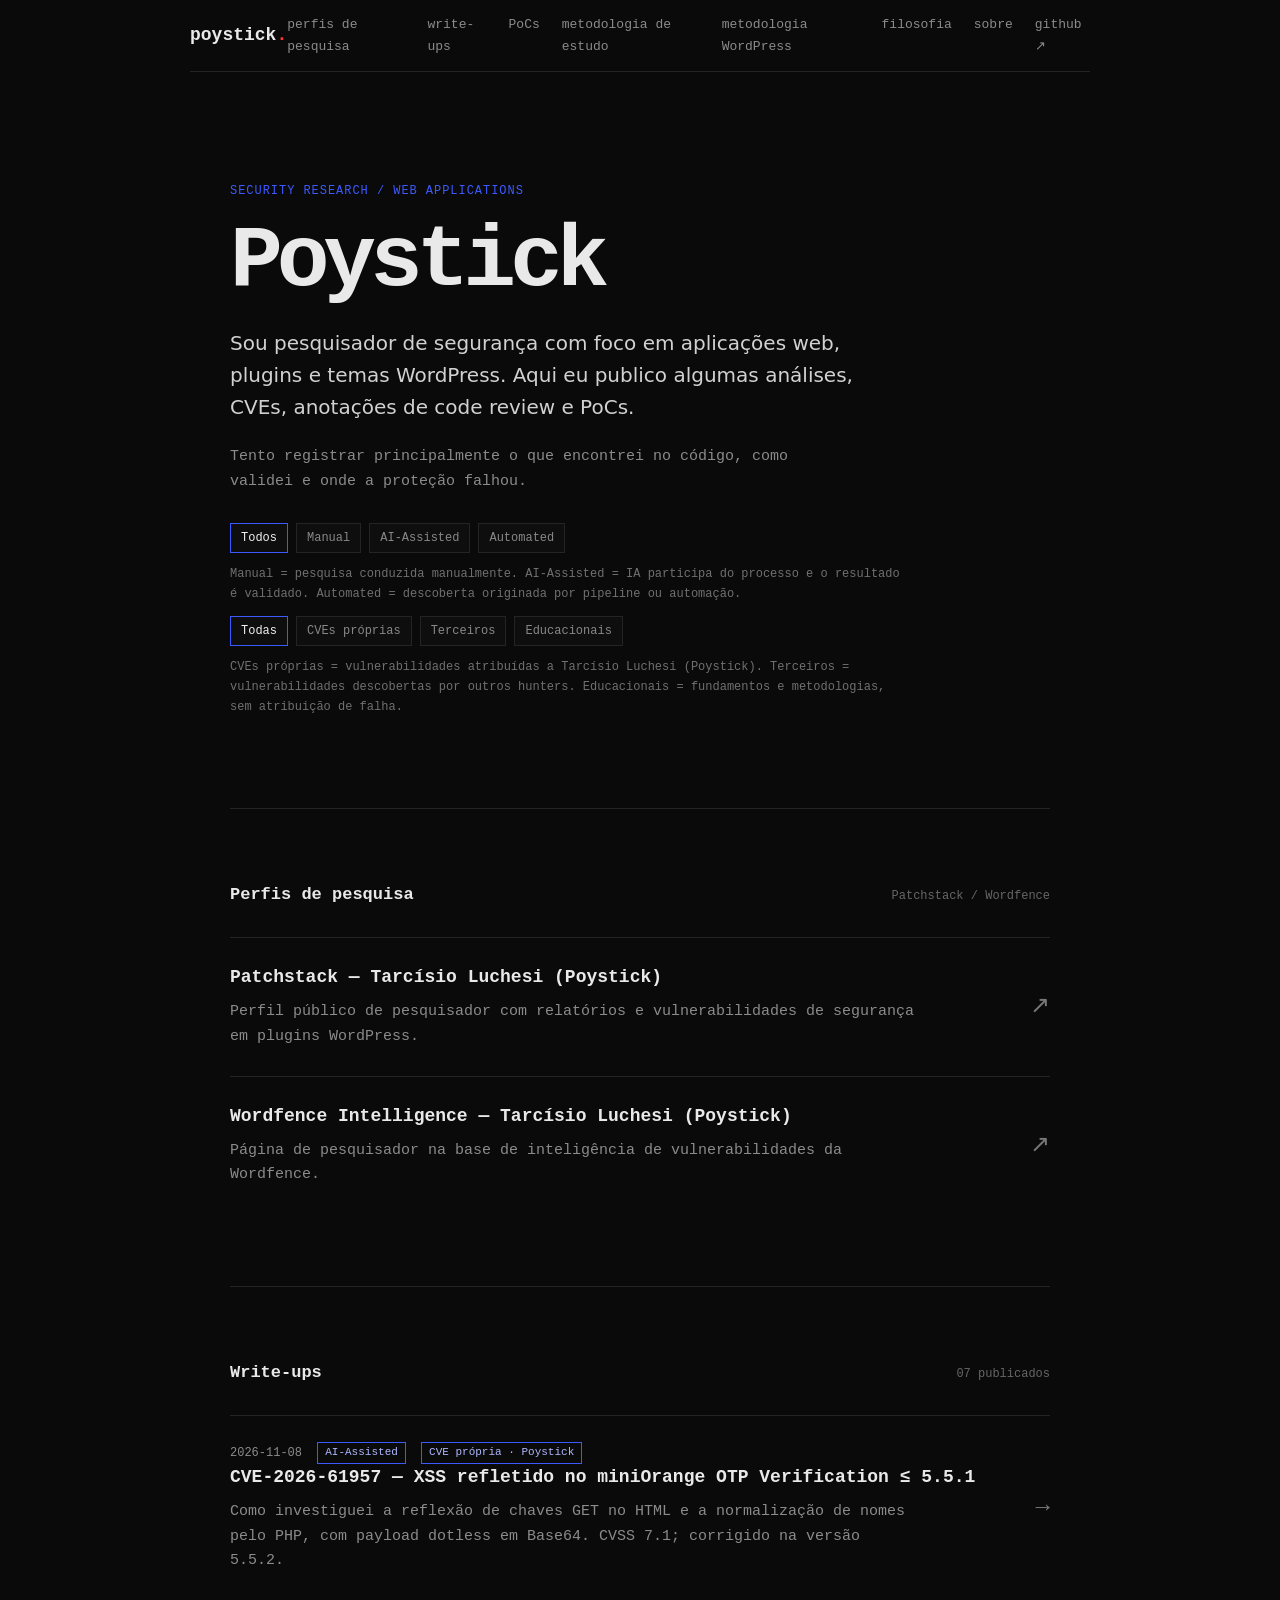
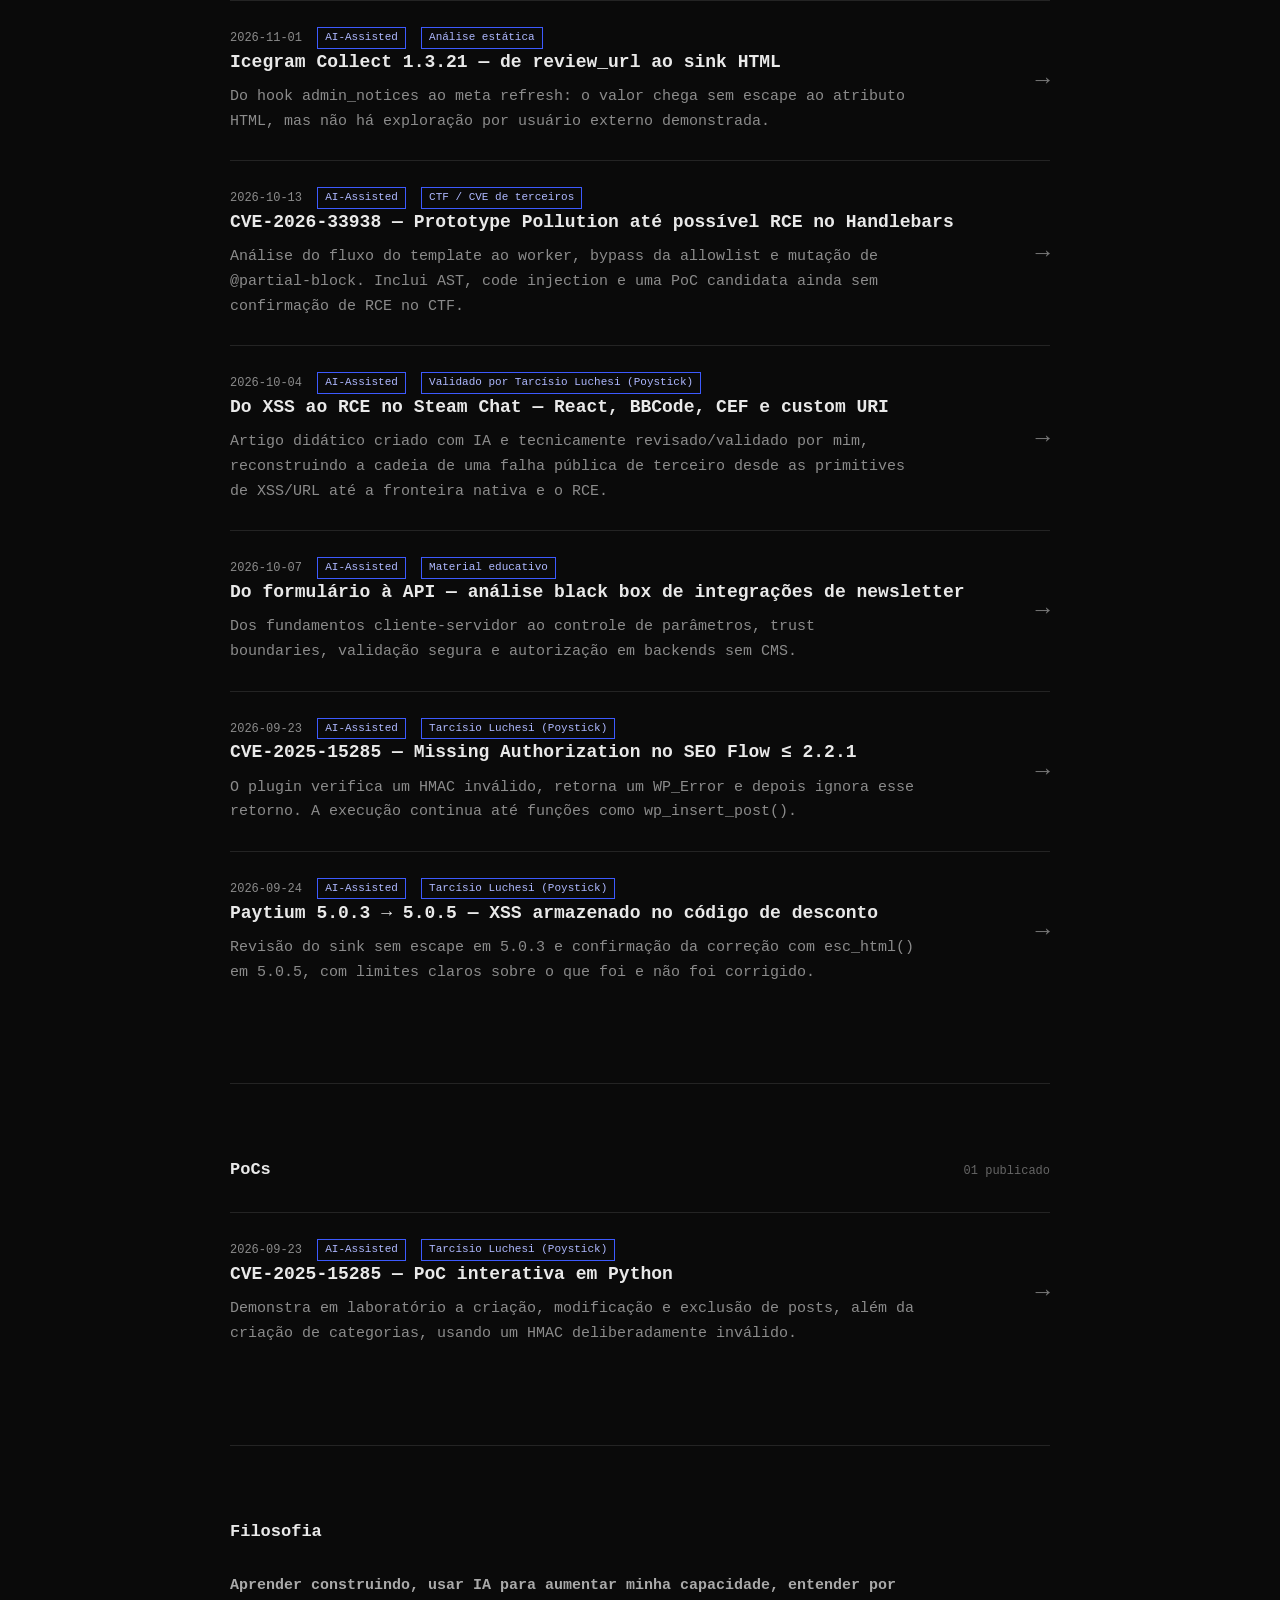
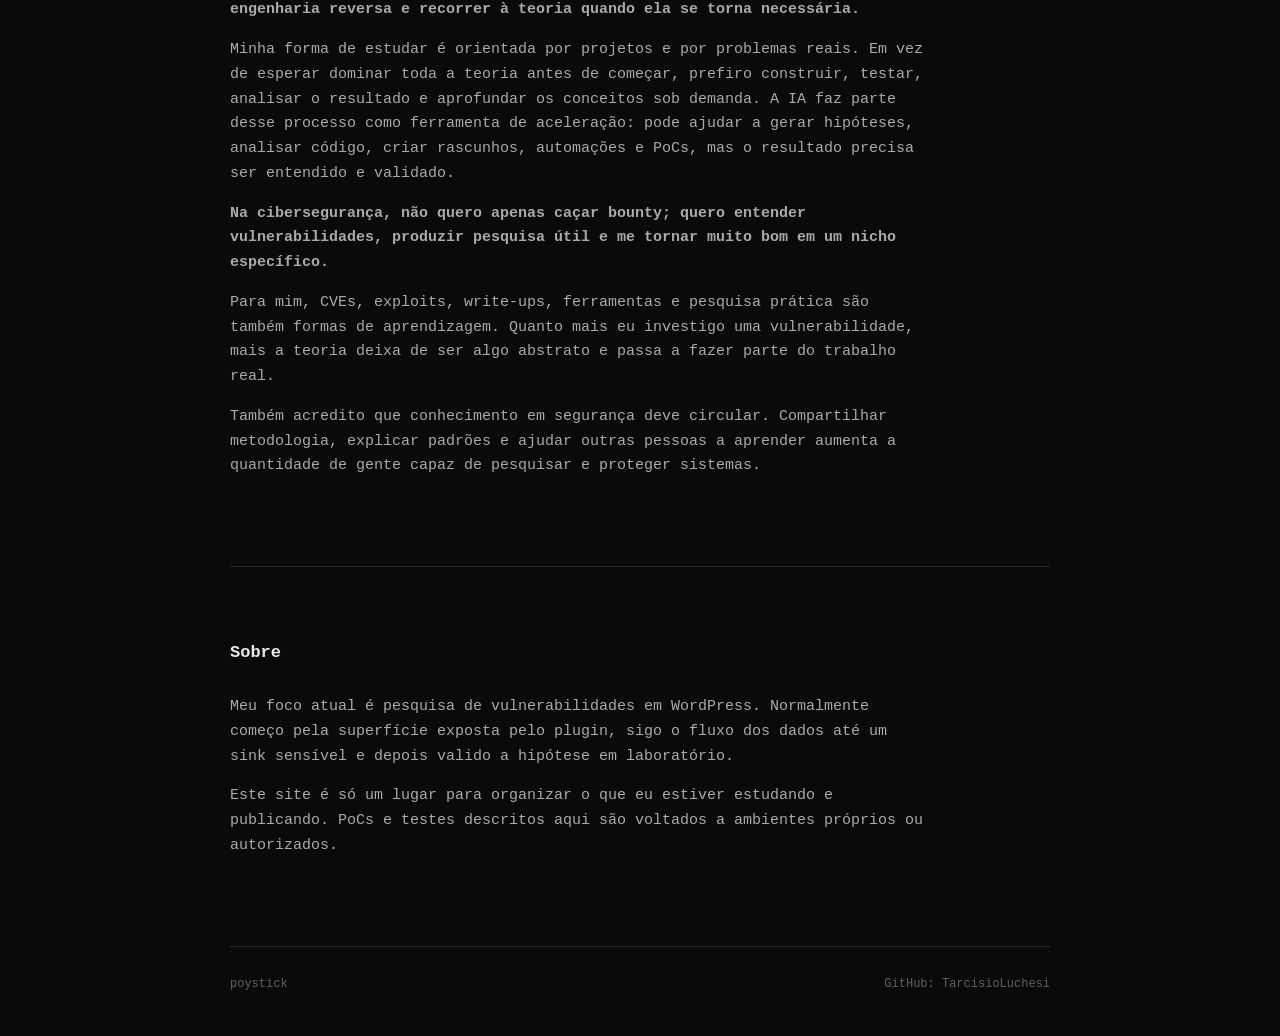
<file: index.html>
<!doctype html>
<html lang="pt-BR">
<head>
  <meta charset="utf-8">
  <meta name="viewport" content="width=device-width, initial-scale=1">
  <meta name="description" content="Poystick — pesquisa de segurança em WordPress, write-ups e provas de conceito.">
  <meta name="theme-color" content="#0a0a0a">
  <title>poystick</title>
  <style>
:root{
  --bg:#0a0a0a;
  --surface:#111111;
  --text:#e9e9e9;
  --muted:#8b8b8b;
  --line:#242424;
  --red:#ff3434;
  --blue:#3d5afe;
}

*{box-sizing:border-box}
html{scroll-behavior:smooth}

body{
  margin:0;
  background:var(--bg);
  color:var(--text);
  font-family:ui-monospace,SFMono-Regular,Menlo,Monaco,Consolas,"Liberation Mono",monospace;
  font-size:15px;
  line-height:1.65;
}

a{color:inherit;text-decoration:none}

.wrap{
  width:min(820px,calc(100% - 40px));
  margin:0 auto;
}

.site-header{
  width:min(900px,calc(100% - 32px));
  margin:0 auto;
  min-height:72px;
  display:flex;
  align-items:center;
  justify-content:space-between;
  border-bottom:1px solid var(--line);
}

.logo{
  font-weight:700;
  font-size:18px;
}

.logo span{color:var(--red)}

nav{
  display:flex;
  gap:22px;
  color:var(--muted);
  font-size:13px;
}

nav a:hover{color:var(--text)}

.intro{
  padding:110px 0 90px;
  border-bottom:1px solid var(--line);
}

.label{
  margin:0 0 18px;
  color:var(--blue);
  font-size:12px;
  text-transform:uppercase;
  letter-spacing:.08em;
}

h1{
  margin:0 0 24px;
  font-size:clamp(48px,10vw,88px);
  line-height:.95;
  letter-spacing:-.07em;
}

.lead{
  max-width:680px;
  margin:0;
  font-family:Inter,system-ui,sans-serif;
  font-size:20px;
  line-height:1.6;
  color:#d1d1d1;
}

.small{
  max-width:620px;
  margin:22px 0 0;
  color:var(--muted);
}

.section{
  padding:72px 0;
  border-bottom:1px solid var(--line);
}

.section-title{
  display:flex;
  align-items:baseline;
  justify-content:space-between;
  gap:20px;
  margin-bottom:28px;
}

.section-title h2{
  margin:0;
  font-size:17px;
}

.section-title span{
  color:#666;
  font-size:12px;
}

.post-row{
  display:grid;
  grid-template-columns:1fr auto;
  gap:24px;
  padding:26px 0;
  border-top:1px solid var(--line);
}

.post-row:hover h3{color:var(--red)}
.post-row:hover .arrow{color:var(--blue);transform:translateX(4px)}

.post-date{
  margin:0 0 10px;
  color:#666;
  font-size:12px;
}

.method-filter,
.origin-filter{
  display:flex;
  flex-wrap:wrap;
  gap:8px;
  margin:28px 0 0;
}

.origin-filter{
  margin-top:12px;
}

.method-filter button,
.origin-filter button{
  cursor:pointer;
  padding:7px 10px;
  border:1px solid var(--line);
  background:#0e0e0e;
  color:#888;
  font:12px ui-monospace,SFMono-Regular,Menlo,monospace;
}

.method-filter button:hover,
.method-filter button.active,
.origin-filter button:hover,
.origin-filter button.active{
  border-color:var(--blue);
  color:#f0f0f0;
}

.method-badge{
  display:inline-block;
  margin-left:8px;
  padding:2px 7px;
  border:1px solid var(--blue);
  color:#aeb8ff;
  font-size:11px;
  line-height:1.4;
  vertical-align:middle;
}

.method-note{
  max-width:680px;
  margin:12px 0 0;
  color:#707070;
  font-size:12px;
}

.post-row h3{
  margin:0 0 10px;
  font-size:18px;
  line-height:1.45;
  transition:color .15s ease;
}

.post-row p{
  margin:0;
  color:var(--muted);
  max-width:690px;
}

.arrow{
  align-self:center;
  color:#777;
  font-size:24px;
  transition:.15s ease;
}

.about p{
  max-width:700px;
  color:#aaa;
}

.site-footer{
  display:flex;
  justify-content:space-between;
  gap:20px;
  padding:28px 0 42px;
  color:#606060;
  font-size:12px;
}

/* article */

.article-shell{
  width:min(760px,calc(100% - 40px));
  margin:0 auto;
  padding:80px 0 100px;
}

.article-hero{
  padding:20px 0 48px;
  border-bottom:1px solid var(--line);
}

.article-hero .kicker{
  color:var(--blue);
  font-size:12px;
  text-transform:uppercase;
}

.article-hero h1{
  margin:14px 0 12px;
  font-size:clamp(40px,8vw,70px);
}

.hero-copy{
  margin:0;
  color:#bbb;
  font-family:Inter,system-ui,sans-serif;
  font-size:18px;
  line-height:1.6;
}

.article-meta{
  display:flex;
  flex-wrap:wrap;
  gap:8px;
  margin-top:22px;
}

.article-meta span{
  padding:4px 8px;
  border:1px solid var(--line);
  color:#777;
  font-size:12px;
}

.article{
  padding-top:42px;
  color:#c2c2c2;
  font-family:Inter,system-ui,sans-serif;
  font-size:16px;
  line-height:1.8;
}

.article h2{
  margin:52px 0 12px;
  color:#f1f1f1;
  font:700 21px/1.4 ui-monospace,SFMono-Regular,Menlo,monospace;
}

.article p code{
  padding:2px 5px;
  background:#151515;
  border:1px solid var(--line);
  border-radius:4px;
  color:#eee;
}

pre{
  overflow:auto;
  margin:20px 0 28px;
  padding:18px;
  background:#0e0e0e;
  border:1px solid var(--line);
  border-left:3px solid var(--blue);
  color:#d7d7d7;
  font:13px/1.7 ui-monospace,SFMono-Regular,Menlo,monospace;
}

.flow{
  white-space:pre-wrap;
  margin:24px 0;
  padding:20px;
  background:#0e0e0e;
  border:1px solid var(--line);
  border-left:3px solid var(--red);
  color:#ddd;
  font:13px/1.8 ui-monospace,SFMono-Regular,Menlo,monospace;
}

.back-link{
  display:inline-block;
  margin-top:40px;
  color:#888;
  font-family:ui-monospace,SFMono-Regular,Menlo,monospace;
}

.back-link:hover{color:var(--red)}

@media(max-width:600px){
  .site-header{align-items:flex-start;padding:18px 0}
  nav{gap:12px;flex-wrap:wrap;justify-content:flex-end}
  .intro{padding:76px 0 64px}
  .lead{font-size:18px}
  .site-footer{flex-direction:column}
}

</style>
</head>
<body>
  <header class="site-header">
    <a class="logo" href="./">poystick<span>.</span></a>
    <nav>
      <a href="#perfis">perfis de pesquisa</a>
      <a href="#writeups">write-ups</a>
      <a href="#pocs">PoCs</a>
      <a href="methodology.html">metodologia de estudo</a>
      <a href="wordpress-methodology.html">metodologia WordPress</a>
      <a href="#filosofia">filosofia</a>
      <a href="#sobre">sobre</a>
      <a href="https://github.com/TarcisioLuchesi">github ↗</a>
    </nav>
  </header>

  <main class="wrap">
    <section class="intro">
      <p class="label">security research / web applications</p>
      <h1>Poystick</h1>
      <p class="lead">
        Sou pesquisador de segurança com foco em aplicações web, plugins e temas WordPress.
        Aqui eu publico algumas análises, CVEs, anotações de code review e PoCs.
      </p>
      <p class="small">
        Tento registrar principalmente o que encontrei no código, como validei e onde a proteção falhou.
      </p>

      <div class="method-filter" aria-label="Filtrar publicações pelo método de pesquisa">
        <button type="button" class="active" data-filter="all">Todos</button>
        <button type="button" data-filter="manual">Manual</button>
        <button type="button" data-filter="ai-assisted">AI-Assisted</button>
        <button type="button" data-filter="automated">Automated</button>
      </div>
      <p class="method-note">
        Manual = pesquisa conduzida manualmente. AI-Assisted = IA participa do processo e o resultado é validado.
        Automated = descoberta originada por pipeline ou automação.
      </p>

      <div class="origin-filter" aria-label="Filtrar publicações por autoria da vulnerabilidade">
        <button type="button" class="active" data-origin-filter="all">Todas</button>
        <button type="button" data-origin-filter="own">CVEs próprias</button>
        <button type="button" data-origin-filter="third-party">Terceiros</button>
        <button type="button" data-origin-filter="educational">Educacionais</button>
      </div>
      <p class="method-note">
        CVEs próprias = vulnerabilidades atribuídas a Tarcísio Luchesi (Poystick).
        Terceiros = vulnerabilidades descobertas por outros hunters. Educacionais = fundamentos e metodologias, sem atribuição de falha.
      </p>
    </section>

    <section id="perfis" class="section">
      <div class="section-title">
        <h2>Perfis de pesquisa</h2>
        <span>Patchstack / Wordfence</span>
      </div>

      <a class="post-row" href="https://patchstack.com/database/researchers/2a640aab-c775-44da-91f8-df6b213fdd4f" target="_blank" rel="noopener noreferrer">
        <div>
          <h3>Patchstack — Tarcísio Luchesi (Poystick)</h3>
          <p>
            Perfil público de pesquisador com relatórios e vulnerabilidades de segurança
            em plugins WordPress.
          </p>
        </div>
        <span class="arrow" aria-hidden="true">↗</span>
      </a>

      <a class="post-row" href="https://www.wordfence.com/threat-intel/vulnerabilities/researchers/tarcisio-luchesi-de-almeida-silva-poystick?sortby=date&amp;sort=asc" target="_blank" rel="noopener noreferrer">
        <div>
          <h3>Wordfence Intelligence — Tarcísio Luchesi (Poystick)</h3>
          <p>
            Página de pesquisador na base de inteligência de vulnerabilidades da Wordfence.
          </p>
        </div>
        <span class="arrow" aria-hidden="true">↗</span>
      </a>
    </section>

    <section id="writeups" class="section">
      <div class="section-title">
        <h2>Write-ups</h2>
        <span>07 publicados</span>
      </div>

      <a class="post-row" data-method="ai-assisted" data-origin="own" href="research/xss-refletido-php-waf-dotless-base64.html">
        <div>
          <p class="post-date">2026-11-08 <span class="method-badge">AI-Assisted</span> <span class="method-badge">CVE própria · Poystick</span></p>
          <h3>CVE-2026-61957 — XSS refletido no miniOrange OTP Verification ≤ 5.5.1</h3>
          <p>
            Como investiguei a reflexão de chaves GET no HTML e a normalização de nomes
            pelo PHP, com payload dotless em Base64. CVSS 7.1; corrigido na versão 5.5.2.
          </p>
        </div>
        <span class="arrow">→</span>
      </a>

      <a class="post-row" data-method="ai-assisted" data-origin="educational" href="research/icegram-collect-1.3.21-review-url-sem-escape.html">
        <div>
          <p class="post-date">2026-11-01 <span class="method-badge">AI-Assisted</span> <span class="method-badge">Análise estática</span></p>
          <h3>Icegram Collect 1.3.21 — de review_url ao sink HTML</h3>
          <p>
            Do hook admin_notices ao meta refresh: o valor chega sem escape ao atributo HTML,
            mas não há exploração por usuário externo demonstrada.
          </p>
        </div>
        <span class="arrow">→</span>
      </a>

      <a class="post-row" data-method="ai-assisted" data-origin="third-party" href="research/cve-2026-33938-handlebars-ctf.html">
        <div>
          <p class="post-date">2026-10-13 <span class="method-badge">AI-Assisted</span> <span class="method-badge">CTF / CVE de terceiros</span></p>
          <h3>CVE-2026-33938 — Prototype Pollution até possível RCE no Handlebars</h3>
          <p>
            Análise do fluxo do template ao worker, bypass da allowlist e mutação de @partial-block.
            Inclui AST, code injection e uma PoC candidata ainda sem confirmação de RCE no CTF.
          </p>
        </div>
        <span class="arrow">→</span>
      </a>

      <a class="post-row" data-method="ai-assisted" data-origin="third-party" href="research/steam-chat-xss-to-rce.html">
        <div>
          <p class="post-date">2026-10-04 <span class="method-badge">AI-Assisted</span> <span class="method-badge">Validado por Tarcísio Luchesi (Poystick)</span></p>
          <h3>Do XSS ao RCE no Steam Chat — React, BBCode, CEF e custom URI</h3>
          <p>
            Artigo didático criado com IA e tecnicamente revisado/validado por mim, reconstruindo a cadeia
            de uma falha pública de terceiro desde as primitives de XSS/URL até a fronteira nativa e o RCE.
          </p>
        </div>
        <span class="arrow">→</span>
      </a>

      <a class="post-row" data-method="ai-assisted" data-origin="educational" href="research/black-box-newsletter-consent.html">
        <div>
          <p class="post-date">2026-10-07 <span class="method-badge">AI-Assisted</span> <span class="method-badge">Material educativo</span></p>
          <h3>Do formulário à API — análise black box de integrações de newsletter</h3>
          <p>
            Dos fundamentos cliente-servidor ao controle de parâmetros, trust boundaries,
            validação segura e autorização em backends sem CMS.
          </p>
        </div>
        <span class="arrow">→</span>
      </a>

      <a class="post-row" data-method="ai-assisted" data-origin="own" href="research/cve-2025-15285.html">
        <div>
          <p class="post-date">2026-09-23 <span class="method-badge">AI-Assisted</span> <span class="method-badge">Tarcísio Luchesi (Poystick)</span></p>
          <h3>CVE-2025-15285 — Missing Authorization no SEO Flow ≤ 2.2.1</h3>
          <p>
            O plugin verifica um HMAC inválido, retorna um WP_Error e depois ignora esse retorno.
            A execução continua até funções como wp_insert_post().
          </p>
        </div>
        <span class="arrow">→</span>
      </a>

      <a class="post-row" data-method="ai-assisted" data-origin="own" href="research/paytium-5-0-3-5-0-5-xss.html">
        <div>
          <p class="post-date">2026-09-24 <span class="method-badge">AI-Assisted</span> <span class="method-badge">Tarcísio Luchesi (Poystick)</span></p>
          <h3>Paytium 5.0.3 → 5.0.5 — XSS armazenado no código de desconto</h3>
          <p>
            Revisão do sink sem escape em 5.0.3 e confirmação da correção com esc_html()
            em 5.0.5, com limites claros sobre o que foi e não foi corrigido.
          </p>
        </div>
        <span class="arrow">→</span>
      </a>
    </section>

    <section id="pocs" class="section">
      <div class="section-title">
        <h2>PoCs</h2>
        <span>01 publicado</span>
      </div>

      <a class="post-row" data-method="ai-assisted" data-origin="own" href="pocs/cve-2025-15285.html">
        <div>
          <p class="post-date">2026-09-23 <span class="method-badge">AI-Assisted</span> <span class="method-badge">Tarcísio Luchesi (Poystick)</span></p>
          <h3>CVE-2025-15285 — PoC interativa em Python</h3>
          <p>
            Demonstra em laboratório a criação, modificação e exclusão de posts,
            além da criação de categorias, usando um HMAC deliberadamente inválido.
          </p>
        </div>
        <span class="arrow">→</span>
      </a>
    </section>

    <section id="filosofia" class="section about">
      <div class="section-title">
        <h2>Filosofia</h2>
      </div>

      <p>
        <strong>Aprender construindo, usar IA para aumentar minha capacidade, entender por engenharia reversa
        e recorrer à teoria quando ela se torna necessária.</strong>
      </p>

      <p>
        Minha forma de estudar é orientada por projetos e por problemas reais. Em vez de esperar dominar toda
        a teoria antes de começar, prefiro construir, testar, analisar o resultado e aprofundar os conceitos
        sob demanda. A IA faz parte desse processo como ferramenta de aceleração: pode ajudar a gerar hipóteses,
        analisar código, criar rascunhos, automações e PoCs, mas o resultado precisa ser entendido e validado.
      </p>

      <p>
        <strong>Na cibersegurança, não quero apenas caçar bounty; quero entender vulnerabilidades,
        produzir pesquisa útil e me tornar muito bom em um nicho específico.</strong>
      </p>

      <p>
        Para mim, CVEs, exploits, write-ups, ferramentas e pesquisa prática são também formas de aprendizagem.
        Quanto mais eu investigo uma vulnerabilidade, mais a teoria deixa de ser algo abstrato e passa a fazer
        parte do trabalho real.
      </p>

      <p>
        Também acredito que conhecimento em segurança deve circular. Compartilhar metodologia, explicar padrões
        e ajudar outras pessoas a aprender aumenta a quantidade de gente capaz de pesquisar e proteger sistemas.
      </p>
    </section>

    <section id="sobre" class="section about">
      <div class="section-title">
        <h2>Sobre</h2>
      </div>
      <p>
        Meu foco atual é pesquisa de vulnerabilidades em WordPress. Normalmente começo pela
        superfície exposta pelo plugin, sigo o fluxo dos dados até um sink sensível e depois
        valido a hipótese em laboratório.
      </p>
      <p>
        Este site é só um lugar para organizar o que eu estiver estudando e publicando.
        PoCs e testes descritos aqui são voltados a ambientes próprios ou autorizados.
      </p>
    </section>
  </main>

  <footer class="site-footer wrap">
    <span>poystick</span>
    <span>GitHub: TarcisioLuchesi</span>
  </footer>

  <script>
    const filterButtons = document.querySelectorAll('.method-filter button');
    const originButtons = document.querySelectorAll('.origin-filter button');
    const posts = document.querySelectorAll('.post-row[data-method][data-origin]');

    let activeMethod = 'all';
    let activeOrigin = 'all';

    function applyFilters() {
      posts.forEach(post => {
        const methodMatches = activeMethod === 'all' || post.dataset.method === activeMethod;
        const originMatches = activeOrigin === 'all' || post.dataset.origin === activeOrigin;
        post.style.display = methodMatches && originMatches ? 'grid' : 'none';
      });
    }

    filterButtons.forEach(button => {
      button.addEventListener('click', () => {
        activeMethod = button.dataset.filter;
        filterButtons.forEach(item => item.classList.remove('active'));
        button.classList.add('active');
        applyFilters();
      });
    });

    originButtons.forEach(button => {
      button.addEventListener('click', () => {
        activeOrigin = button.dataset.originFilter;
        originButtons.forEach(item => item.classList.remove('active'));
        button.classList.add('active');
        applyFilters();
      });
    });
  </script>
</body>
</html>
</file>
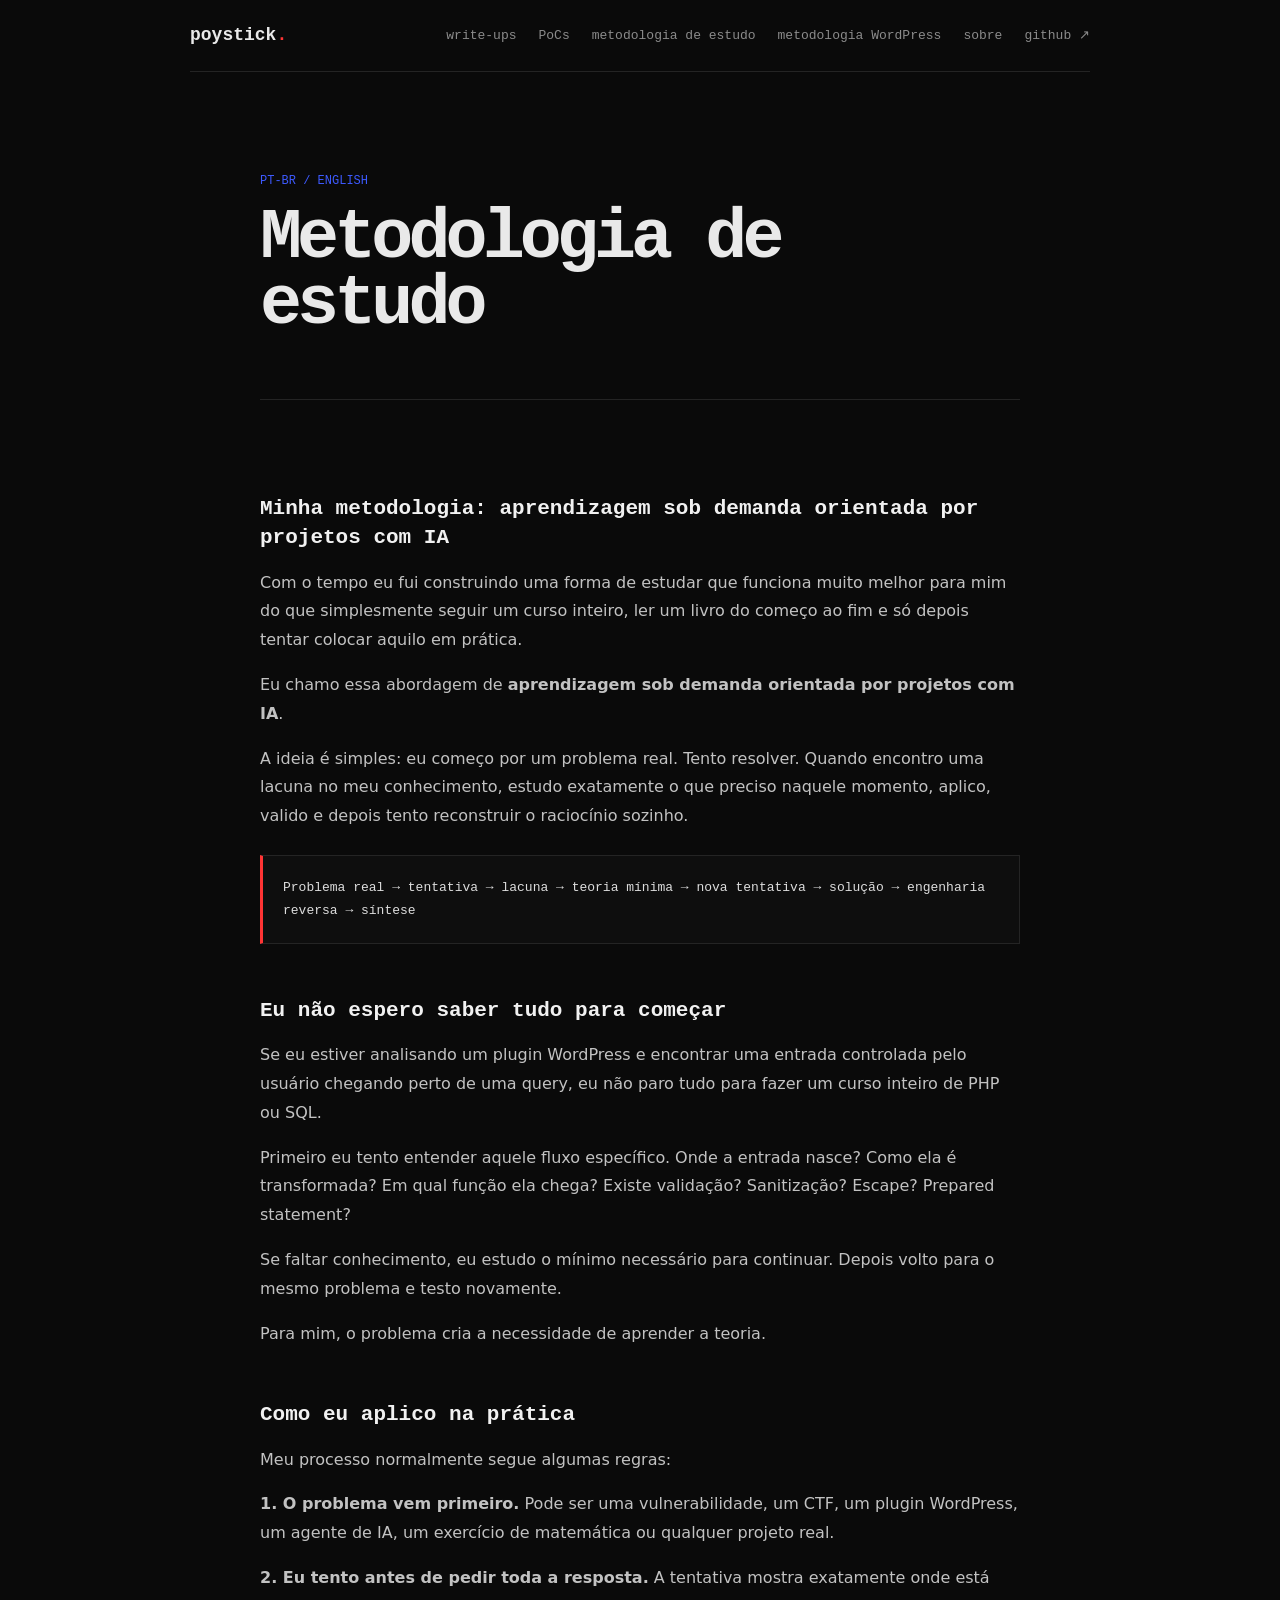
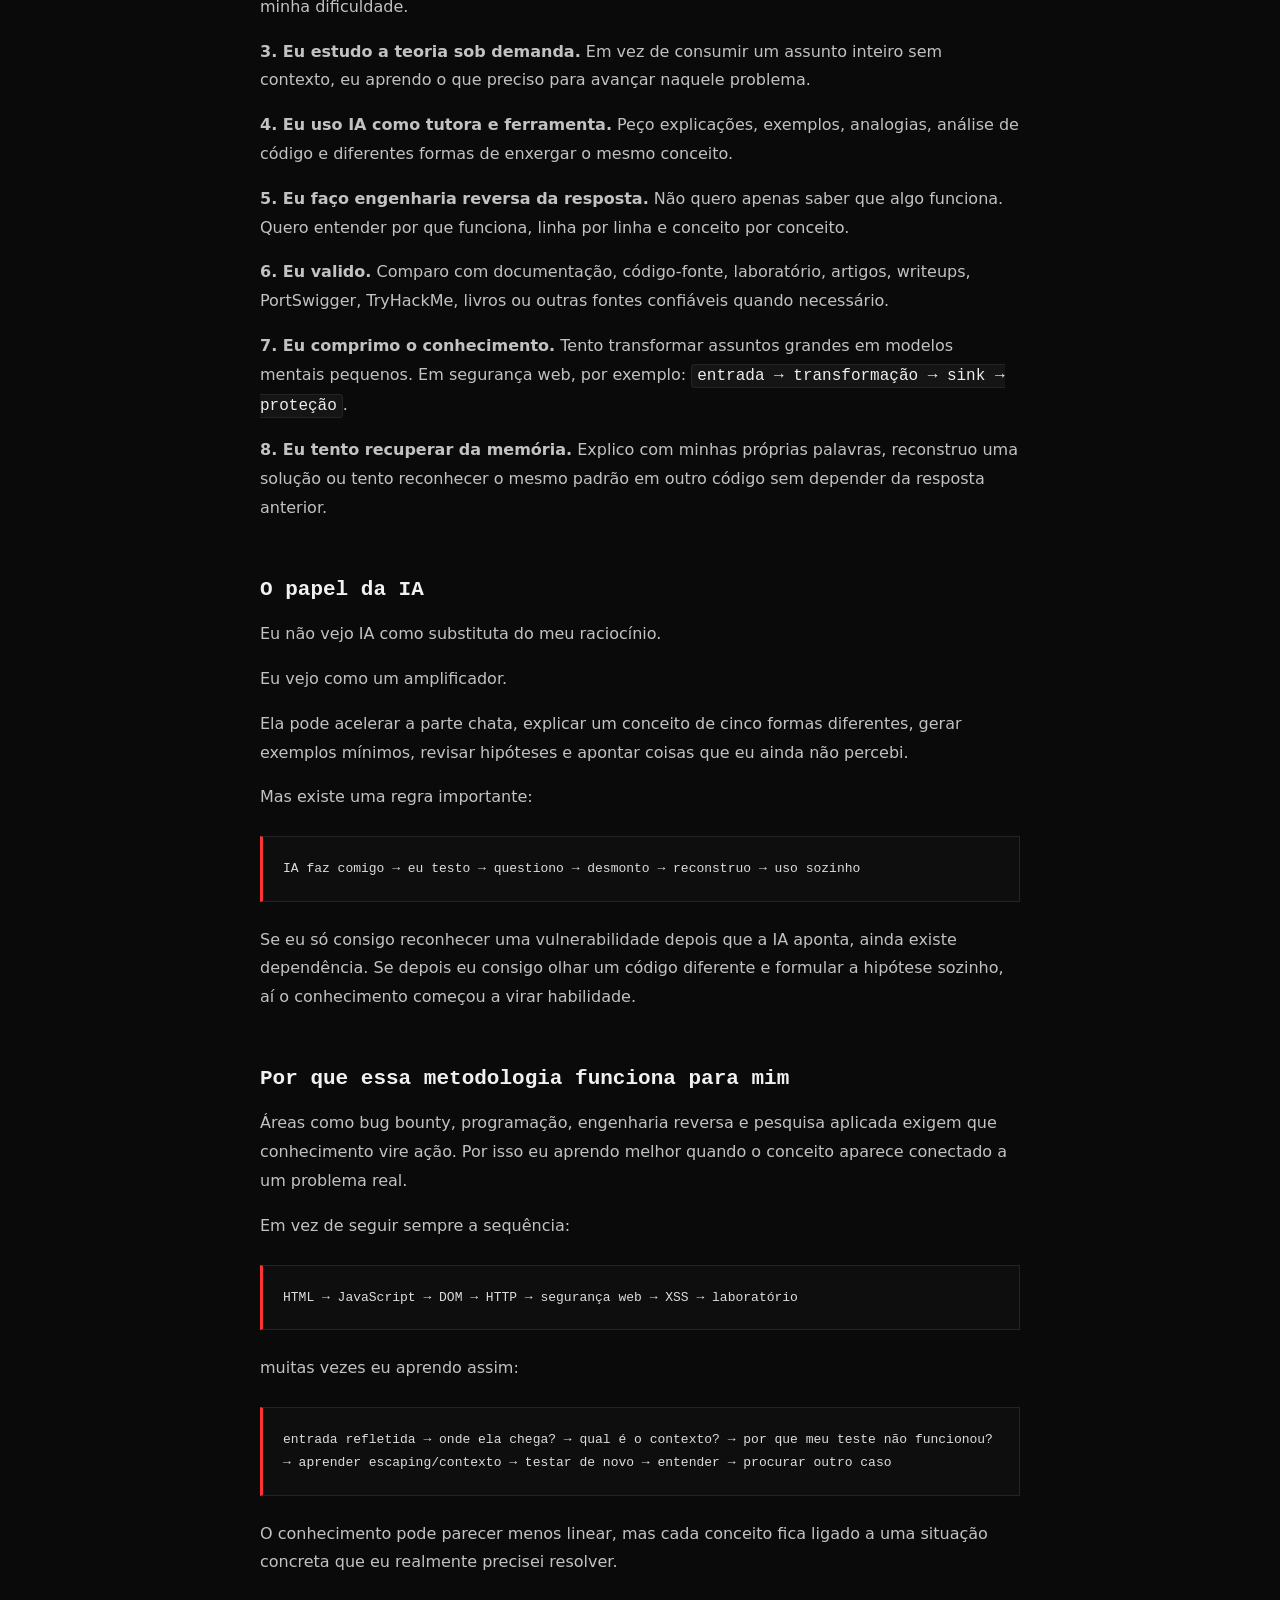
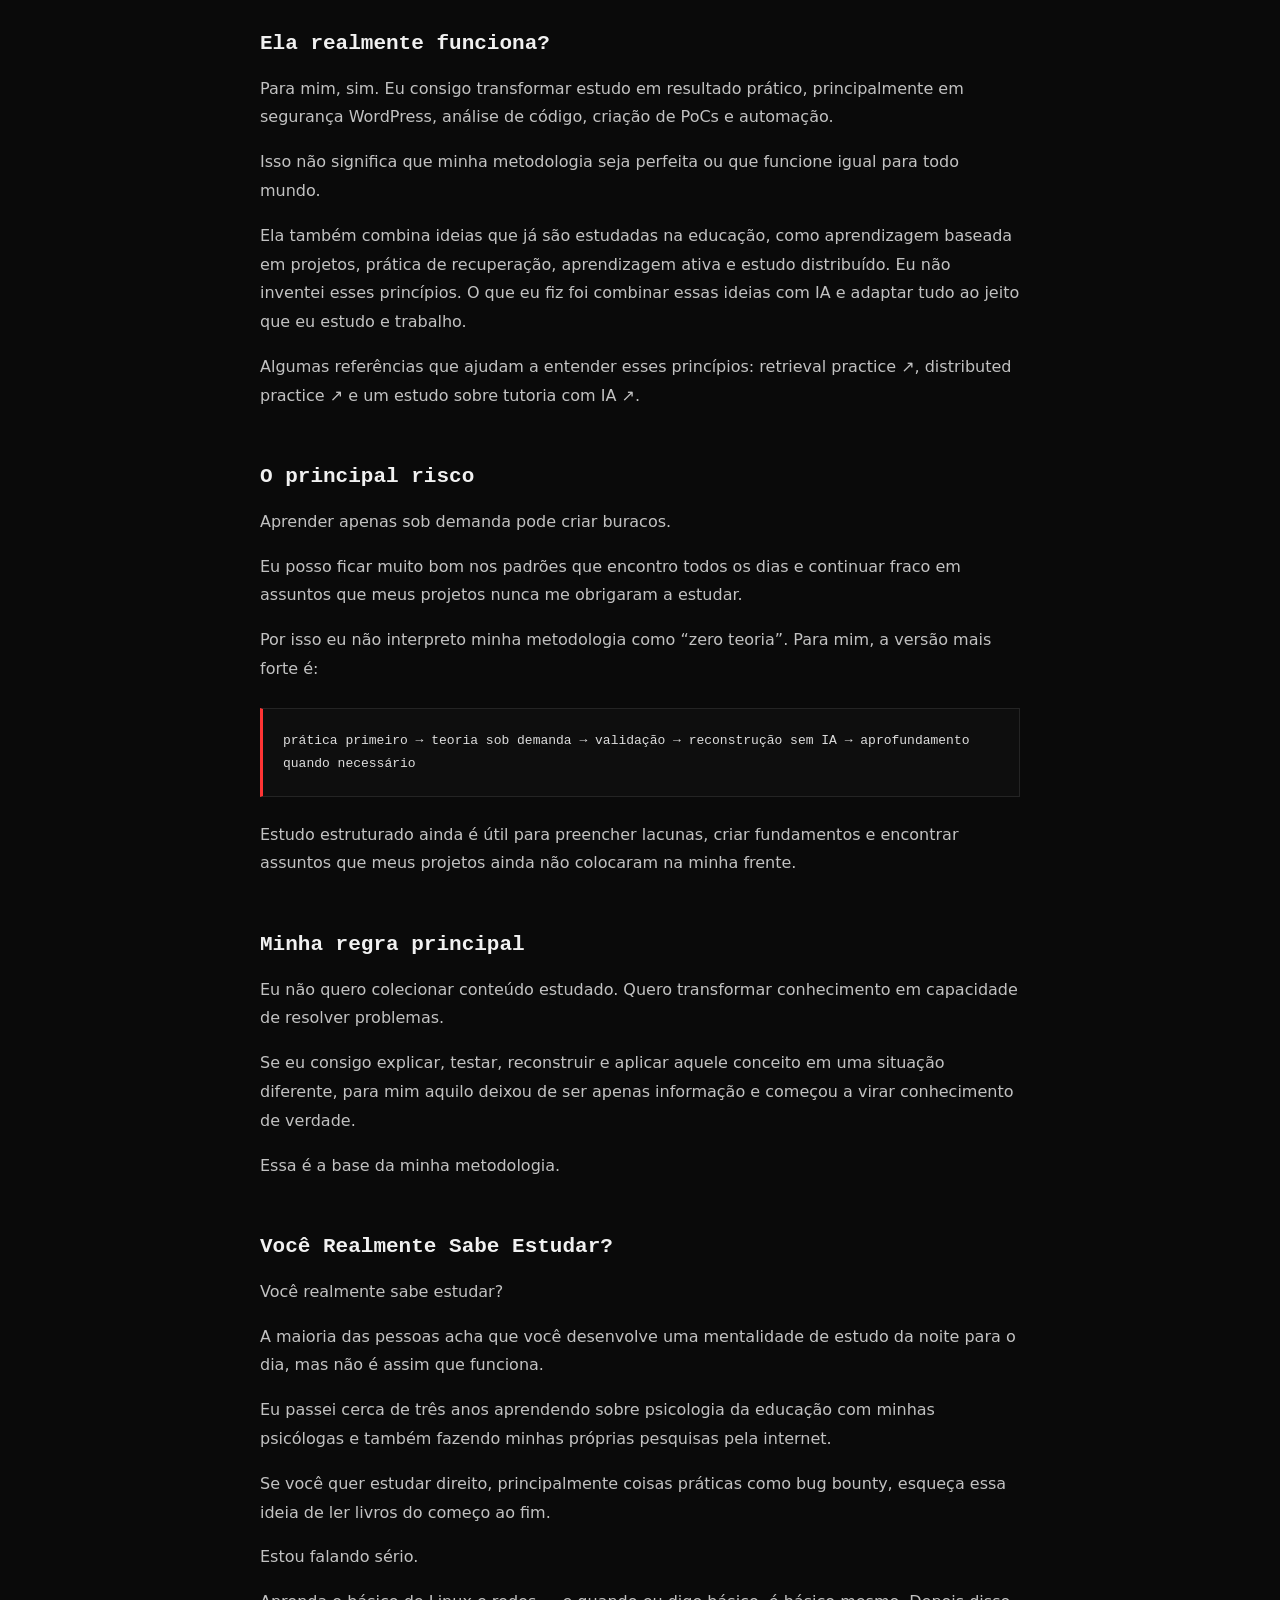
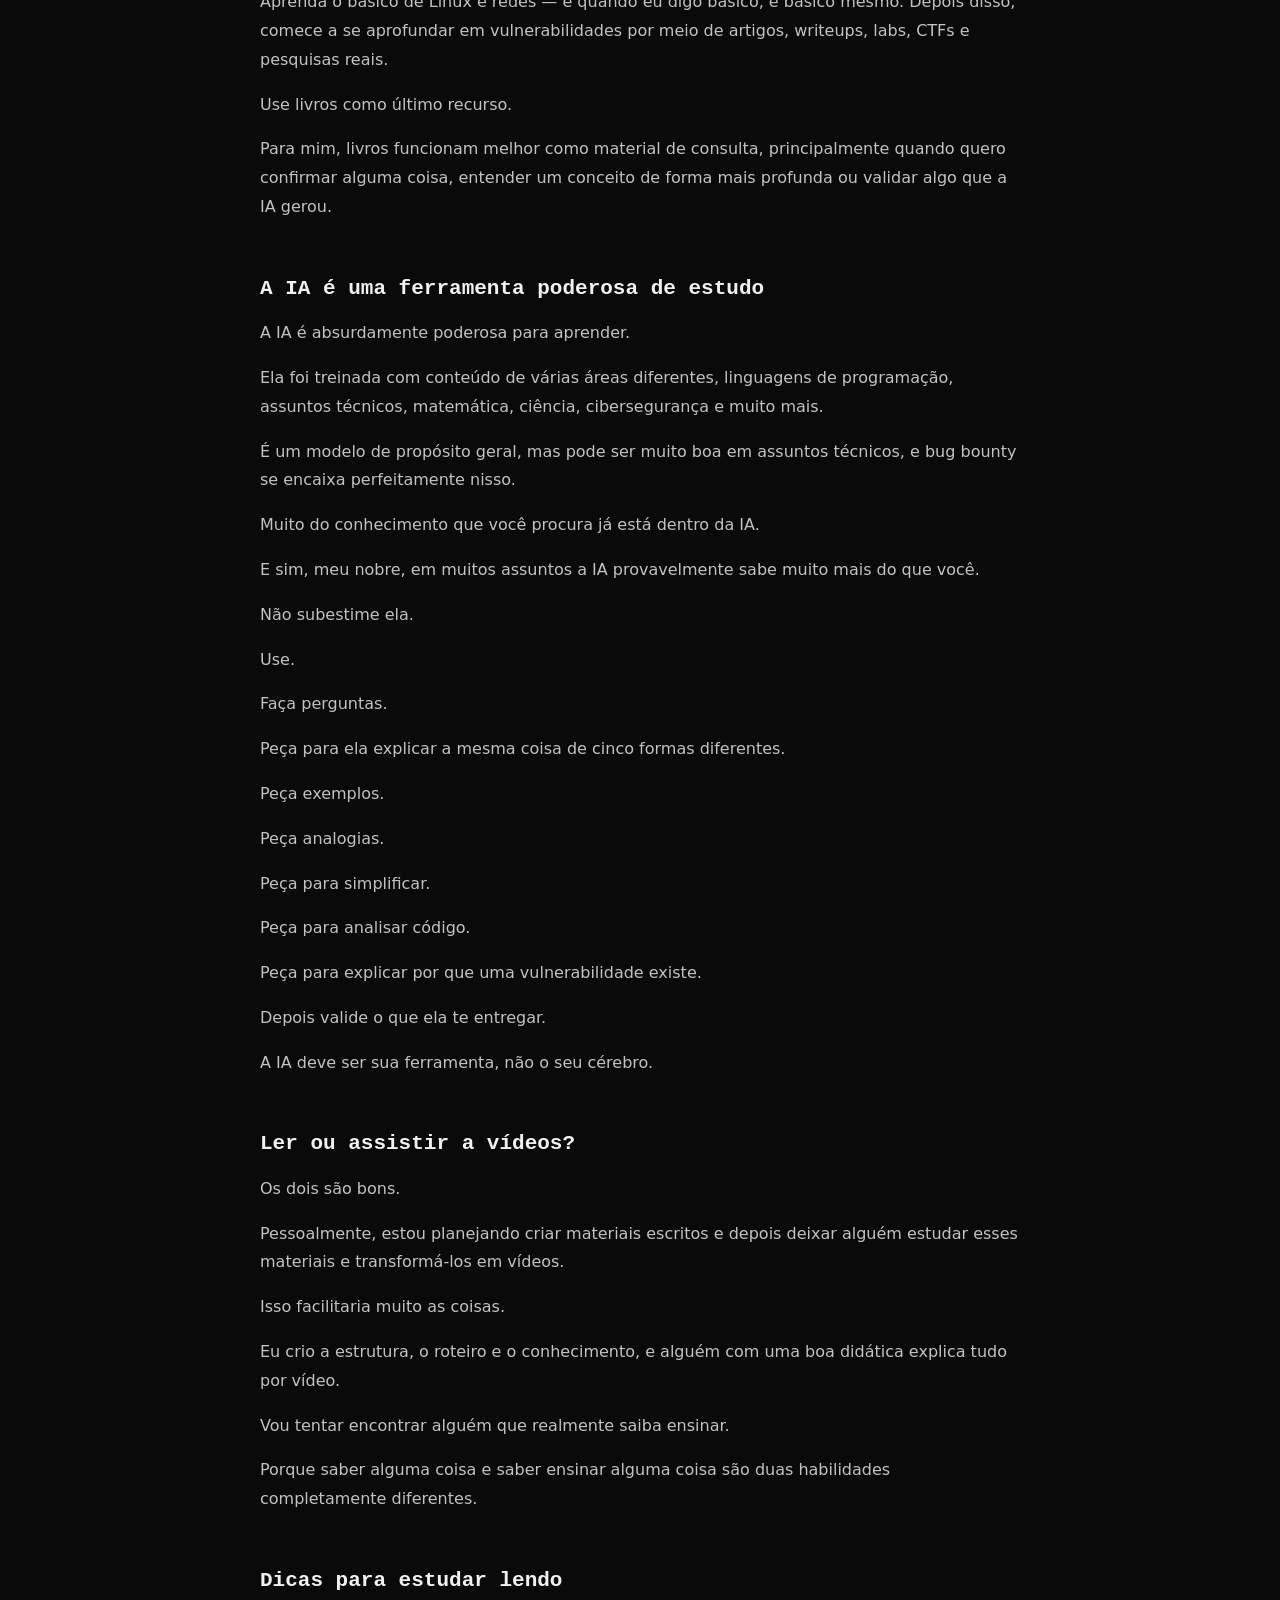
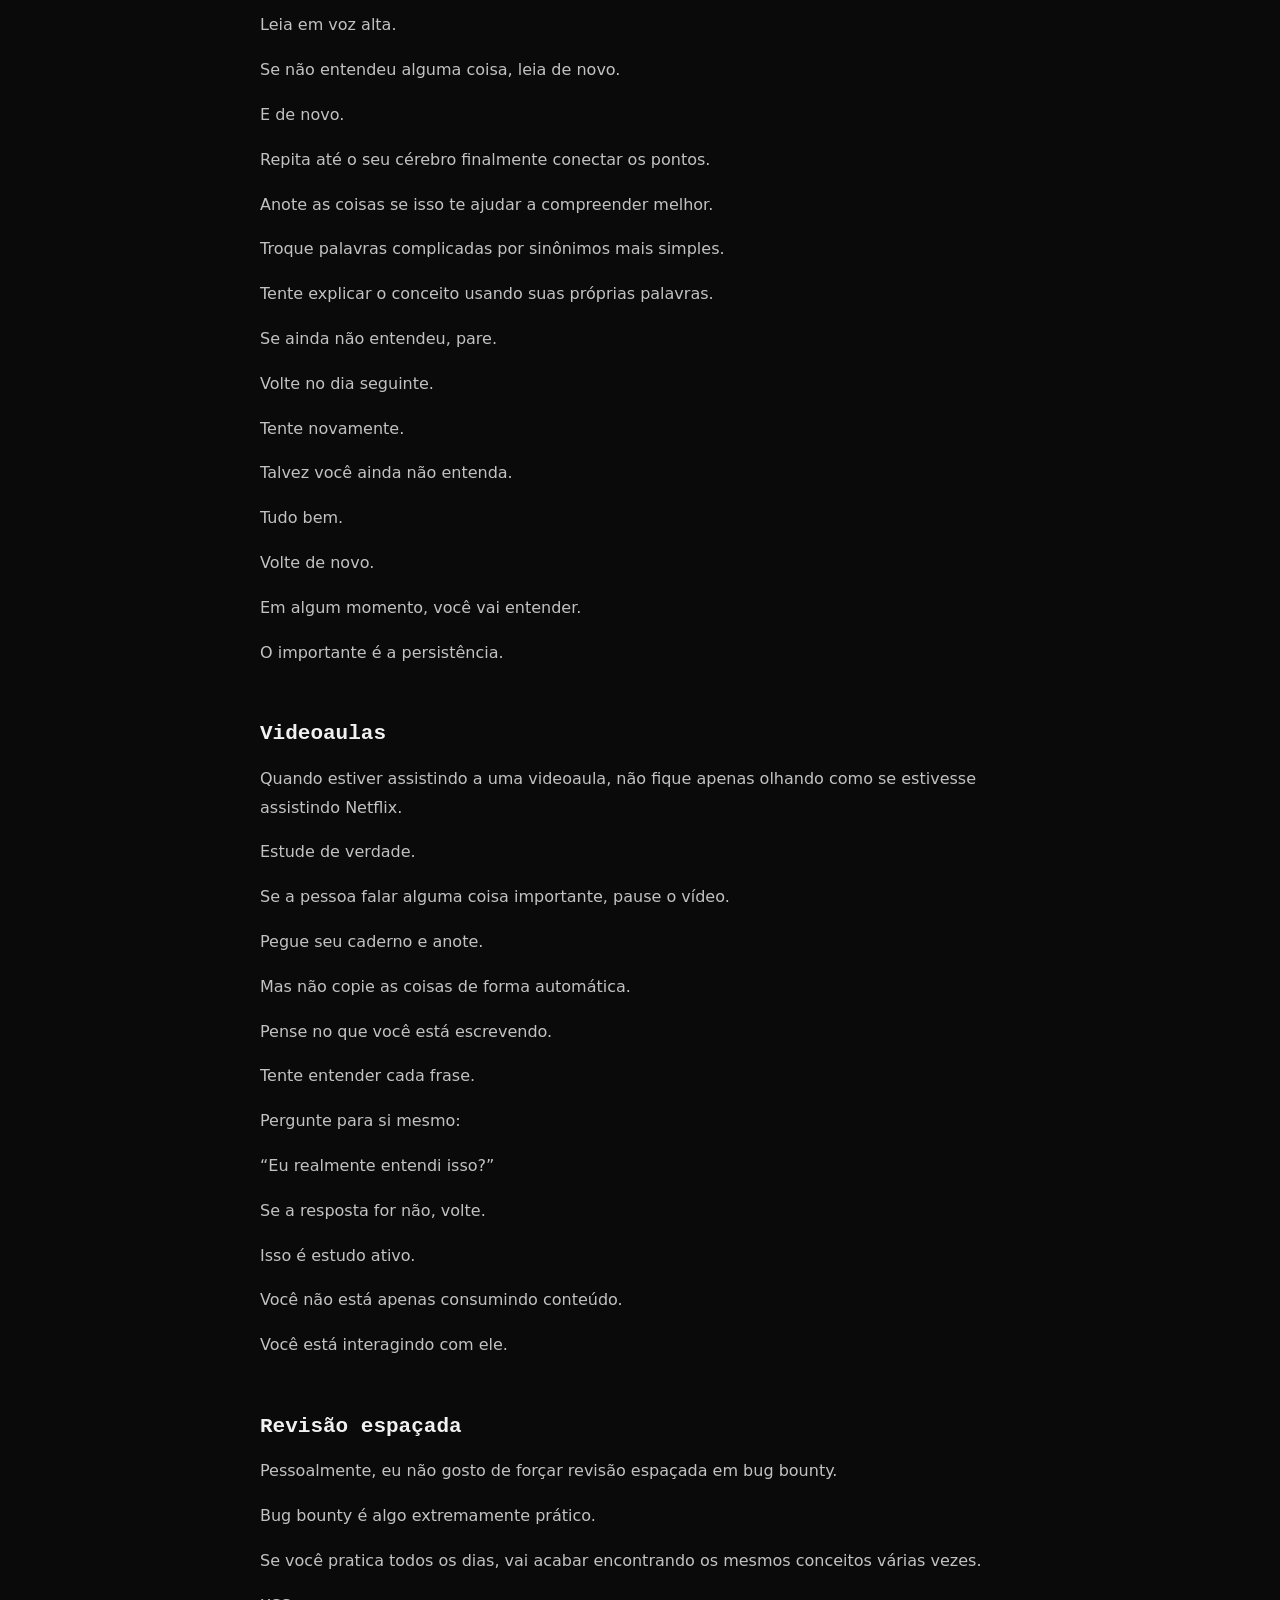
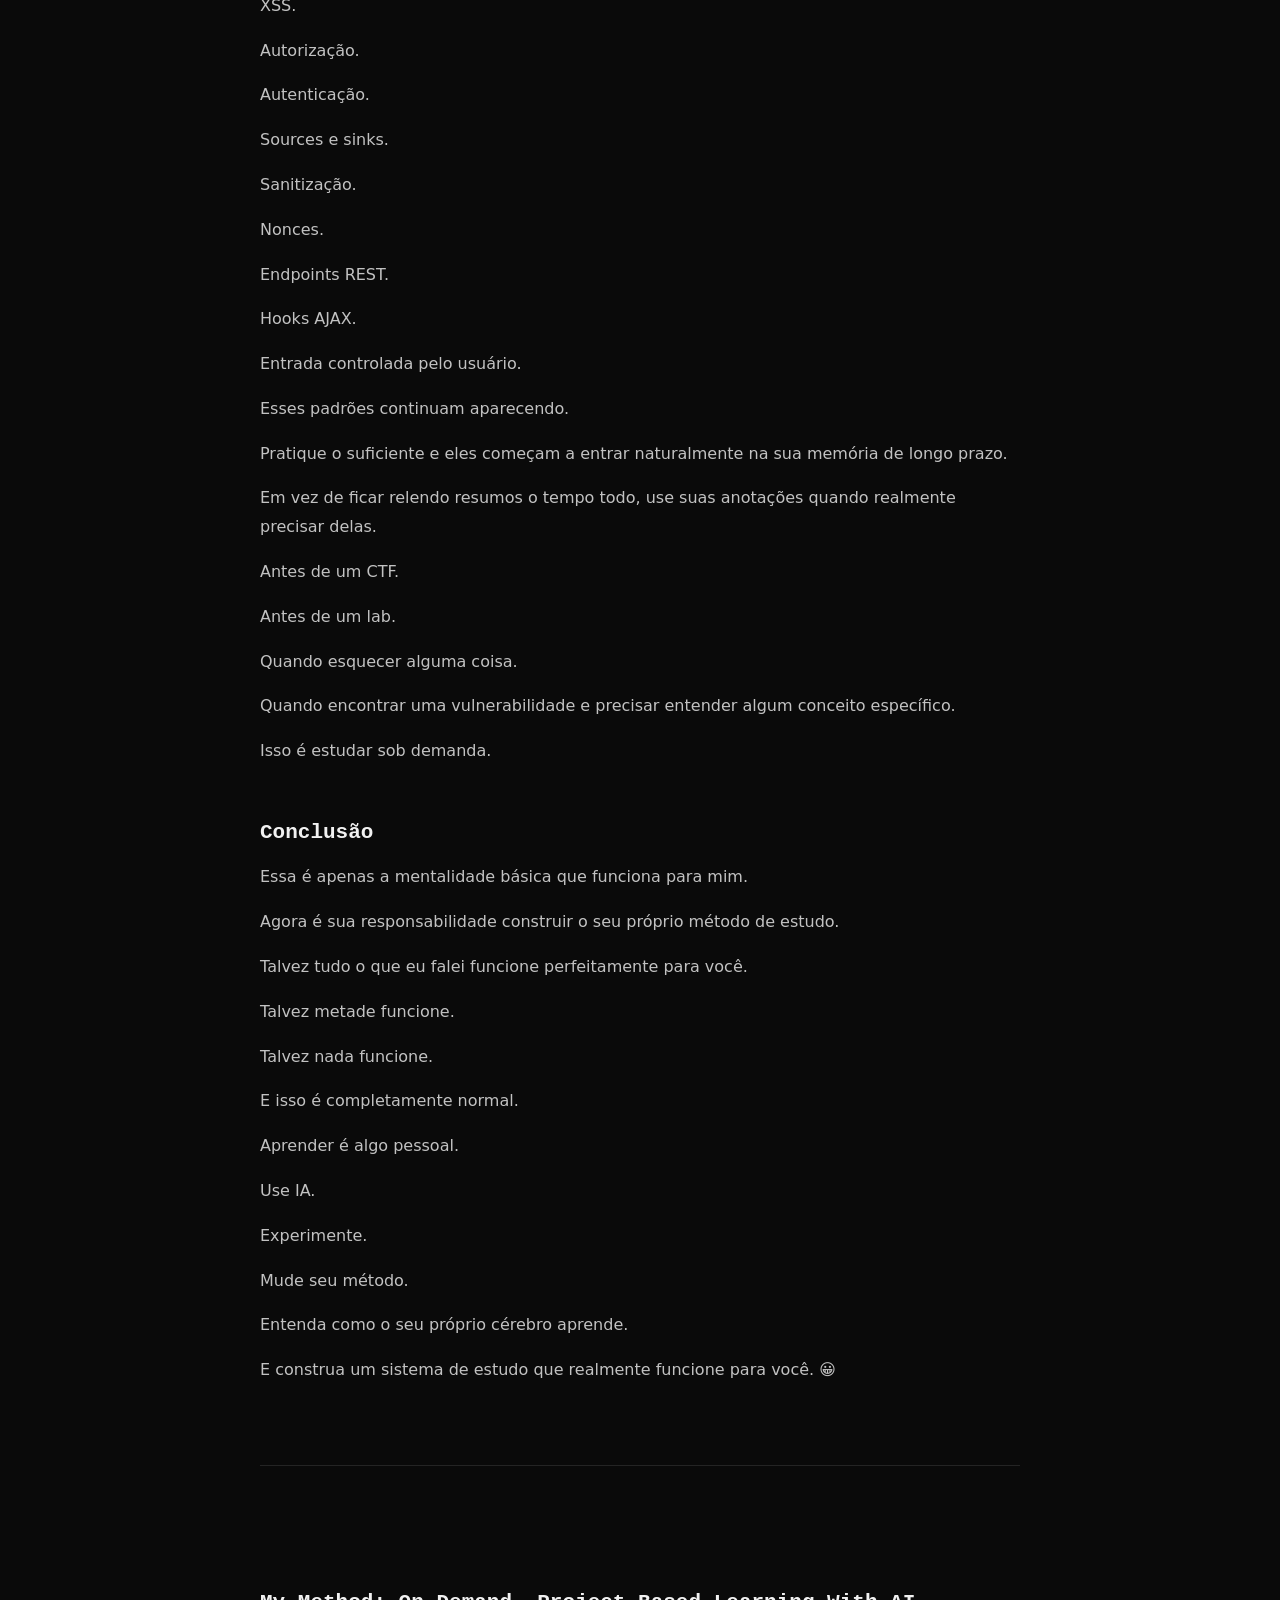
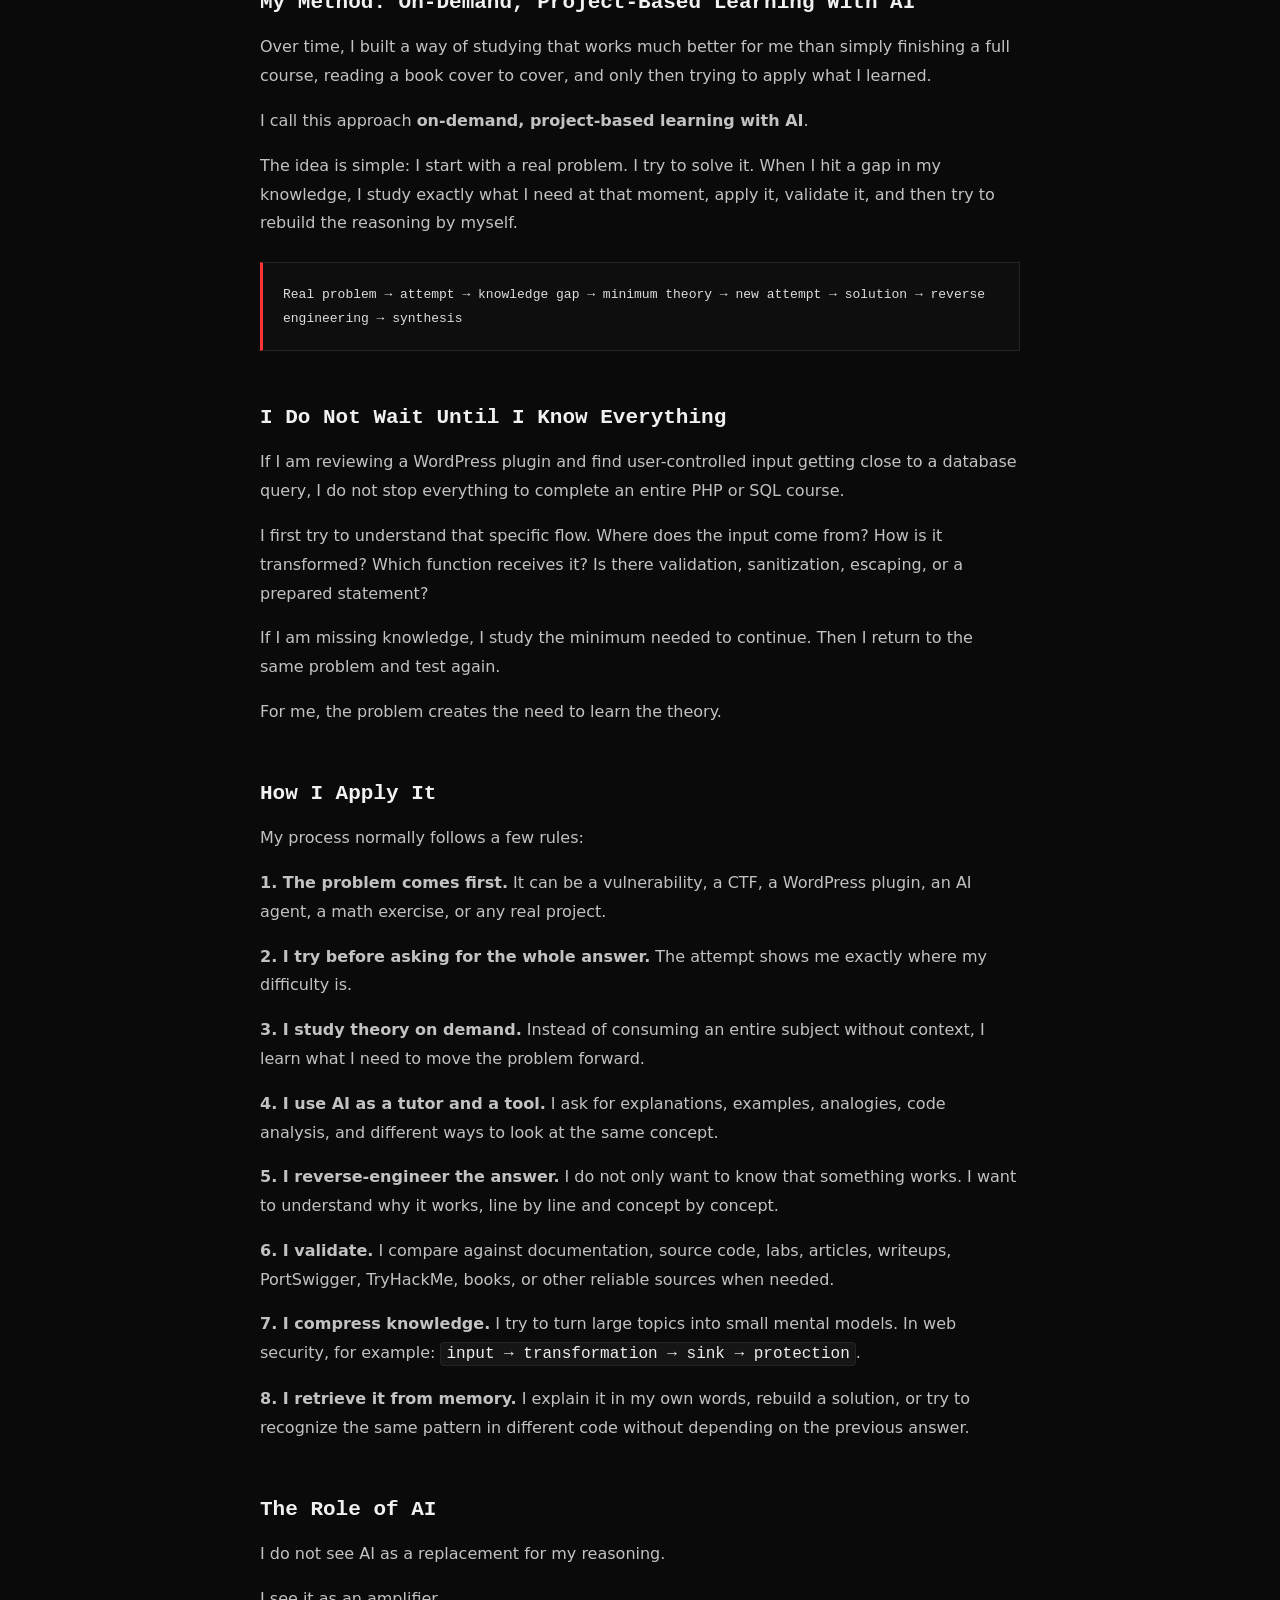
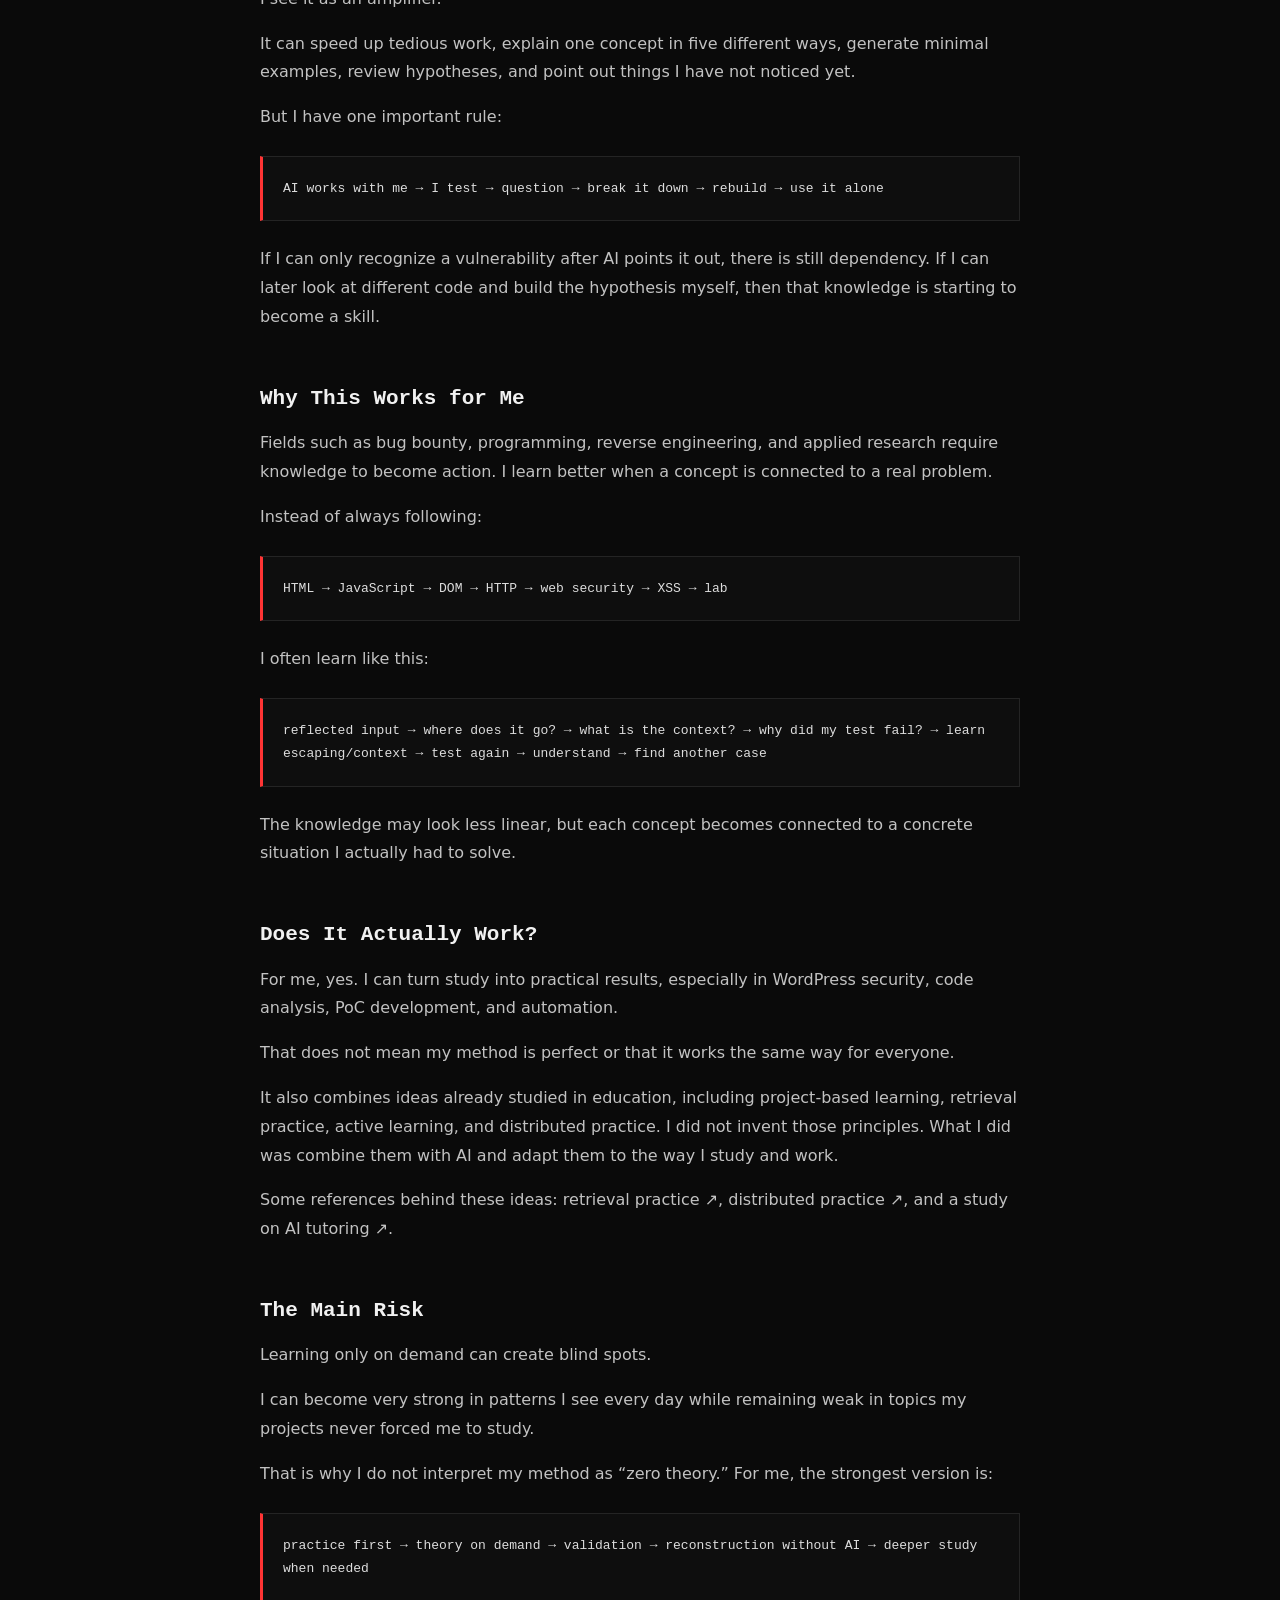
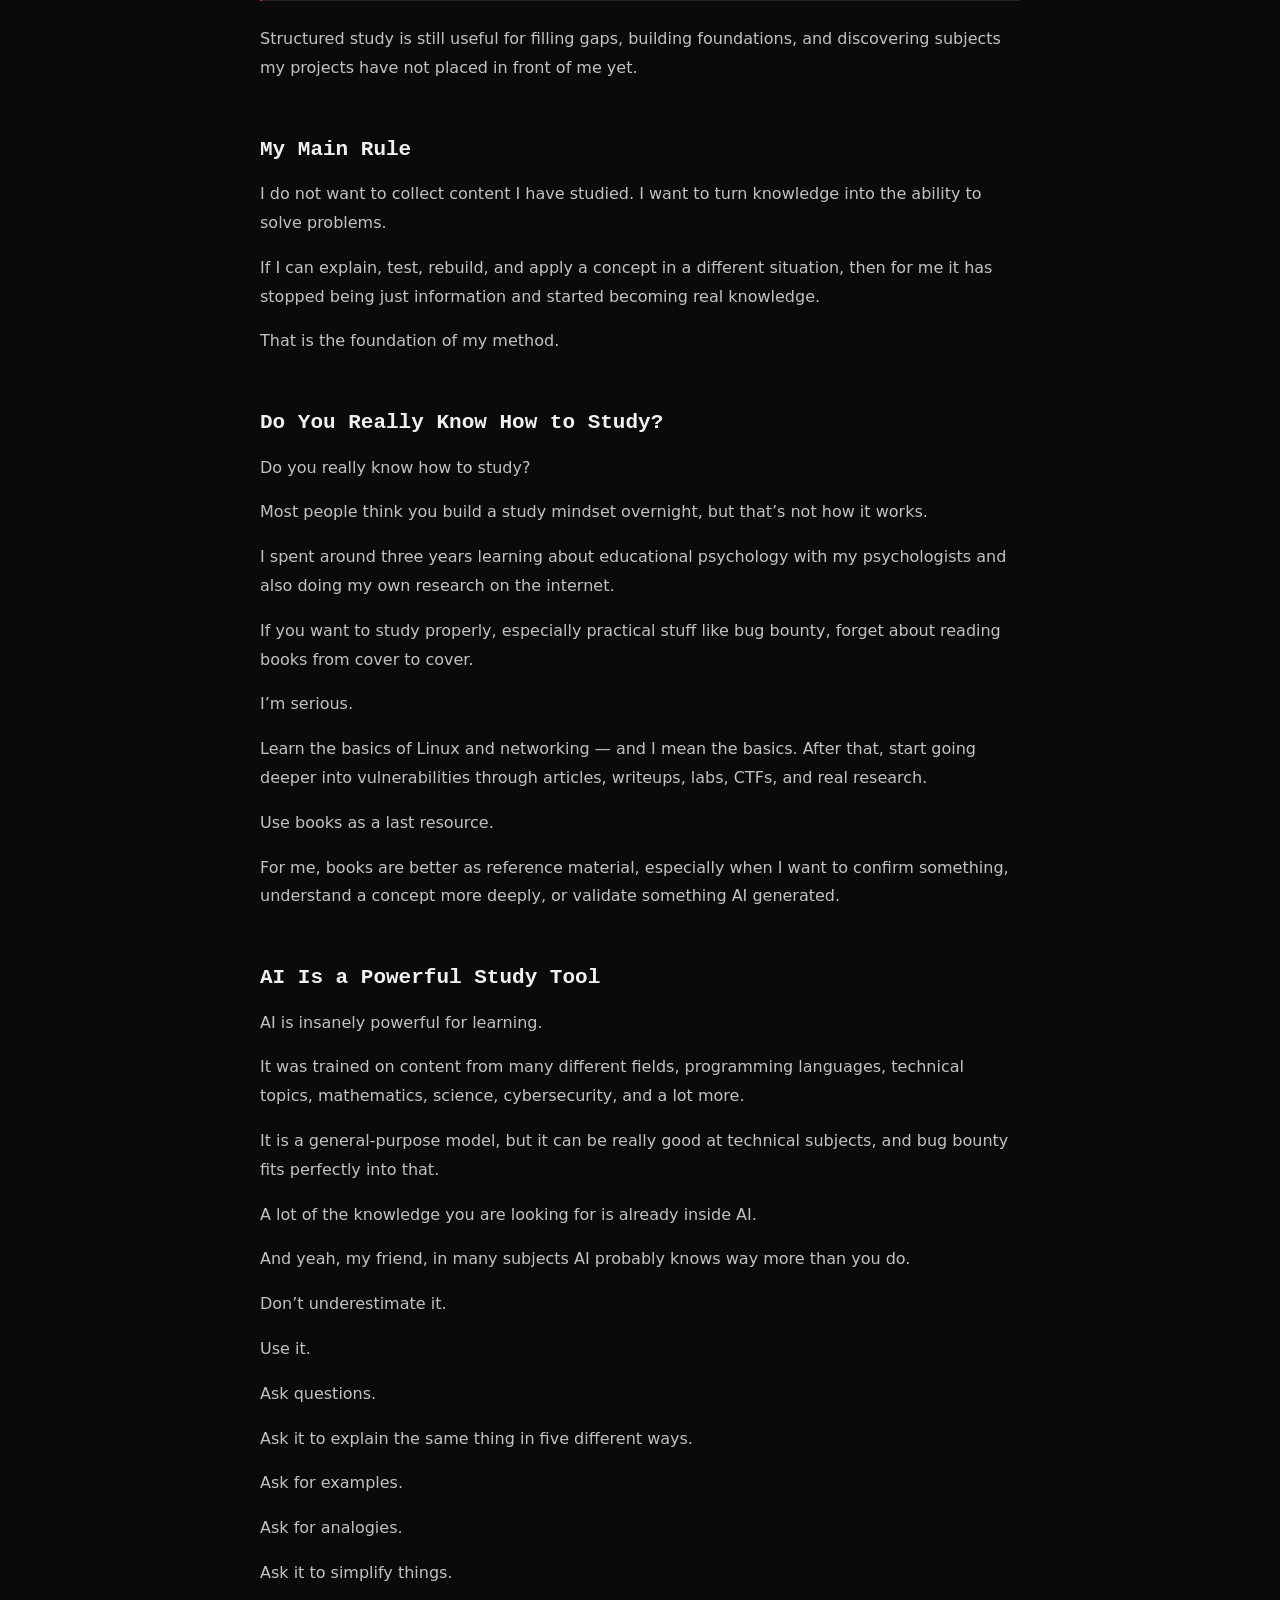
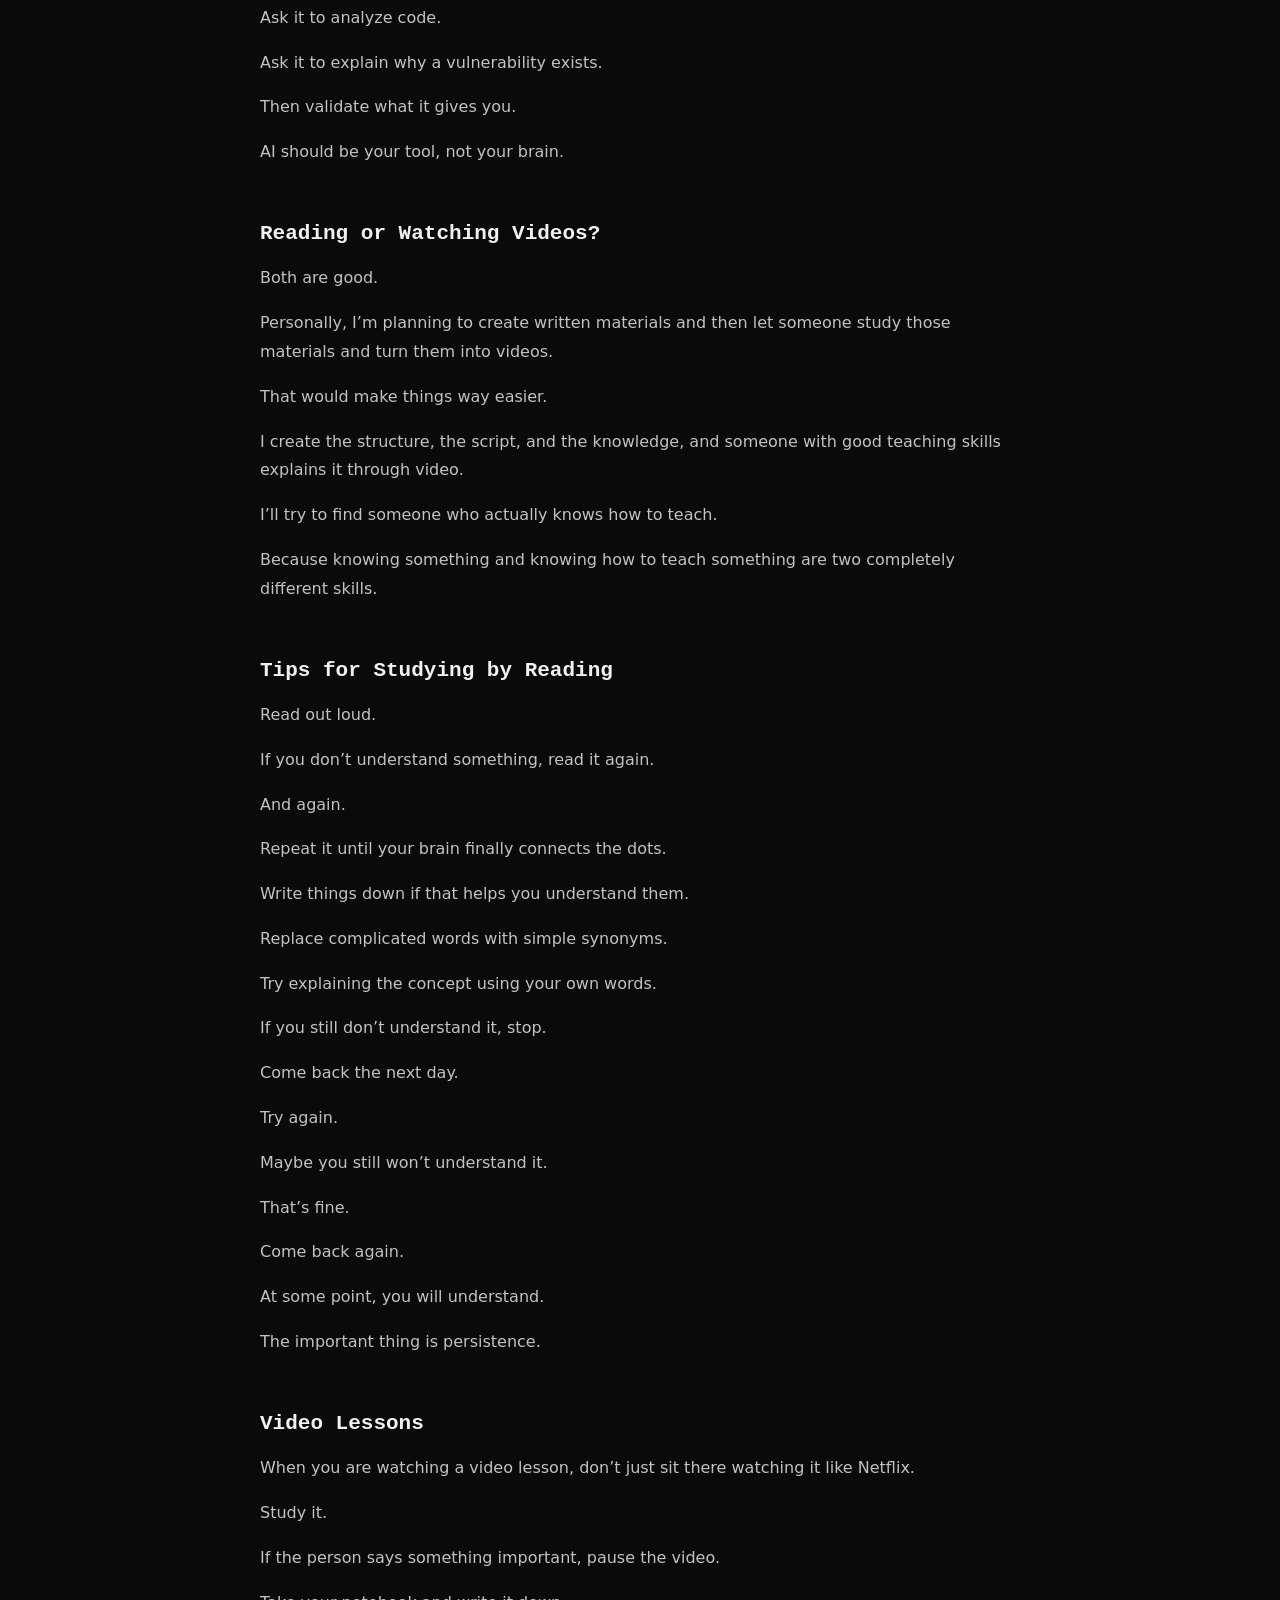
<file: methodology.html>
<!doctype html>
<html lang="pt-BR">
<head>
  <meta charset="utf-8">
  <meta name="viewport" content="width=device-width, initial-scale=1">
  <meta name="description" content="Metodologia de estudo — Poystick.">
  <meta name="theme-color" content="#0a0a0a">
  <title>Metodologia de estudo — poystick</title>
  <style>
:root{
  --bg:#0a0a0a;
  --surface:#111111;
  --text:#e9e9e9;
  --muted:#8b8b8b;
  --line:#242424;
  --red:#ff3434;
  --blue:#3d5afe;
}

*{box-sizing:border-box}
html{scroll-behavior:smooth}

body{
  margin:0;
  background:var(--bg);
  color:var(--text);
  font-family:ui-monospace,SFMono-Regular,Menlo,Monaco,Consolas,"Liberation Mono",monospace;
  font-size:15px;
  line-height:1.65;
}

a{color:inherit;text-decoration:none}

.wrap{
  width:min(820px,calc(100% - 40px));
  margin:0 auto;
}

.site-header{
  width:min(900px,calc(100% - 32px));
  margin:0 auto;
  min-height:72px;
  display:flex;
  align-items:center;
  justify-content:space-between;
  border-bottom:1px solid var(--line);
}

.logo{
  font-weight:700;
  font-size:18px;
}

.logo span{color:var(--red)}

nav{
  display:flex;
  gap:22px;
  color:var(--muted);
  font-size:13px;
}

nav a:hover{color:var(--text)}

.intro{
  padding:110px 0 90px;
  border-bottom:1px solid var(--line);
}

.label{
  margin:0 0 18px;
  color:var(--blue);
  font-size:12px;
  text-transform:uppercase;
  letter-spacing:.08em;
}

h1{
  margin:0 0 24px;
  font-size:clamp(48px,10vw,88px);
  line-height:.95;
  letter-spacing:-.07em;
}

.lead{
  max-width:680px;
  margin:0;
  font-family:Inter,system-ui,sans-serif;
  font-size:20px;
  line-height:1.6;
  color:#d1d1d1;
}

.small{
  max-width:620px;
  margin:22px 0 0;
  color:var(--muted);
}

.section{
  padding:72px 0;
  border-bottom:1px solid var(--line);
}

.section-title{
  display:flex;
  align-items:baseline;
  justify-content:space-between;
  gap:20px;
  margin-bottom:28px;
}

.section-title h2{
  margin:0;
  font-size:17px;
}

.section-title span{
  color:#666;
  font-size:12px;
}

.post-row{
  display:grid;
  grid-template-columns:1fr auto;
  gap:24px;
  padding:26px 0;
  border-top:1px solid var(--line);
}

.post-row:hover h3{color:var(--red)}
.post-row:hover .arrow{color:var(--blue);transform:translateX(4px)}

.post-date{
  margin:0 0 10px;
  color:#666;
  font-size:12px;
}

.method-filter,
.origin-filter{
  display:flex;
  flex-wrap:wrap;
  gap:8px;
  margin:28px 0 0;
}

.origin-filter{
  margin-top:12px;
}

.method-filter button,
.origin-filter button{
  cursor:pointer;
  padding:7px 10px;
  border:1px solid var(--line);
  background:#0e0e0e;
  color:#888;
  font:12px ui-monospace,SFMono-Regular,Menlo,monospace;
}

.method-filter button:hover,
.method-filter button.active,
.origin-filter button:hover,
.origin-filter button.active{
  border-color:var(--blue);
  color:#f0f0f0;
}

.method-badge{
  display:inline-block;
  margin-left:8px;
  padding:2px 7px;
  border:1px solid var(--blue);
  color:#aeb8ff;
  font-size:11px;
  line-height:1.4;
  vertical-align:middle;
}

.method-note{
  max-width:680px;
  margin:12px 0 0;
  color:#707070;
  font-size:12px;
}

.post-row h3{
  margin:0 0 10px;
  font-size:18px;
  line-height:1.45;
  transition:color .15s ease;
}

.post-row p{
  margin:0;
  color:var(--muted);
  max-width:690px;
}

.arrow{
  align-self:center;
  color:#777;
  font-size:24px;
  transition:.15s ease;
}

.about p{
  max-width:700px;
  color:#aaa;
}

.site-footer{
  display:flex;
  justify-content:space-between;
  gap:20px;
  padding:28px 0 42px;
  color:#606060;
  font-size:12px;
}

/* article */

.article-shell{
  width:min(760px,calc(100% - 40px));
  margin:0 auto;
  padding:80px 0 100px;
}

.article-hero{
  padding:20px 0 48px;
  border-bottom:1px solid var(--line);
}

.article-hero .kicker{
  color:var(--blue);
  font-size:12px;
  text-transform:uppercase;
}

.article-hero h1{
  margin:14px 0 12px;
  font-size:clamp(40px,8vw,70px);
}

.hero-copy{
  margin:0;
  color:#bbb;
  font-family:Inter,system-ui,sans-serif;
  font-size:18px;
  line-height:1.6;
}

.article-meta{
  display:flex;
  flex-wrap:wrap;
  gap:8px;
  margin-top:22px;
}

.article-meta span{
  padding:4px 8px;
  border:1px solid var(--line);
  color:#777;
  font-size:12px;
}

.article{
  padding-top:42px;
  color:#c2c2c2;
  font-family:Inter,system-ui,sans-serif;
  font-size:16px;
  line-height:1.8;
}

.article h2{
  margin:52px 0 12px;
  color:#f1f1f1;
  font:700 21px/1.4 ui-monospace,SFMono-Regular,Menlo,monospace;
}

.article p code{
  padding:2px 5px;
  background:#151515;
  border:1px solid var(--line);
  border-radius:4px;
  color:#eee;
}

pre{
  overflow:auto;
  margin:20px 0 28px;
  padding:18px;
  background:#0e0e0e;
  border:1px solid var(--line);
  border-left:3px solid var(--blue);
  color:#d7d7d7;
  font:13px/1.7 ui-monospace,SFMono-Regular,Menlo,monospace;
}

.flow{
  white-space:pre-wrap;
  margin:24px 0;
  padding:20px;
  background:#0e0e0e;
  border:1px solid var(--line);
  border-left:3px solid var(--red);
  color:#ddd;
  font:13px/1.8 ui-monospace,SFMono-Regular,Menlo,monospace;
}

.back-link{
  display:inline-block;
  margin-top:40px;
  color:#888;
  font-family:ui-monospace,SFMono-Regular,Menlo,monospace;
}

.back-link:hover{color:var(--red)}

@media(max-width:600px){
  .site-header{align-items:flex-start;padding:18px 0}
  nav{gap:12px;flex-wrap:wrap;justify-content:flex-end}
  .intro{padding:76px 0 64px}
  .lead{font-size:18px}
  .site-footer{flex-direction:column}
}

</style>
</head>
<body>
  <header class="site-header">
    <a class="logo" href="./">poystick<span>.</span></a>
    <nav>
      <a href="./#writeups">write-ups</a>
      <a href="./#pocs">PoCs</a>
      <a href="methodology.html">metodologia de estudo</a>
      <a href="wordpress-methodology.html">metodologia WordPress</a>
      <a href="./#sobre">sobre</a>
      <a href="https://github.com/TarcisioLuchesi">github ↗</a>
    </nav>
  </header>

  <main class="article-shell">
    <section class="article-hero">
      <div class="kicker">PT-BR / English</div>
      <h1>Metodologia de estudo</h1>
    </section>

    <article class="article" id="pt-br">
      <h2>Minha metodologia: aprendizagem sob demanda orientada por projetos com IA</h2>

      <p>Com o tempo eu fui construindo uma forma de estudar que funciona muito melhor para mim do que simplesmente seguir um curso inteiro, ler um livro do começo ao fim e só depois tentar colocar aquilo em prática.</p>

      <p>Eu chamo essa abordagem de <strong>aprendizagem sob demanda orientada por projetos com IA</strong>.</p>

      <p>A ideia é simples: eu começo por um problema real. Tento resolver. Quando encontro uma lacuna no meu conhecimento, estudo exatamente o que preciso naquele momento, aplico, valido e depois tento reconstruir o raciocínio sozinho.</p>

      <div class="flow">Problema real → tentativa → lacuna → teoria mínima → nova tentativa → solução → engenharia reversa → síntese</div>

      <h2>Eu não espero saber tudo para começar</h2>

      <p>Se eu estiver analisando um plugin WordPress e encontrar uma entrada controlada pelo usuário chegando perto de uma query, eu não paro tudo para fazer um curso inteiro de PHP ou SQL.</p>

      <p>Primeiro eu tento entender aquele fluxo específico. Onde a entrada nasce? Como ela é transformada? Em qual função ela chega? Existe validação? Sanitização? Escape? Prepared statement?</p>

      <p>Se faltar conhecimento, eu estudo o mínimo necessário para continuar. Depois volto para o mesmo problema e testo novamente.</p>

      <p>Para mim, o problema cria a necessidade de aprender a teoria.</p>

      <h2>Como eu aplico na prática</h2>

      <p>Meu processo normalmente segue algumas regras:</p>

      <p><strong>1. O problema vem primeiro.</strong> Pode ser uma vulnerabilidade, um CTF, um plugin WordPress, um agente de IA, um exercício de matemática ou qualquer projeto real.</p>

      <p><strong>2. Eu tento antes de pedir toda a resposta.</strong> A tentativa mostra exatamente onde está minha dificuldade.</p>

      <p><strong>3. Eu estudo a teoria sob demanda.</strong> Em vez de consumir um assunto inteiro sem contexto, eu aprendo o que preciso para avançar naquele problema.</p>

      <p><strong>4. Eu uso IA como tutora e ferramenta.</strong> Peço explicações, exemplos, analogias, análise de código e diferentes formas de enxergar o mesmo conceito.</p>

      <p><strong>5. Eu faço engenharia reversa da resposta.</strong> Não quero apenas saber que algo funciona. Quero entender por que funciona, linha por linha e conceito por conceito.</p>

      <p><strong>6. Eu valido.</strong> Comparo com documentação, código-fonte, laboratório, artigos, writeups, PortSwigger, TryHackMe, livros ou outras fontes confiáveis quando necessário.</p>

      <p><strong>7. Eu comprimo o conhecimento.</strong> Tento transformar assuntos grandes em modelos mentais pequenos. Em segurança web, por exemplo: <code>entrada → transformação → sink → proteção</code>.</p>

      <p><strong>8. Eu tento recuperar da memória.</strong> Explico com minhas próprias palavras, reconstruo uma solução ou tento reconhecer o mesmo padrão em outro código sem depender da resposta anterior.</p>

      <h2>O papel da IA</h2>

      <p>Eu não vejo IA como substituta do meu raciocínio.</p>

      <p>Eu vejo como um amplificador.</p>

      <p>Ela pode acelerar a parte chata, explicar um conceito de cinco formas diferentes, gerar exemplos mínimos, revisar hipóteses e apontar coisas que eu ainda não percebi.</p>

      <p>Mas existe uma regra importante:</p>

      <div class="flow">IA faz comigo → eu testo → questiono → desmonto → reconstruo → uso sozinho</div>

      <p>Se eu só consigo reconhecer uma vulnerabilidade depois que a IA aponta, ainda existe dependência. Se depois eu consigo olhar um código diferente e formular a hipótese sozinho, aí o conhecimento começou a virar habilidade.</p>

      <h2>Por que essa metodologia funciona para mim</h2>

      <p>Áreas como bug bounty, programação, engenharia reversa e pesquisa aplicada exigem que conhecimento vire ação. Por isso eu aprendo melhor quando o conceito aparece conectado a um problema real.</p>

      <p>Em vez de seguir sempre a sequência:</p>

      <div class="flow">HTML → JavaScript → DOM → HTTP → segurança web → XSS → laboratório</div>

      <p>muitas vezes eu aprendo assim:</p>

      <div class="flow">entrada refletida → onde ela chega? → qual é o contexto? → por que meu teste não funcionou? → aprender escaping/contexto → testar de novo → entender → procurar outro caso</div>

      <p>O conhecimento pode parecer menos linear, mas cada conceito fica ligado a uma situação concreta que eu realmente precisei resolver.</p>

      <h2>Ela realmente funciona?</h2>

      <p>Para mim, sim. Eu consigo transformar estudo em resultado prático, principalmente em segurança WordPress, análise de código, criação de PoCs e automação.</p>

      <p>Isso não significa que minha metodologia seja perfeita ou que funcione igual para todo mundo.</p>

      <p>Ela também combina ideias que já são estudadas na educação, como aprendizagem baseada em projetos, prática de recuperação, aprendizagem ativa e estudo distribuído. Eu não inventei esses princípios. O que eu fiz foi combinar essas ideias com IA e adaptar tudo ao jeito que eu estudo e trabalho.</p>

      <p>Algumas referências que ajudam a entender esses princípios: <a href="https://pubmed.ncbi.nlm.nih.gov/33006925/" target="_blank" rel="noopener">retrieval practice ↗</a>, <a href="https://pubmed.ncbi.nlm.nih.gov/40564553/" target="_blank" rel="noopener">distributed practice ↗</a> e um <a href="https://www.nature.com/articles/s41598-025-97652-6" target="_blank" rel="noopener">estudo sobre tutoria com IA ↗</a>.</p>

      <h2>O principal risco</h2>

      <p>Aprender apenas sob demanda pode criar buracos.</p>

      <p>Eu posso ficar muito bom nos padrões que encontro todos os dias e continuar fraco em assuntos que meus projetos nunca me obrigaram a estudar.</p>

      <p>Por isso eu não interpreto minha metodologia como “zero teoria”. Para mim, a versão mais forte é:</p>

      <div class="flow">prática primeiro → teoria sob demanda → validação → reconstrução sem IA → aprofundamento quando necessário</div>

      <p>Estudo estruturado ainda é útil para preencher lacunas, criar fundamentos e encontrar assuntos que meus projetos ainda não colocaram na minha frente.</p>

      <h2>Minha regra principal</h2>

      <p>Eu não quero colecionar conteúdo estudado. Quero transformar conhecimento em capacidade de resolver problemas.</p>

      <p>Se eu consigo explicar, testar, reconstruir e aplicar aquele conceito em uma situação diferente, para mim aquilo deixou de ser apenas informação e começou a virar conhecimento de verdade.</p>

      <p>Essa é a base da minha metodologia.</p>

      <h2>Você Realmente Sabe Estudar?</h2>

      <p>Você realmente sabe estudar?</p>

      <p>A maioria das pessoas acha que você desenvolve uma mentalidade de estudo da noite para o dia, mas não é assim que funciona.</p>

      <p>Eu passei cerca de três anos aprendendo sobre psicologia da educação com minhas psicólogas e também fazendo minhas próprias pesquisas pela internet.</p>

      <p>Se você quer estudar direito, principalmente coisas práticas como bug bounty, esqueça essa ideia de ler livros do começo ao fim.</p>

      <p>Estou falando sério.</p>

      <p>Aprenda o básico de Linux e redes — e quando eu digo básico, é básico mesmo. Depois disso, comece a se aprofundar em vulnerabilidades por meio de artigos, writeups, labs, CTFs e pesquisas reais.</p>

      <p>Use livros como último recurso.</p>

      <p>Para mim, livros funcionam melhor como material de consulta, principalmente quando quero confirmar alguma coisa, entender um conceito de forma mais profunda ou validar algo que a IA gerou.</p>

      <h2>A IA é uma ferramenta poderosa de estudo</h2>

      <p>A IA é absurdamente poderosa para aprender.</p>

      <p>Ela foi treinada com conteúdo de várias áreas diferentes, linguagens de programação, assuntos técnicos, matemática, ciência, cibersegurança e muito mais.</p>

      <p>É um modelo de propósito geral, mas pode ser muito boa em assuntos técnicos, e bug bounty se encaixa perfeitamente nisso.</p>

      <p>Muito do conhecimento que você procura já está dentro da IA.</p>

      <p>E sim, meu nobre, em muitos assuntos a IA provavelmente sabe muito mais do que você.</p>

      <p>Não subestime ela.</p>

      <p>Use.</p>

      <p>Faça perguntas.</p>

      <p>Peça para ela explicar a mesma coisa de cinco formas diferentes.</p>

      <p>Peça exemplos.</p>

      <p>Peça analogias.</p>

      <p>Peça para simplificar.</p>

      <p>Peça para analisar código.</p>

      <p>Peça para explicar por que uma vulnerabilidade existe.</p>

      <p>Depois valide o que ela te entregar.</p>

      <p>A IA deve ser sua ferramenta, não o seu cérebro.</p>

      <h2>Ler ou assistir a vídeos?</h2>

      <p>Os dois são bons.</p>

      <p>Pessoalmente, estou planejando criar materiais escritos e depois deixar alguém estudar esses materiais e transformá-los em vídeos.</p>

      <p>Isso facilitaria muito as coisas.</p>

      <p>Eu crio a estrutura, o roteiro e o conhecimento, e alguém com uma boa didática explica tudo por vídeo.</p>

      <p>Vou tentar encontrar alguém que realmente saiba ensinar.</p>

      <p>Porque saber alguma coisa e saber ensinar alguma coisa são duas habilidades completamente diferentes.</p>

      <h2>Dicas para estudar lendo</h2>

      <p>Leia em voz alta.</p>

      <p>Se não entendeu alguma coisa, leia de novo.</p>

      <p>E de novo.</p>

      <p>Repita até o seu cérebro finalmente conectar os pontos.</p>

      <p>Anote as coisas se isso te ajudar a compreender melhor.</p>

      <p>Troque palavras complicadas por sinônimos mais simples.</p>

      <p>Tente explicar o conceito usando suas próprias palavras.</p>

      <p>Se ainda não entendeu, pare.</p>

      <p>Volte no dia seguinte.</p>

      <p>Tente novamente.</p>

      <p>Talvez você ainda não entenda.</p>

      <p>Tudo bem.</p>

      <p>Volte de novo.</p>

      <p>Em algum momento, você vai entender.</p>

      <p>O importante é a persistência.</p>

      <h2>Videoaulas</h2>

      <p>Quando estiver assistindo a uma videoaula, não fique apenas olhando como se estivesse assistindo Netflix.</p>

      <p>Estude de verdade.</p>

      <p>Se a pessoa falar alguma coisa importante, pause o vídeo.</p>

      <p>Pegue seu caderno e anote.</p>

      <p>Mas não copie as coisas de forma automática.</p>

      <p>Pense no que você está escrevendo.</p>

      <p>Tente entender cada frase.</p>

      <p>Pergunte para si mesmo:</p>

      <p>“Eu realmente entendi isso?”</p>

      <p>Se a resposta for não, volte.</p>

      <p>Isso é estudo ativo.</p>

      <p>Você não está apenas consumindo conteúdo.</p>

      <p>Você está interagindo com ele.</p>

      <h2>Revisão espaçada</h2>

      <p>Pessoalmente, eu não gosto de forçar revisão espaçada em bug bounty.</p>

      <p>Bug bounty é algo extremamente prático.</p>

      <p>Se você pratica todos os dias, vai acabar encontrando os mesmos conceitos várias vezes.</p>

      <p>XSS.</p>

      <p>Autorização.</p>

      <p>Autenticação.</p>

      <p>Sources e sinks.</p>

      <p>Sanitização.</p>

      <p>Nonces.</p>

      <p>Endpoints REST.</p>

      <p>Hooks AJAX.</p>

      <p>Entrada controlada pelo usuário.</p>

      <p>Esses padrões continuam aparecendo.</p>

      <p>Pratique o suficiente e eles começam a entrar naturalmente na sua memória de longo prazo.</p>

      <p>Em vez de ficar relendo resumos o tempo todo, use suas anotações quando realmente precisar delas.</p>

      <p>Antes de um CTF.</p>

      <p>Antes de um lab.</p>

      <p>Quando esquecer alguma coisa.</p>

      <p>Quando encontrar uma vulnerabilidade e precisar entender algum conceito específico.</p>

      <p>Isso é estudar sob demanda.</p>

      <h2>Conclusão</h2>

      <p>Essa é apenas a mentalidade básica que funciona para mim.</p>

      <p>Agora é sua responsabilidade construir o seu próprio método de estudo.</p>

      <p>Talvez tudo o que eu falei funcione perfeitamente para você.</p>

      <p>Talvez metade funcione.</p>

      <p>Talvez nada funcione.</p>

      <p>E isso é completamente normal.</p>

      <p>Aprender é algo pessoal.</p>

      <p>Use IA.</p>

      <p>Experimente.</p>

      <p>Mude seu método.</p>

      <p>Entenda como o seu próprio cérebro aprende.</p>

      <p>E construa um sistema de estudo que realmente funcione para você. 😀</p>
    </article>

    <article class="article" id="english" style="margin-top:80px;padding-top:70px;border-top:1px solid var(--line);">
      <h2>My Method: On-Demand, Project-Based Learning With AI</h2>

      <p>Over time, I built a way of studying that works much better for me than simply finishing a full course, reading a book cover to cover, and only then trying to apply what I learned.</p>

      <p>I call this approach <strong>on-demand, project-based learning with AI</strong>.</p>

      <p>The idea is simple: I start with a real problem. I try to solve it. When I hit a gap in my knowledge, I study exactly what I need at that moment, apply it, validate it, and then try to rebuild the reasoning by myself.</p>

      <div class="flow">Real problem → attempt → knowledge gap → minimum theory → new attempt → solution → reverse engineering → synthesis</div>

      <h2>I Do Not Wait Until I Know Everything</h2>

      <p>If I am reviewing a WordPress plugin and find user-controlled input getting close to a database query, I do not stop everything to complete an entire PHP or SQL course.</p>

      <p>I first try to understand that specific flow. Where does the input come from? How is it transformed? Which function receives it? Is there validation, sanitization, escaping, or a prepared statement?</p>

      <p>If I am missing knowledge, I study the minimum needed to continue. Then I return to the same problem and test again.</p>

      <p>For me, the problem creates the need to learn the theory.</p>

      <h2>How I Apply It</h2>

      <p>My process normally follows a few rules:</p>

      <p><strong>1. The problem comes first.</strong> It can be a vulnerability, a CTF, a WordPress plugin, an AI agent, a math exercise, or any real project.</p>

      <p><strong>2. I try before asking for the whole answer.</strong> The attempt shows me exactly where my difficulty is.</p>

      <p><strong>3. I study theory on demand.</strong> Instead of consuming an entire subject without context, I learn what I need to move the problem forward.</p>

      <p><strong>4. I use AI as a tutor and a tool.</strong> I ask for explanations, examples, analogies, code analysis, and different ways to look at the same concept.</p>

      <p><strong>5. I reverse-engineer the answer.</strong> I do not only want to know that something works. I want to understand why it works, line by line and concept by concept.</p>

      <p><strong>6. I validate.</strong> I compare against documentation, source code, labs, articles, writeups, PortSwigger, TryHackMe, books, or other reliable sources when needed.</p>

      <p><strong>7. I compress knowledge.</strong> I try to turn large topics into small mental models. In web security, for example: <code>input → transformation → sink → protection</code>.</p>

      <p><strong>8. I retrieve it from memory.</strong> I explain it in my own words, rebuild a solution, or try to recognize the same pattern in different code without depending on the previous answer.</p>

      <h2>The Role of AI</h2>

      <p>I do not see AI as a replacement for my reasoning.</p>

      <p>I see it as an amplifier.</p>

      <p>It can speed up tedious work, explain one concept in five different ways, generate minimal examples, review hypotheses, and point out things I have not noticed yet.</p>

      <p>But I have one important rule:</p>

      <div class="flow">AI works with me → I test → question → break it down → rebuild → use it alone</div>

      <p>If I can only recognize a vulnerability after AI points it out, there is still dependency. If I can later look at different code and build the hypothesis myself, then that knowledge is starting to become a skill.</p>

      <h2>Why This Works for Me</h2>

      <p>Fields such as bug bounty, programming, reverse engineering, and applied research require knowledge to become action. I learn better when a concept is connected to a real problem.</p>

      <p>Instead of always following:</p>

      <div class="flow">HTML → JavaScript → DOM → HTTP → web security → XSS → lab</div>

      <p>I often learn like this:</p>

      <div class="flow">reflected input → where does it go? → what is the context? → why did my test fail? → learn escaping/context → test again → understand → find another case</div>

      <p>The knowledge may look less linear, but each concept becomes connected to a concrete situation I actually had to solve.</p>

      <h2>Does It Actually Work?</h2>

      <p>For me, yes. I can turn study into practical results, especially in WordPress security, code analysis, PoC development, and automation.</p>

      <p>That does not mean my method is perfect or that it works the same way for everyone.</p>

      <p>It also combines ideas already studied in education, including project-based learning, retrieval practice, active learning, and distributed practice. I did not invent those principles. What I did was combine them with AI and adapt them to the way I study and work.</p>

      <p>Some references behind these ideas: <a href="https://pubmed.ncbi.nlm.nih.gov/33006925/" target="_blank" rel="noopener">retrieval practice ↗</a>, <a href="https://pubmed.ncbi.nlm.nih.gov/40564553/" target="_blank" rel="noopener">distributed practice ↗</a>, and a <a href="https://www.nature.com/articles/s41598-025-97652-6" target="_blank" rel="noopener">study on AI tutoring ↗</a>.</p>

      <h2>The Main Risk</h2>

      <p>Learning only on demand can create blind spots.</p>

      <p>I can become very strong in patterns I see every day while remaining weak in topics my projects never forced me to study.</p>

      <p>That is why I do not interpret my method as “zero theory.” For me, the strongest version is:</p>

      <div class="flow">practice first → theory on demand → validation → reconstruction without AI → deeper study when needed</div>

      <p>Structured study is still useful for filling gaps, building foundations, and discovering subjects my projects have not placed in front of me yet.</p>

      <h2>My Main Rule</h2>

      <p>I do not want to collect content I have studied. I want to turn knowledge into the ability to solve problems.</p>

      <p>If I can explain, test, rebuild, and apply a concept in a different situation, then for me it has stopped being just information and started becoming real knowledge.</p>

      <p>That is the foundation of my method.</p>

      <h2>Do You Really Know How to Study?</h2>

      <p>Do you really know how to study?</p>

      <p>Most people think you build a study mindset overnight, but that’s not how it works.</p>

      <p>I spent around three years learning about educational psychology with my psychologists and also doing my own research on the internet.</p>

      <p>If you want to study properly, especially practical stuff like bug bounty, forget about reading books from cover to cover.</p>

      <p>I’m serious.</p>

      <p>Learn the basics of Linux and networking — and I mean the basics. After that, start going deeper into vulnerabilities through articles, writeups, labs, CTFs, and real research.</p>

      <p>Use books as a last resource.</p>

      <p>For me, books are better as reference material, especially when I want to confirm something, understand a concept more deeply, or validate something AI generated.</p>

      <h2>AI Is a Powerful Study Tool</h2>

      <p>AI is insanely powerful for learning.</p>

      <p>It was trained on content from many different fields, programming languages, technical topics, mathematics, science, cybersecurity, and a lot more.</p>

      <p>It is a general-purpose model, but it can be really good at technical subjects, and bug bounty fits perfectly into that.</p>

      <p>A lot of the knowledge you are looking for is already inside AI.</p>

      <p>And yeah, my friend, in many subjects AI probably knows way more than you do.</p>

      <p>Don’t underestimate it.</p>

      <p>Use it.</p>

      <p>Ask questions.</p>

      <p>Ask it to explain the same thing in five different ways.</p>

      <p>Ask for examples.</p>

      <p>Ask for analogies.</p>

      <p>Ask it to simplify things.</p>

      <p>Ask it to analyze code.</p>

      <p>Ask it to explain why a vulnerability exists.</p>

      <p>Then validate what it gives you.</p>

      <p>AI should be your tool, not your brain.</p>

      <h2>Reading or Watching Videos?</h2>

      <p>Both are good.</p>

      <p>Personally, I’m planning to create written materials and then let someone study those materials and turn them into videos.</p>

      <p>That would make things way easier.</p>

      <p>I create the structure, the script, and the knowledge, and someone with good teaching skills explains it through video.</p>

      <p>I’ll try to find someone who actually knows how to teach.</p>

      <p>Because knowing something and knowing how to teach something are two completely different skills.</p>

      <h2>Tips for Studying by Reading</h2>

      <p>Read out loud.</p>

      <p>If you don’t understand something, read it again.</p>

      <p>And again.</p>

      <p>Repeat it until your brain finally connects the dots.</p>

      <p>Write things down if that helps you understand them.</p>

      <p>Replace complicated words with simple synonyms.</p>

      <p>Try explaining the concept using your own words.</p>

      <p>If you still don’t understand it, stop.</p>

      <p>Come back the next day.</p>

      <p>Try again.</p>

      <p>Maybe you still won’t understand it.</p>

      <p>That’s fine.</p>

      <p>Come back again.</p>

      <p>At some point, you will understand.</p>

      <p>The important thing is persistence.</p>

      <h2>Video Lessons</h2>

      <p>When you are watching a video lesson, don’t just sit there watching it like Netflix.</p>

      <p>Study it.</p>

      <p>If the person says something important, pause the video.</p>

      <p>Take your notebook and write it down.</p>

      <p>But don’t copy things automatically.</p>

      <p>Think about what you are writing.</p>

      <p>Try to understand every sentence.</p>

      <p>Ask yourself:</p>

      <p>“Do I actually understand this?”</p>

      <p>If the answer is no, go back.</p>

      <p>That’s active learning.</p>

      <p>You are not just consuming content.</p>

      <p>You are interacting with it.</p>

      <h2>Spaced Repetition</h2>

      <p>Personally, I don’t like forcing spaced repetition into bug bounty.</p>

      <p>Bug bounty is extremely practical.</p>

      <p>If you practice every day, you will constantly see the same concepts again.</p>

      <p>XSS.</p>

      <p>Authorization.</p>

      <p>Authentication.</p>

      <p>Sources and sinks.</p>

      <p>Sanitization.</p>

      <p>Nonces.</p>

      <p>REST endpoints.</p>

      <p>AJAX hooks.</p>

      <p>User-controlled input.</p>

      <p>Those patterns keep showing up.</p>

      <p>Practice enough and they start becoming part of your long-term memory naturally.</p>

      <p>Instead of constantly rereading summaries, use your notes when you actually need them.</p>

      <p>Before a CTF.</p>

      <p>Before a lab.</p>

      <p>When you forget something.</p>

      <p>When you find a vulnerability and need to understand a specific concept.</p>

      <p>That’s studying on demand.</p>

      <h2>Conclusion</h2>

      <p>This is just the basic mindset that works for me.</p>

      <p>Now it’s your responsibility to build your own study method.</p>

      <p>Maybe everything I said works perfectly for you.</p>

      <p>Maybe half of it works.</p>

      <p>Maybe none of it works.</p>

      <p>And that’s completely normal.</p>

      <p>Learning is personal.</p>

      <p>Use AI.</p>

      <p>Experiment.</p>

      <p>Change your method.</p>

      <p>Understand how your own brain learns.</p>

      <p>And build a study system that actually works for you. 😀</p>

      <a class="back-link" href="./">← voltar</a>
    </article>
  </main>

  <footer class="site-footer wrap">
    <span>poystick</span>
    <span>metodologia de estudo</span>
  </footer>
</body>
</html>
</file>
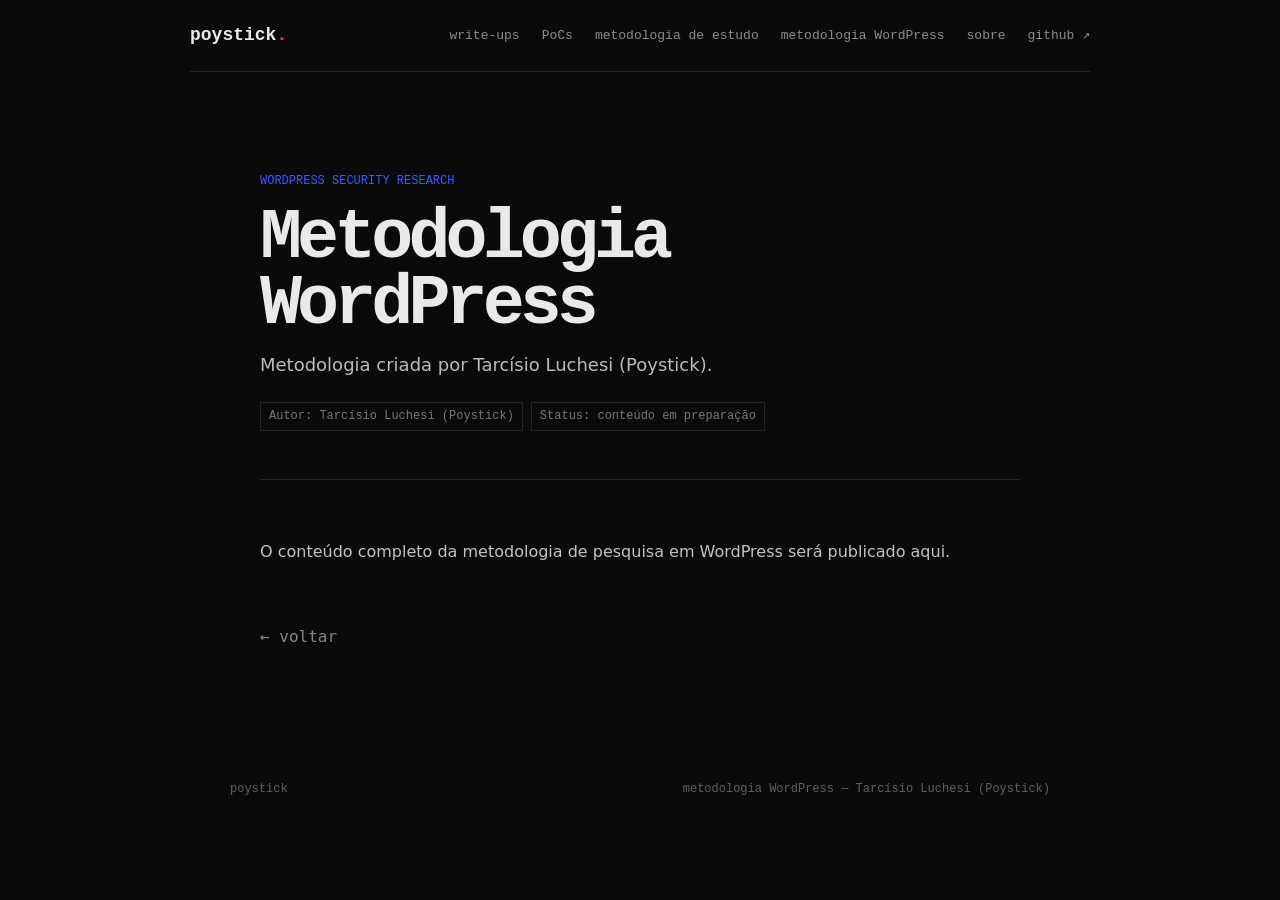
<file: wordpress-methodology.html>
<!doctype html>
<html lang="pt-BR">
<head>
  <meta charset="utf-8">
  <meta name="viewport" content="width=device-width, initial-scale=1">
  <meta name="description" content="Metodologia WordPress criada por Tarcísio Luchesi (Poystick).">
  <meta name="theme-color" content="#0a0a0a">
  <title>Metodologia WordPress — poystick</title>
  <style>
:root{
  --bg:#0a0a0a;
  --surface:#111111;
  --text:#e9e9e9;
  --muted:#8b8b8b;
  --line:#242424;
  --red:#ff3434;
  --blue:#3d5afe;
}

*{box-sizing:border-box}
html{scroll-behavior:smooth}

body{
  margin:0;
  background:var(--bg);
  color:var(--text);
  font-family:ui-monospace,SFMono-Regular,Menlo,Monaco,Consolas,"Liberation Mono",monospace;
  font-size:15px;
  line-height:1.65;
}

a{color:inherit;text-decoration:none}

.wrap{
  width:min(820px,calc(100% - 40px));
  margin:0 auto;
}

.site-header{
  width:min(900px,calc(100% - 32px));
  margin:0 auto;
  min-height:72px;
  display:flex;
  align-items:center;
  justify-content:space-between;
  border-bottom:1px solid var(--line);
}

.logo{
  font-weight:700;
  font-size:18px;
}

.logo span{color:var(--red)}

nav{
  display:flex;
  gap:22px;
  color:var(--muted);
  font-size:13px;
}

nav a:hover{color:var(--text)}

.intro{
  padding:110px 0 90px;
  border-bottom:1px solid var(--line);
}

.label{
  margin:0 0 18px;
  color:var(--blue);
  font-size:12px;
  text-transform:uppercase;
  letter-spacing:.08em;
}

h1{
  margin:0 0 24px;
  font-size:clamp(48px,10vw,88px);
  line-height:.95;
  letter-spacing:-.07em;
}

.lead{
  max-width:680px;
  margin:0;
  font-family:Inter,system-ui,sans-serif;
  font-size:20px;
  line-height:1.6;
  color:#d1d1d1;
}

.small{
  max-width:620px;
  margin:22px 0 0;
  color:var(--muted);
}

.section{
  padding:72px 0;
  border-bottom:1px solid var(--line);
}

.section-title{
  display:flex;
  align-items:baseline;
  justify-content:space-between;
  gap:20px;
  margin-bottom:28px;
}

.section-title h2{
  margin:0;
  font-size:17px;
}

.section-title span{
  color:#666;
  font-size:12px;
}

.post-row{
  display:grid;
  grid-template-columns:1fr auto;
  gap:24px;
  padding:26px 0;
  border-top:1px solid var(--line);
}

.post-row:hover h3{color:var(--red)}
.post-row:hover .arrow{color:var(--blue);transform:translateX(4px)}

.post-date{
  margin:0 0 10px;
  color:#666;
  font-size:12px;
}

.method-filter,
.origin-filter{
  display:flex;
  flex-wrap:wrap;
  gap:8px;
  margin:28px 0 0;
}

.origin-filter{
  margin-top:12px;
}

.method-filter button,
.origin-filter button{
  cursor:pointer;
  padding:7px 10px;
  border:1px solid var(--line);
  background:#0e0e0e;
  color:#888;
  font:12px ui-monospace,SFMono-Regular,Menlo,monospace;
}

.method-filter button:hover,
.method-filter button.active,
.origin-filter button:hover,
.origin-filter button.active{
  border-color:var(--blue);
  color:#f0f0f0;
}

.method-badge{
  display:inline-block;
  margin-left:8px;
  padding:2px 7px;
  border:1px solid var(--blue);
  color:#aeb8ff;
  font-size:11px;
  line-height:1.4;
  vertical-align:middle;
}

.method-note{
  max-width:680px;
  margin:12px 0 0;
  color:#707070;
  font-size:12px;
}

.post-row h3{
  margin:0 0 10px;
  font-size:18px;
  line-height:1.45;
  transition:color .15s ease;
}

.post-row p{
  margin:0;
  color:var(--muted);
  max-width:690px;
}

.arrow{
  align-self:center;
  color:#777;
  font-size:24px;
  transition:.15s ease;
}

.about p{
  max-width:700px;
  color:#aaa;
}

.site-footer{
  display:flex;
  justify-content:space-between;
  gap:20px;
  padding:28px 0 42px;
  color:#606060;
  font-size:12px;
}

/* article */

.article-shell{
  width:min(760px,calc(100% - 40px));
  margin:0 auto;
  padding:80px 0 100px;
}

.article-hero{
  padding:20px 0 48px;
  border-bottom:1px solid var(--line);
}

.article-hero .kicker{
  color:var(--blue);
  font-size:12px;
  text-transform:uppercase;
}

.article-hero h1{
  margin:14px 0 12px;
  font-size:clamp(40px,8vw,70px);
}

.hero-copy{
  margin:0;
  color:#bbb;
  font-family:Inter,system-ui,sans-serif;
  font-size:18px;
  line-height:1.6;
}

.article-meta{
  display:flex;
  flex-wrap:wrap;
  gap:8px;
  margin-top:22px;
}

.article-meta span{
  padding:4px 8px;
  border:1px solid var(--line);
  color:#777;
  font-size:12px;
}

.article{
  padding-top:42px;
  color:#c2c2c2;
  font-family:Inter,system-ui,sans-serif;
  font-size:16px;
  line-height:1.8;
}

.article h2{
  margin:52px 0 12px;
  color:#f1f1f1;
  font:700 21px/1.4 ui-monospace,SFMono-Regular,Menlo,monospace;
}

.article p code{
  padding:2px 5px;
  background:#151515;
  border:1px solid var(--line);
  border-radius:4px;
  color:#eee;
}

pre{
  overflow:auto;
  margin:20px 0 28px;
  padding:18px;
  background:#0e0e0e;
  border:1px solid var(--line);
  border-left:3px solid var(--blue);
  color:#d7d7d7;
  font:13px/1.7 ui-monospace,SFMono-Regular,Menlo,monospace;
}

.flow{
  white-space:pre-wrap;
  margin:24px 0;
  padding:20px;
  background:#0e0e0e;
  border:1px solid var(--line);
  border-left:3px solid var(--red);
  color:#ddd;
  font:13px/1.8 ui-monospace,SFMono-Regular,Menlo,monospace;
}

.back-link{
  display:inline-block;
  margin-top:40px;
  color:#888;
  font-family:ui-monospace,SFMono-Regular,Menlo,monospace;
}

.back-link:hover{color:var(--red)}

@media(max-width:600px){
  .site-header{align-items:flex-start;padding:18px 0}
  nav{gap:12px;flex-wrap:wrap;justify-content:flex-end}
  .intro{padding:76px 0 64px}
  .lead{font-size:18px}
  .site-footer{flex-direction:column}
}

</style>
</head>
<body>
  <header class="site-header">
    <a class="logo" href="./">poystick<span>.</span></a>
    <nav>
      <a href="./#writeups">write-ups</a>
      <a href="./#pocs">PoCs</a>
      <a href="methodology.html">metodologia de estudo</a>
      <a href="wordpress-methodology.html">metodologia WordPress</a>
      <a href="./#sobre">sobre</a>
      <a href="https://github.com/TarcisioLuchesi">github ↗</a>
    </nav>
  </header>

  <main class="article-shell">
    <section class="article-hero">
      <div class="kicker">wordpress security research</div>
      <h1>Metodologia WordPress</h1>
      <p class="hero-copy">Metodologia criada por Tarcísio Luchesi (Poystick).</p>
      <div class="article-meta">
        <span>Autor: Tarcísio Luchesi (Poystick)</span>
        <span>Status: conteúdo em preparação</span>
      </div>
    </section>

    <article class="article">
      <p>O conteúdo completo da metodologia de pesquisa em WordPress será publicado aqui.</p>
      <a class="back-link" href="./">← voltar</a>
    </article>
  </main>

  <footer class="site-footer wrap">
    <span>poystick</span>
    <span>metodologia WordPress — Tarcísio Luchesi (Poystick)</span>
  </footer>
</body>
</html>
</file>
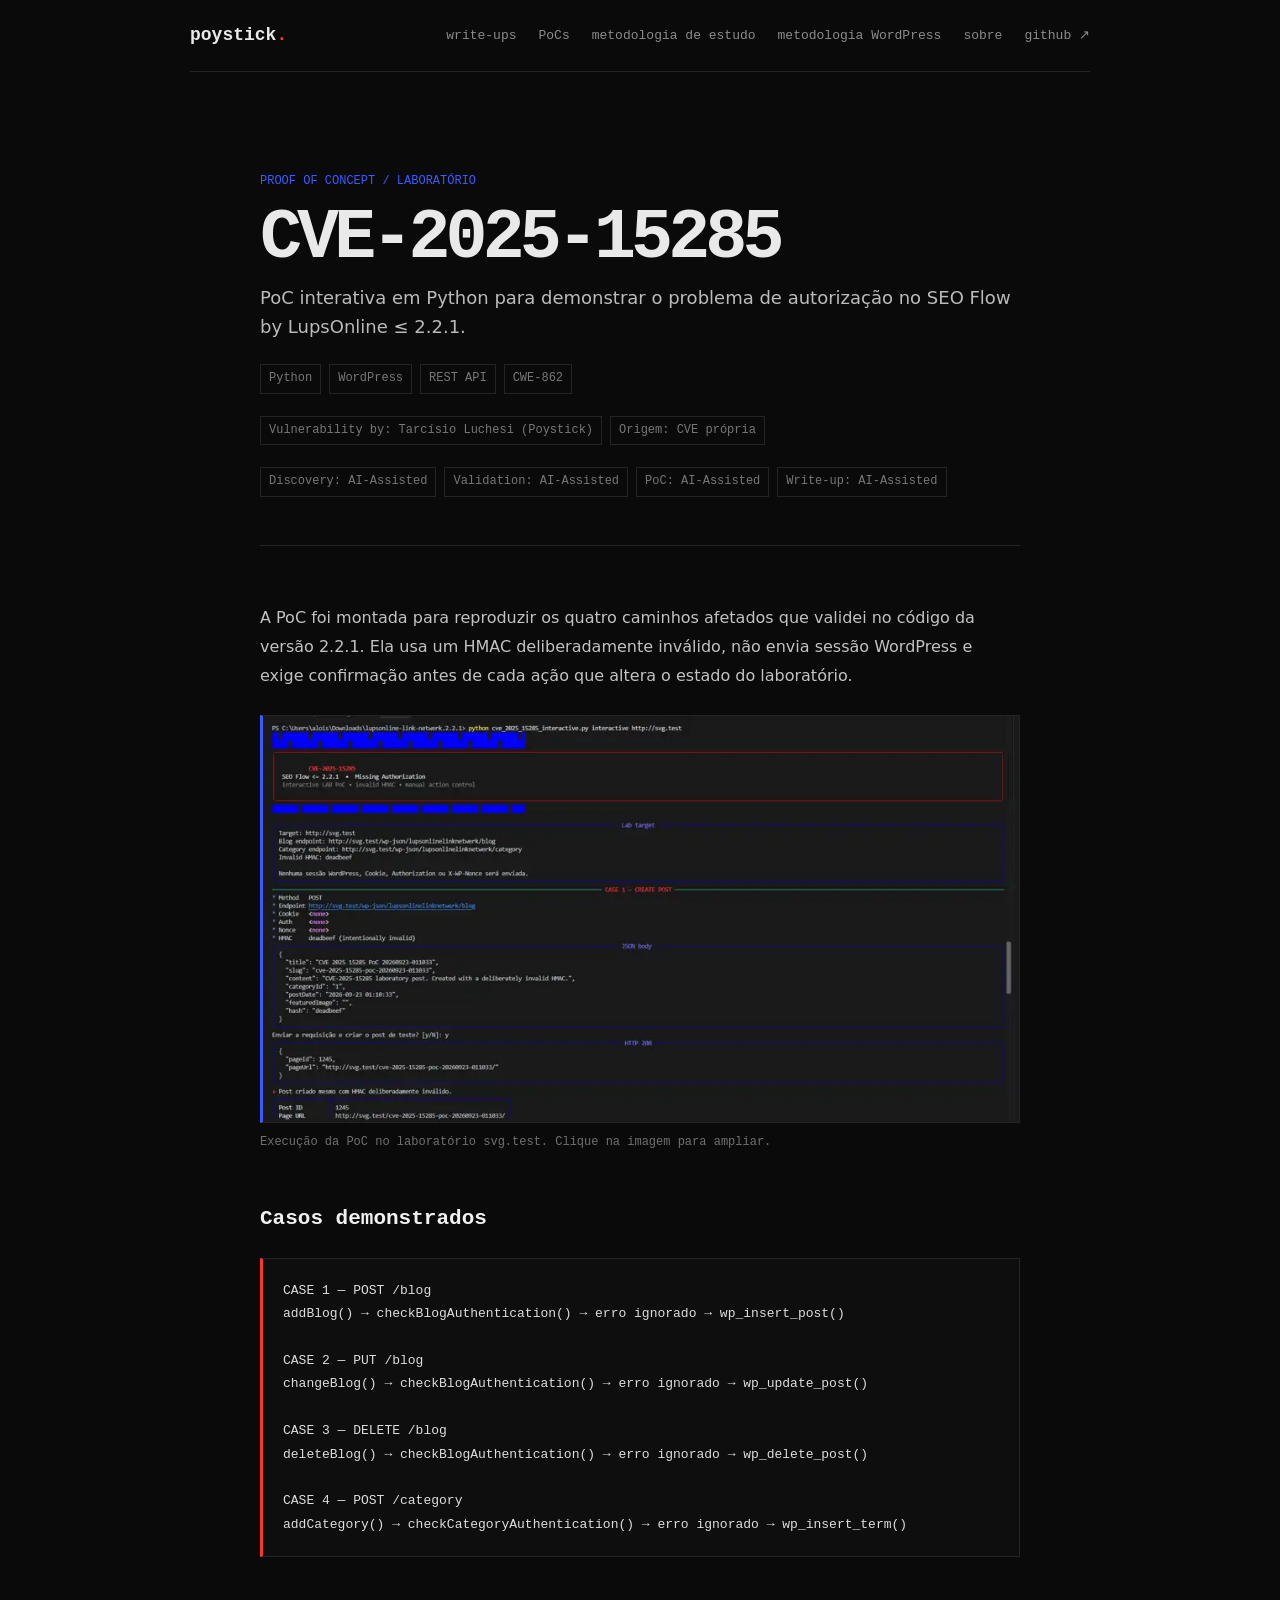
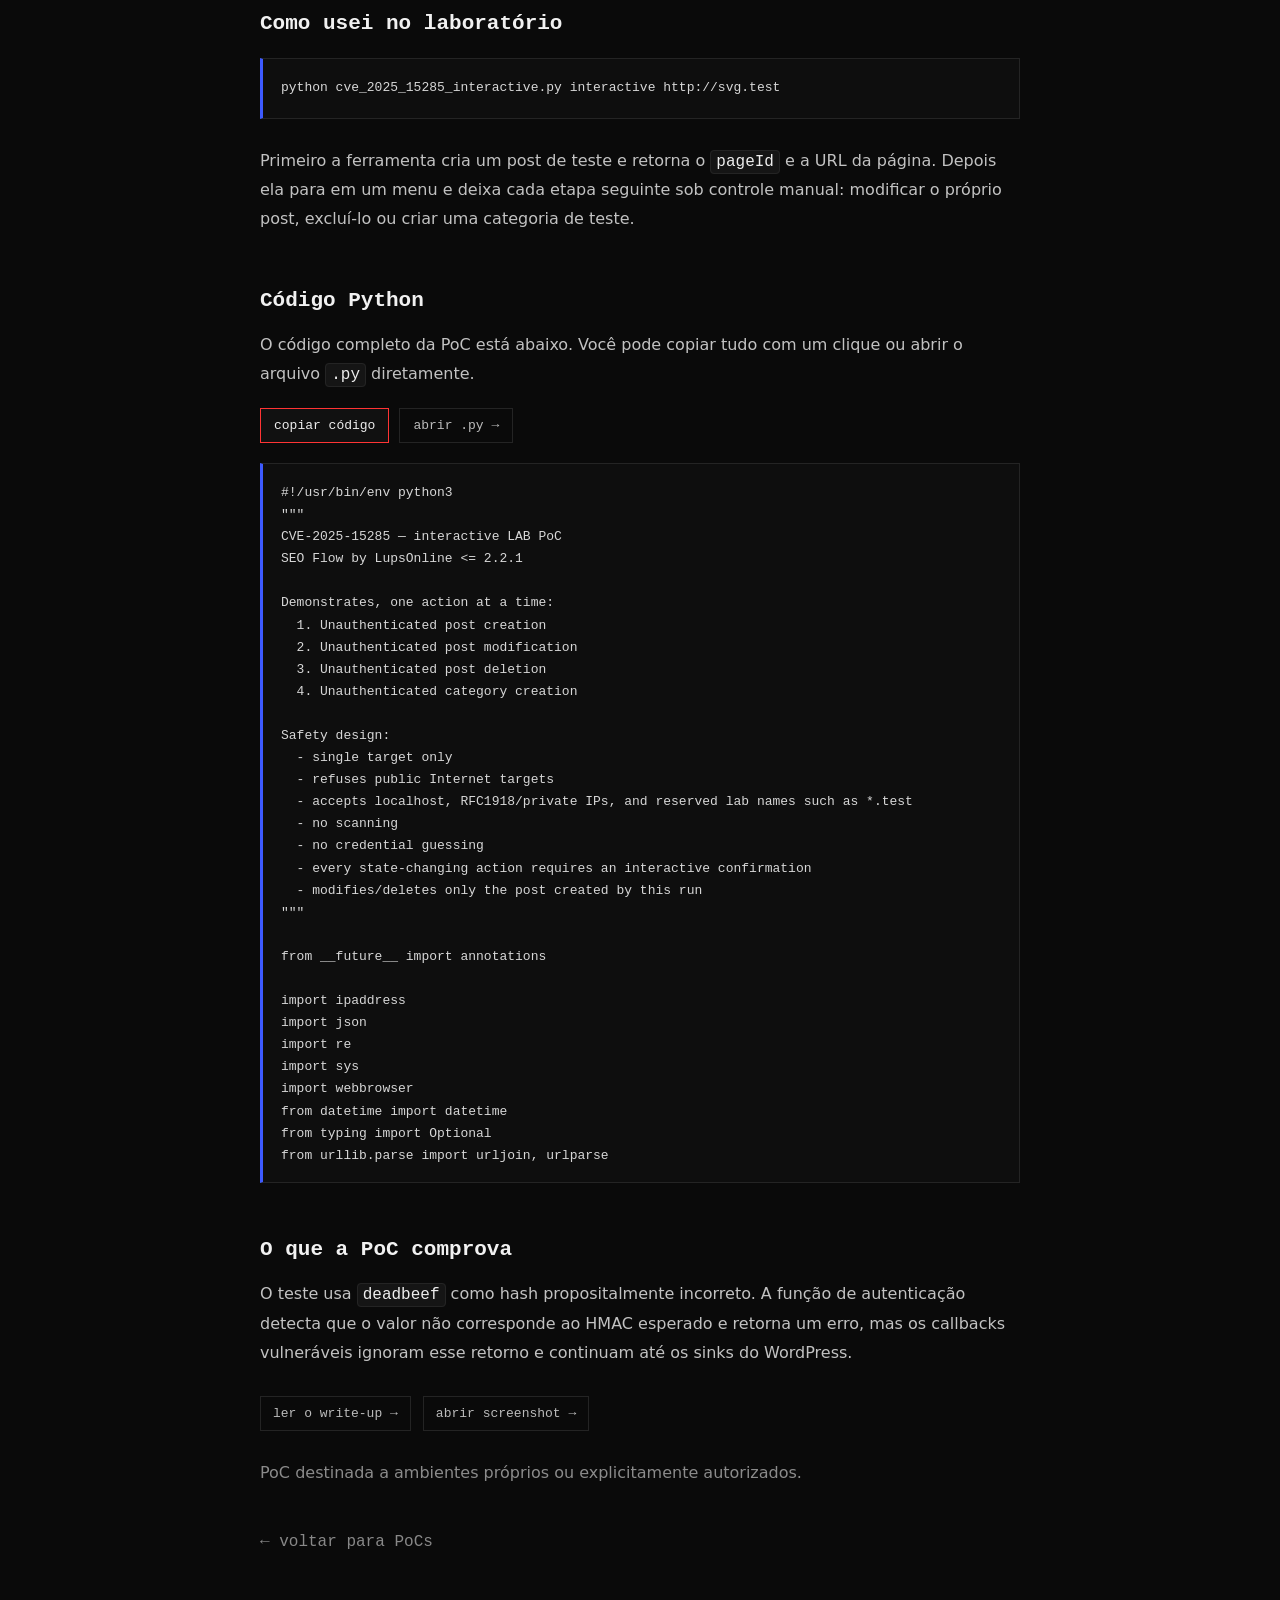
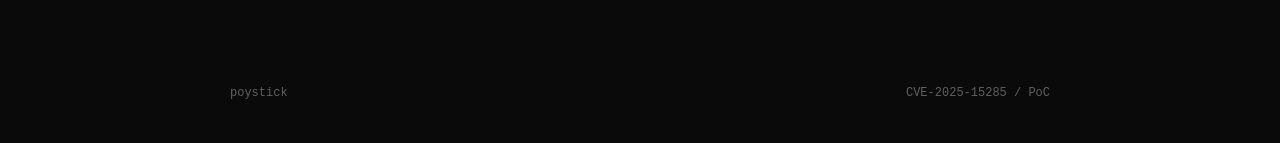
<file: pocs/cve-2025-15285.html>
<!doctype html>
<html lang="pt-BR">
<head>
  <meta charset="utf-8">
  <meta name="viewport" content="width=device-width, initial-scale=1">
  <meta name="description" content="PoC interativa da CVE-2025-15285 no SEO Flow by LupsOnline <= 2.2.1.">
  <meta name="theme-color" content="#0a0a0a">
  <title>CVE-2025-15285 PoC — poystick</title>
  <link rel="stylesheet" href="../assets/style.css">
  <style>
    .poc-shot{
      width:100%;
      height:auto;
      display:block;
      margin:24px 0 10px;
      border:1px solid var(--line);
      border-left:3px solid var(--blue);
      background:#050505;
    }
    .caption{
      margin:0 0 30px;
      color:#707070;
      font:12px/1.6 ui-monospace,SFMono-Regular,Menlo,monospace;
    }
    .links{
      display:flex;
      flex-wrap:wrap;
      gap:12px;
      margin:28px 0;
    }
    .links a{
      padding:9px 12px;
      border:1px solid var(--line);
      color:#bbb;
      font:13px ui-monospace,SFMono-Regular,Menlo,monospace;
    }
    .links a:hover{
      border-color:var(--red);
      color:#fff;
    }
  </style>
</head>
<body>
  <header class="site-header">
    <a class="logo" href="../">poystick<span>.</span></a>
    <nav>
      <a href="../#writeups">write-ups</a>
      <a href="../#pocs">PoCs</a>
      <a href="../methodology.html">metodologia de estudo</a>
      <a href="../wordpress-methodology.html">metodologia WordPress</a>
      <a href="../#sobre">sobre</a>
      <a href="https://github.com/TarcisioLuchesi">github ↗</a>
    </nav>
  </header>

  <main class="article-shell">
    <section class="article-hero">
      <div class="kicker">proof of concept / laboratório</div>
      <h1>CVE-2025-15285</h1>
      <p class="hero-copy">
        PoC interativa em Python para demonstrar o problema de autorização
        no SEO Flow by LupsOnline ≤ 2.2.1.
      </p>
      <div class="article-meta">
        <span>Python</span>
        <span>WordPress</span>
        <span>REST API</span>
        <span>CWE-862</span>
      </div>
      <div class="article-meta" aria-label="Autoria da vulnerabilidade">
        <span>Vulnerability by: Tarcísio Luchesi (Poystick)</span>
        <span>Origem: CVE própria</span>
      </div>
      <div class="article-meta" aria-label="Método de pesquisa">
        <span>Discovery: AI-Assisted</span>
        <span>Validation: AI-Assisted</span>
        <span>PoC: AI-Assisted</span>
        <span>Write-up: AI-Assisted</span>
      </div>
    </section>

    <article class="article">
      <p>
        A PoC foi montada para reproduzir os quatro caminhos afetados que validei
        no código da versão 2.2.1. Ela usa um HMAC deliberadamente inválido,
        não envia sessão WordPress e exige confirmação antes de cada ação que
        altera o estado do laboratório.
      </p>

      <a href="../assets/cve-2025-15285-poc.webp" target="_blank" rel="noopener">
        <img class="poc-shot"
             src="../assets/cve-2025-15285-poc.webp"
             alt="PoC da CVE-2025-15285 criando um post com HMAC inválido em um laboratório WordPress">
      </a>
      <p class="caption">Execução da PoC no laboratório svg.test. Clique na imagem para ampliar.</p>

      <h2>Casos demonstrados</h2>
      <div class="flow">CASE 1 — POST /blog
addBlog() → checkBlogAuthentication() → erro ignorado → wp_insert_post()

CASE 2 — PUT /blog
changeBlog() → checkBlogAuthentication() → erro ignorado → wp_update_post()

CASE 3 — DELETE /blog
deleteBlog() → checkBlogAuthentication() → erro ignorado → wp_delete_post()

CASE 4 — POST /category
addCategory() → checkCategoryAuthentication() → erro ignorado → wp_insert_term()</div>

      <h2>Como usei no laboratório</h2>
      <pre><code>python cve_2025_15285_interactive.py interactive http://svg.test</code></pre>

      <p>
        Primeiro a ferramenta cria um post de teste e retorna o <code>pageId</code>
        e a URL da página. Depois ela para em um menu e deixa cada etapa seguinte
        sob controle manual: modificar o próprio post, excluí-lo ou criar uma
        categoria de teste.
      </p>

      <h2>Código Python</h2>
      <p>
        O código completo da PoC está abaixo. Você pode copiar tudo com um clique
        ou abrir o arquivo <code>.py</code> diretamente.
      </p>

      <div style="display:flex;gap:10px;flex-wrap:wrap;margin:18px 0;">
        <button id="copy-poc"
          style="cursor:pointer;background:#111;color:#eee;border:1px solid var(--red);padding:9px 13px;font:13px ui-monospace,SFMono-Regular,Menlo,monospace;">
          copiar código
        </button>
        <a href="cve_2025_15285_interactive.py"
           style="display:inline-block;border:1px solid var(--line);padding:9px 13px;color:#bbb;font:13px ui-monospace,SFMono-Regular,Menlo,monospace;">
          abrir .py →
        </a>
      </div>

      <pre style="max-height:720px;overflow:auto;"><code id="poc-code">carregando código...</code></pre>

      <script>
      (async function () {
        const codeEl = document.getElementById('poc-code');
        const copyBtn = document.getElementById('copy-poc');
        try {
          const response = await fetch('cve_2025_15285_interactive.py');
          if (!response.ok) throw new Error('HTTP ' + response.status);
          const source = await response.text();
          codeEl.textContent = source;

          copyBtn.addEventListener('click', async () => {
            await navigator.clipboard.writeText(source);
            const old = copyBtn.textContent;
            copyBtn.textContent = 'copiado ✓';
            setTimeout(() => copyBtn.textContent = old, 1600);
          });
        } catch (err) {
          codeEl.textContent = 'Não foi possível carregar o arquivo .py: ' + err;
          copyBtn.disabled = true;
        }
      })();
      </script>

      <h2>O que a PoC comprova</h2>
      <p>
        O teste usa <code>deadbeef</code> como hash propositalmente incorreto.
        A função de autenticação detecta que o valor não corresponde ao HMAC
        esperado e retorna um erro, mas os callbacks vulneráveis ignoram esse
        retorno e continuam até os sinks do WordPress.
      </p>

      <div class="links">
        <a href="../research/cve-2025-15285.html">ler o write-up →</a>
        <a href="../assets/cve-2025-15285-poc.webp" target="_blank" rel="noopener">abrir screenshot →</a>
      </div>

      <p class="small">
        PoC destinada a ambientes próprios ou explicitamente autorizados.
      </p>

      <a class="back-link" href="../#pocs">← voltar para PoCs</a>
    </article>
  </main>

  <footer class="site-footer wrap">
    <span>poystick</span>
    <span>CVE-2025-15285 / PoC</span>
  </footer>
</body>
</html>
</file>
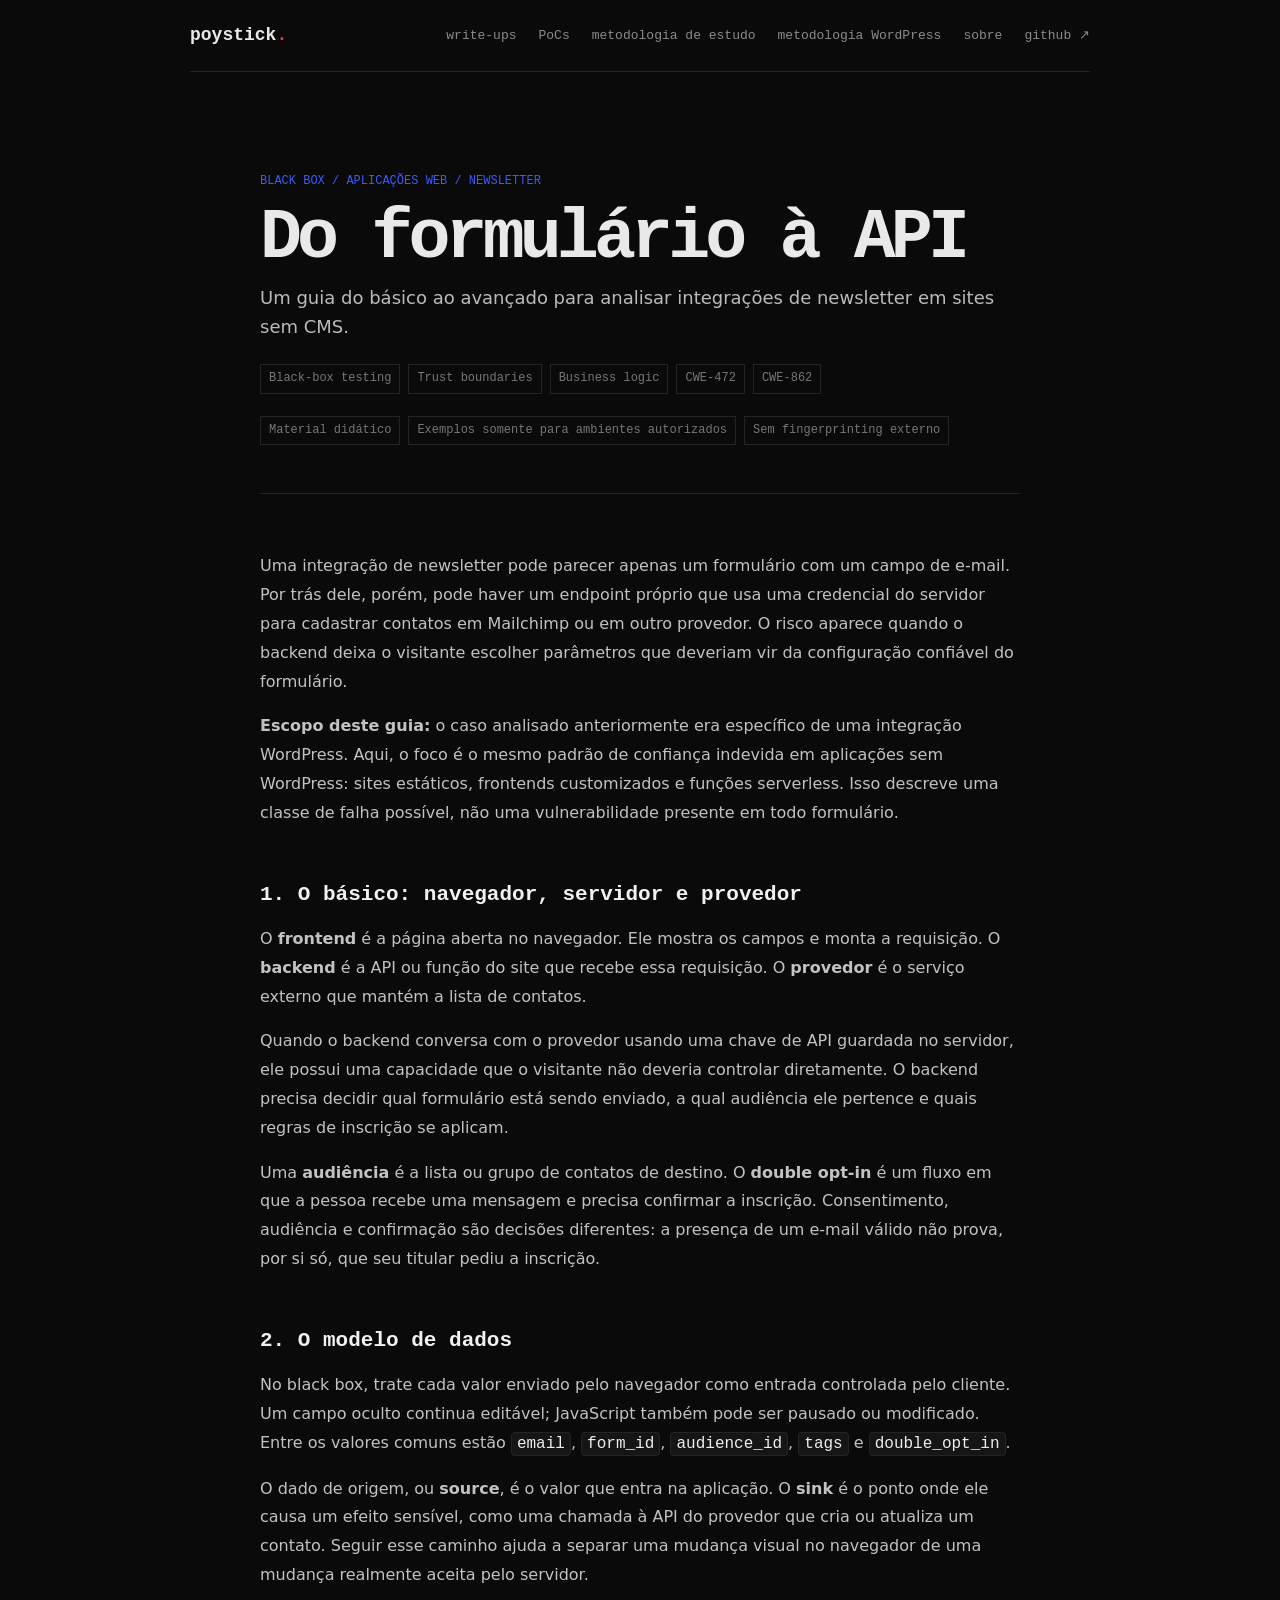
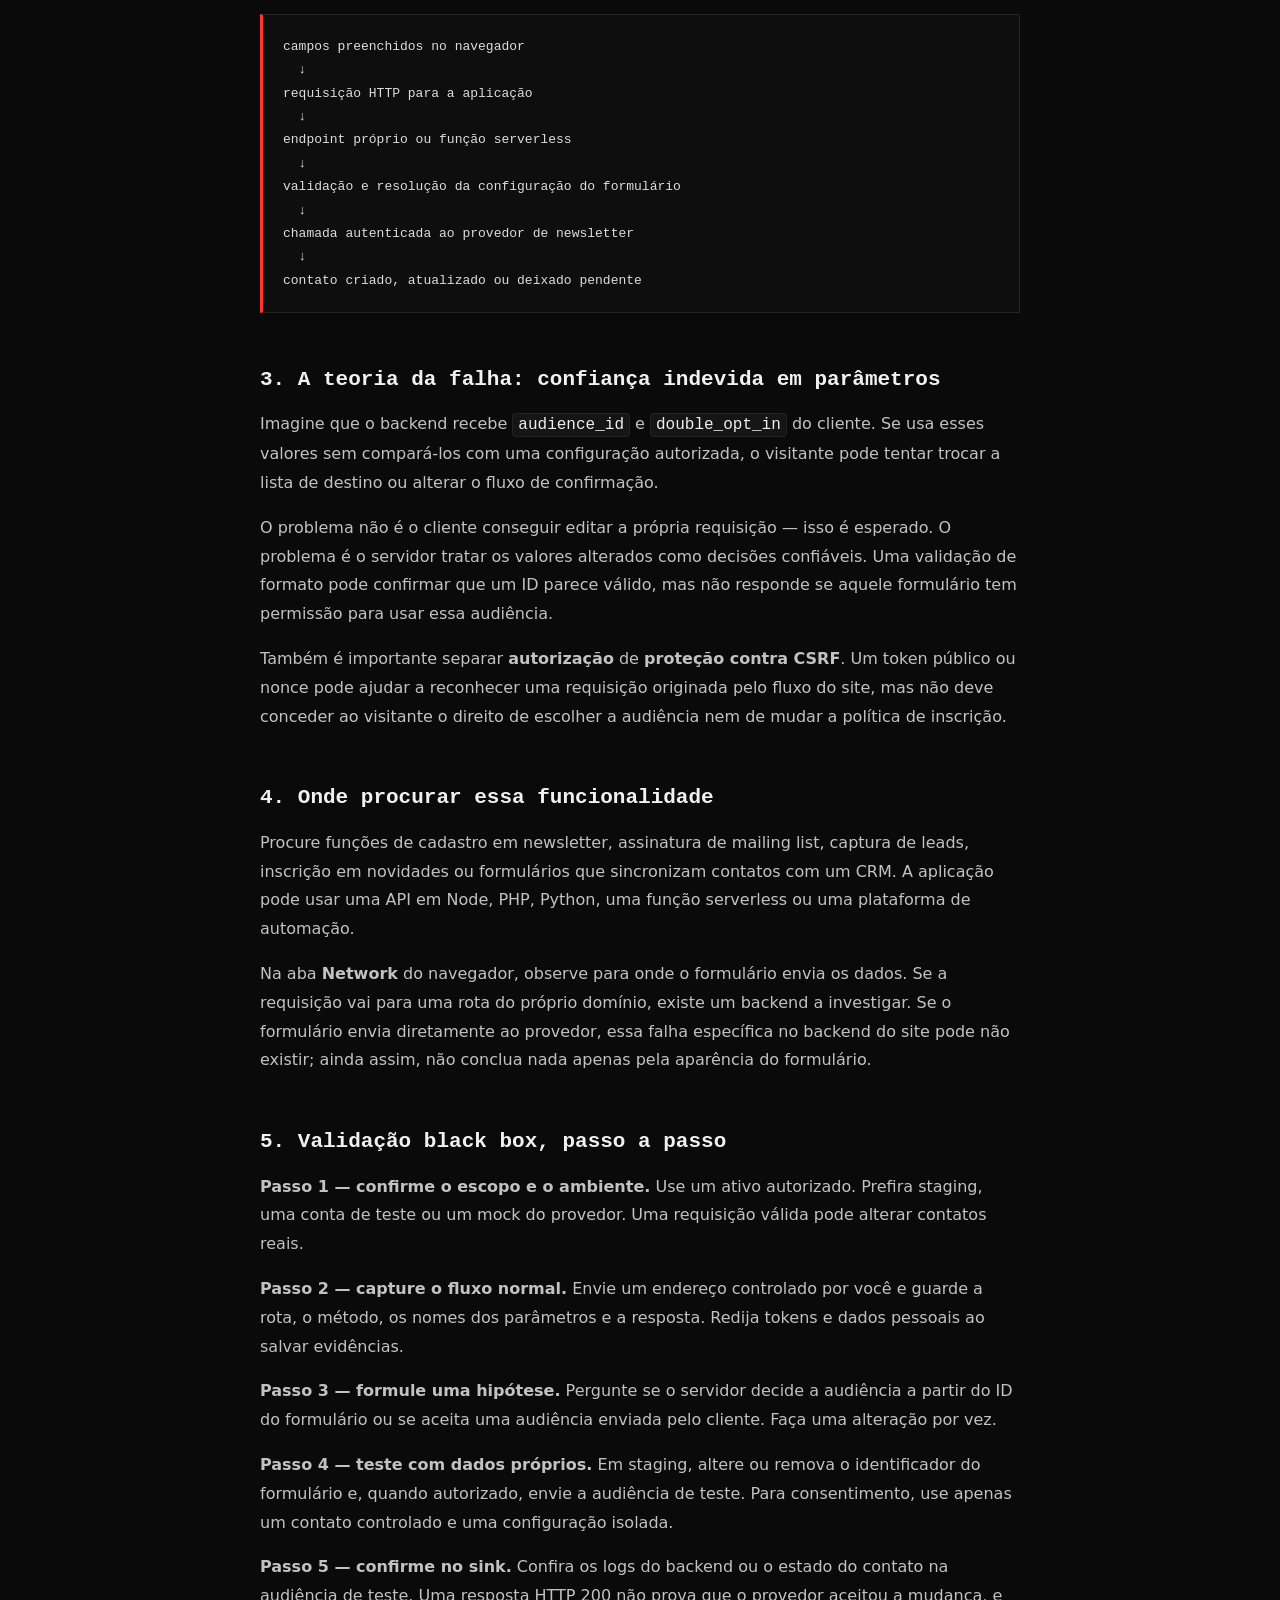
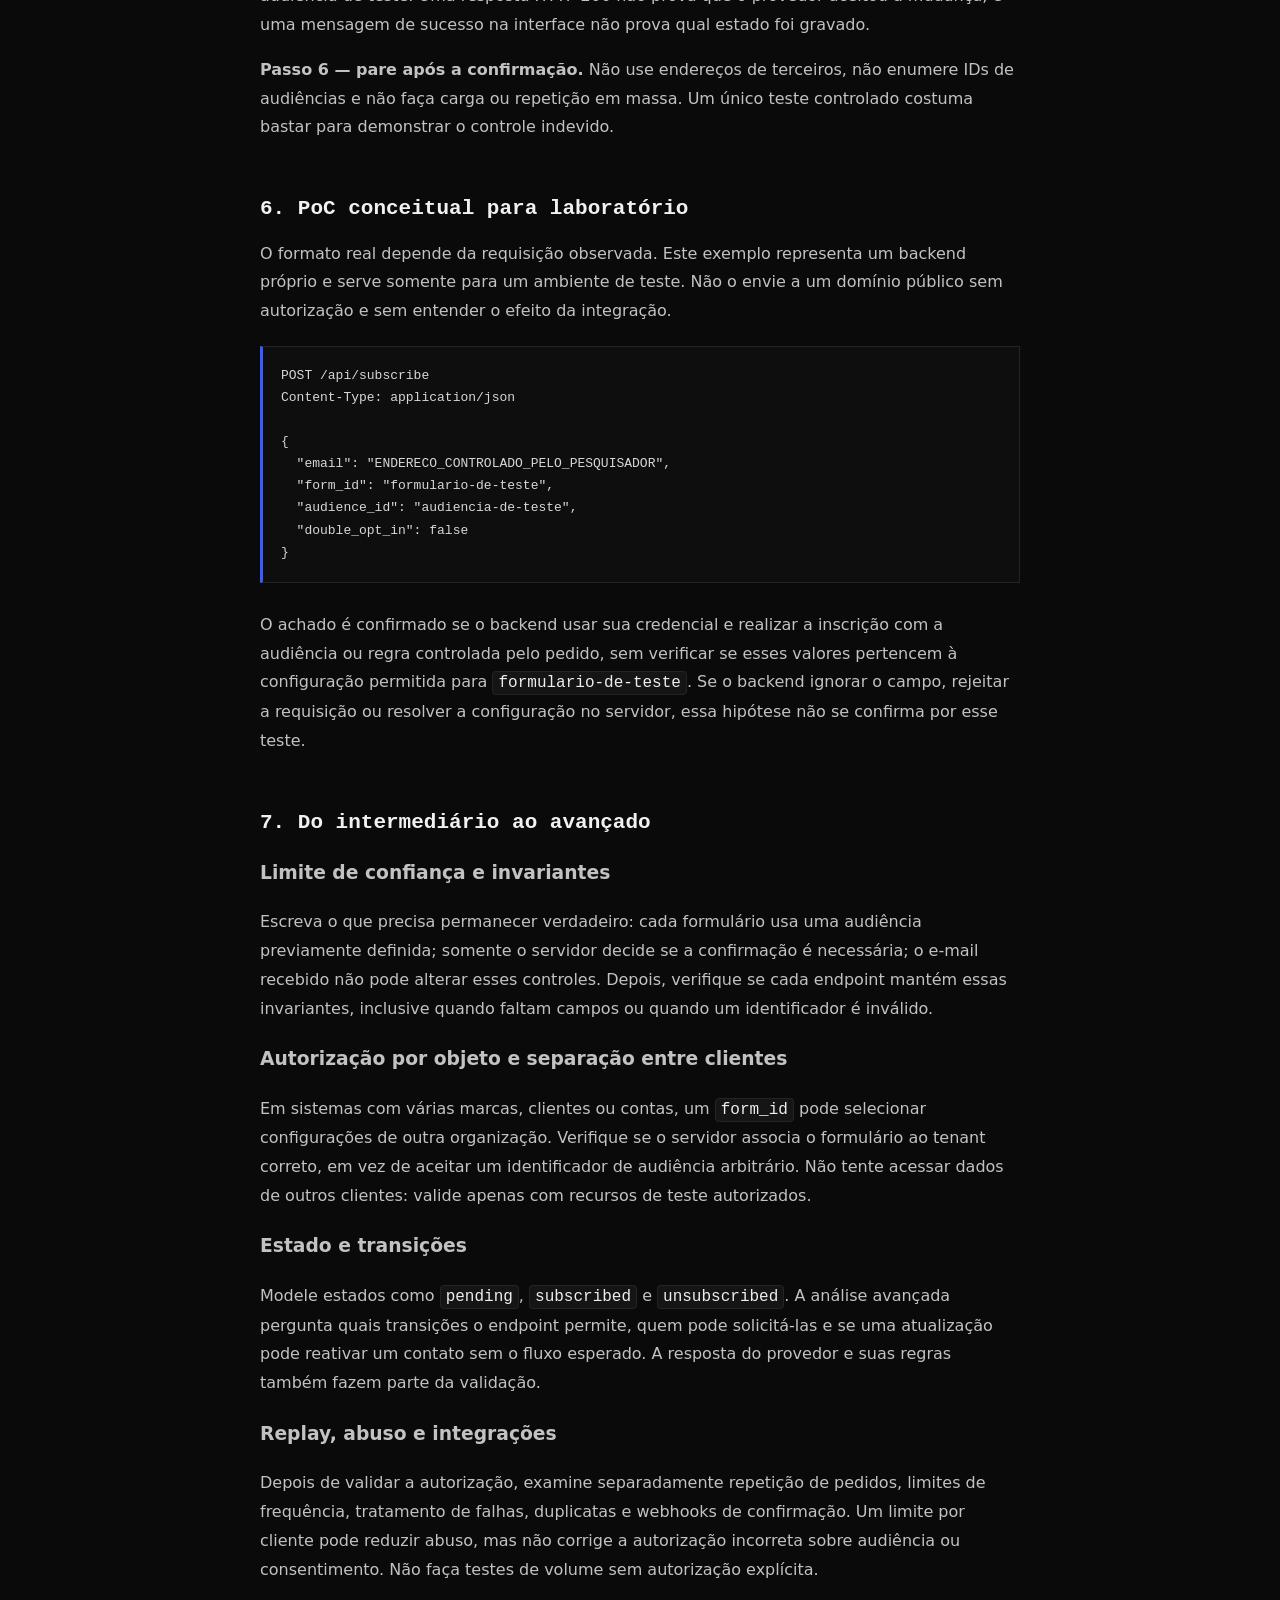
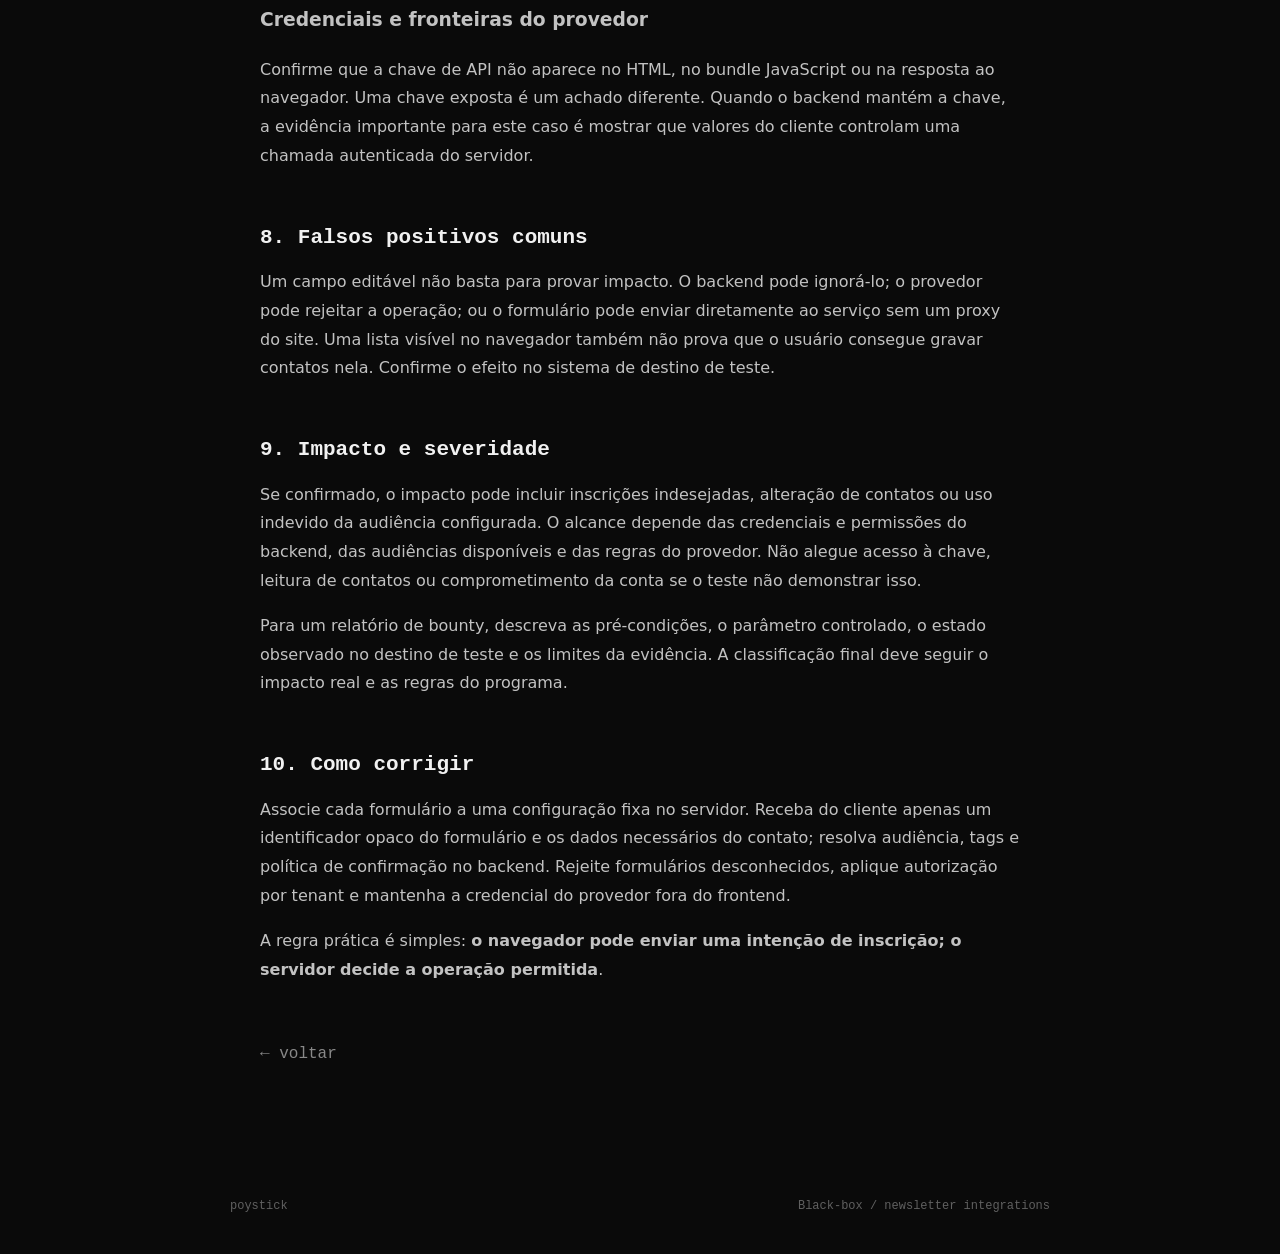
<file: research/black-box-newsletter-consent.html>
<!doctype html>
<html lang="pt-BR">
<head>
  <meta charset="utf-8">
  <meta name="viewport" content="width=device-width, initial-scale=1">
  <meta name="description" content="Guia black box para entender e validar falhas de confiança em formulários de newsletter, do modelo cliente-servidor à autorização no backend.">
  <meta name="theme-color" content="#0a0a0a">
  <title>Formulários de newsletter em aplicações sem CMS — poystick</title>
  <link rel="stylesheet" href="../assets/style.css">
</head>
<body>
  <header class="site-header">
    <a class="logo" href="../">poystick<span>.</span></a>
    <nav>
      <a href="../#writeups">write-ups</a>
      <a href="../#pocs">PoCs</a>
      <a href="../methodology.html">metodologia de estudo</a>
      <a href="../wordpress-methodology.html">metodologia WordPress</a>
      <a href="../#sobre">sobre</a>
      <a href="https://github.com/TarcisioLuchesi">github ↗</a>
    </nav>
  </header>

  <main class="article-shell">
    <section class="article-hero">
      <div class="kicker">black box / aplicações web / newsletter</div>
      <h1>Do formulário à API</h1>
      <p class="hero-copy">Um guia do básico ao avançado para analisar integrações de newsletter em sites sem CMS.</p>
      <div class="article-meta">
        <span>Black-box testing</span>
        <span>Trust boundaries</span>
        <span>Business logic</span>
        <span>CWE-472</span>
        <span>CWE-862</span>
      </div>
      <div class="article-meta">
        <span>Material didático</span>
        <span>Exemplos somente para ambientes autorizados</span>
        <span>Sem fingerprinting externo</span>
      </div>
    </section>

    <article class="article">
      <p>
        Uma integração de newsletter pode parecer apenas um formulário com um campo de e-mail.
        Por trás dele, porém, pode haver um endpoint próprio que usa uma credencial do servidor
        para cadastrar contatos em Mailchimp ou em outro provedor. O risco aparece quando o
        backend deixa o visitante escolher parâmetros que deveriam vir da configuração confiável
        do formulário.
      </p>

      <div class="note">
        <strong>Escopo deste guia:</strong> o caso analisado anteriormente era específico de uma
        integração WordPress. Aqui, o foco é o mesmo padrão de confiança indevida em aplicações
        sem WordPress: sites estáticos, frontends customizados e funções serverless. Isso descreve
        uma classe de falha possível, não uma vulnerabilidade presente em todo formulário.
      </div>

      <h2>1. O básico: navegador, servidor e provedor</h2>
      <p>
        O <strong>frontend</strong> é a página aberta no navegador. Ele mostra os campos e monta
        a requisição. O <strong>backend</strong> é a API ou função do site que recebe essa
        requisição. O <strong>provedor</strong> é o serviço externo que mantém a lista de contatos.
      </p>
      <p>
        Quando o backend conversa com o provedor usando uma chave de API guardada no servidor,
        ele possui uma capacidade que o visitante não deveria controlar diretamente. O backend
        precisa decidir qual formulário está sendo enviado, a qual audiência ele pertence e quais
        regras de inscrição se aplicam.
      </p>
      <p>
        Uma <strong>audiência</strong> é a lista ou grupo de contatos de destino. O
        <strong>double opt-in</strong> é um fluxo em que a pessoa recebe uma mensagem e precisa
        confirmar a inscrição. Consentimento, audiência e confirmação são decisões diferentes:
        a presença de um e-mail válido não prova, por si só, que seu titular pediu a inscrição.
      </p>

      <h2>2. O modelo de dados</h2>
      <p>
        No black box, trate cada valor enviado pelo navegador como entrada controlada pelo cliente.
        Um campo oculto continua editável; JavaScript também pode ser pausado ou modificado. Entre
        os valores comuns estão <code>email</code>, <code>form_id</code>, <code>audience_id</code>,
        <code>tags</code> e <code>double_opt_in</code>.
      </p>
      <p>
        O dado de origem, ou <strong>source</strong>, é o valor que entra na aplicação. O
        <strong>sink</strong> é o ponto onde ele causa um efeito sensível, como uma chamada à API
        do provedor que cria ou atualiza um contato. Seguir esse caminho ajuda a separar uma
        mudança visual no navegador de uma mudança realmente aceita pelo servidor.
      </p>

      <div class="flow">campos preenchidos no navegador
  ↓
requisição HTTP para a aplicação
  ↓
endpoint próprio ou função serverless
  ↓
validação e resolução da configuração do formulário
  ↓
chamada autenticada ao provedor de newsletter
  ↓
contato criado, atualizado ou deixado pendente</div>

      <h2>3. A teoria da falha: confiança indevida em parâmetros</h2>
      <p>
        Imagine que o backend recebe <code>audience_id</code> e <code>double_opt_in</code> do
        cliente. Se usa esses valores sem compará-los com uma configuração autorizada, o visitante
        pode tentar trocar a lista de destino ou alterar o fluxo de confirmação.
      </p>
      <p>
        O problema não é o cliente conseguir editar a própria requisição — isso é esperado. O
        problema é o servidor tratar os valores alterados como decisões confiáveis. Uma validação
        de formato pode confirmar que um ID parece válido, mas não responde se aquele formulário
        tem permissão para usar essa audiência.
      </p>
      <p>
        Também é importante separar <strong>autorização</strong> de <strong>proteção contra CSRF</strong>.
        Um token público ou nonce pode ajudar a reconhecer uma requisição originada pelo fluxo do
        site, mas não deve conceder ao visitante o direito de escolher a audiência nem de mudar a
        política de inscrição.
      </p>

      <h2>4. Onde procurar essa funcionalidade</h2>
      <p>
        Procure funções de cadastro em newsletter, assinatura de mailing list, captura de leads,
        inscrição em novidades ou formulários que sincronizam contatos com um CRM. A aplicação
        pode usar uma API em Node, PHP, Python, uma função serverless ou uma plataforma de
        automação.
      </p>
      <p>
        Na aba <strong>Network</strong> do navegador, observe para onde o formulário envia os
        dados. Se a requisição vai para uma rota do próprio domínio, existe um backend a investigar.
        Se o formulário envia diretamente ao provedor, essa falha específica no backend do site
        pode não existir; ainda assim, não conclua nada apenas pela aparência do formulário.
      </p>

      <h2>5. Validação black box, passo a passo</h2>
      <p><strong>Passo 1 — confirme o escopo e o ambiente.</strong> Use um ativo autorizado. Prefira staging, uma conta de teste ou um mock do provedor. Uma requisição válida pode alterar contatos reais.</p>
      <p><strong>Passo 2 — capture o fluxo normal.</strong> Envie um endereço controlado por você e guarde a rota, o método, os nomes dos parâmetros e a resposta. Redija tokens e dados pessoais ao salvar evidências.</p>
      <p><strong>Passo 3 — formule uma hipótese.</strong> Pergunte se o servidor decide a audiência a partir do ID do formulário ou se aceita uma audiência enviada pelo cliente. Faça uma alteração por vez.</p>
      <p><strong>Passo 4 — teste com dados próprios.</strong> Em staging, altere ou remova o identificador do formulário e, quando autorizado, envie a audiência de teste. Para consentimento, use apenas um contato controlado e uma configuração isolada.</p>
      <p><strong>Passo 5 — confirme no sink.</strong> Confira os logs do backend ou o estado do contato na audiência de teste. Uma resposta HTTP 200 não prova que o provedor aceitou a mudança, e uma mensagem de sucesso na interface não prova qual estado foi gravado.</p>
      <p><strong>Passo 6 — pare após a confirmação.</strong> Não use endereços de terceiros, não enumere IDs de audiências e não faça carga ou repetição em massa. Um único teste controlado costuma bastar para demonstrar o controle indevido.</p>

      <h2>6. PoC conceitual para laboratório</h2>
      <p>
        O formato real depende da requisição observada. Este exemplo representa um backend próprio
        e serve somente para um ambiente de teste. Não o envie a um domínio público sem autorização
        e sem entender o efeito da integração.
      </p>
      <pre><code>POST /api/subscribe
Content-Type: application/json

{
  "email": "ENDERECO_CONTROLADO_PELO_PESQUISADOR",
  "form_id": "formulario-de-teste",
  "audience_id": "audiencia-de-teste",
  "double_opt_in": false
}</code></pre>
      <p>
        O achado é confirmado se o backend usar sua credencial e realizar a inscrição com a
        audiência ou regra controlada pelo pedido, sem verificar se esses valores pertencem à
        configuração permitida para <code>formulario-de-teste</code>. Se o backend ignorar o campo,
        rejeitar a requisição ou resolver a configuração no servidor, essa hipótese não se confirma
        por esse teste.
      </p>

      <h2>7. Do intermediário ao avançado</h2>
      <h3>Limite de confiança e invariantes</h3>
      <p>
        Escreva o que precisa permanecer verdadeiro: cada formulário usa uma audiência previamente
        definida; somente o servidor decide se a confirmação é necessária; o e-mail recebido não
        pode alterar esses controles. Depois, verifique se cada endpoint mantém essas invariantes,
        inclusive quando faltam campos ou quando um identificador é inválido.
      </p>
      <h3>Autorização por objeto e separação entre clientes</h3>
      <p>
        Em sistemas com várias marcas, clientes ou contas, um <code>form_id</code> pode selecionar
        configurações de outra organização. Verifique se o servidor associa o formulário ao tenant
        correto, em vez de aceitar um identificador de audiência arbitrário. Não tente acessar
        dados de outros clientes: valide apenas com recursos de teste autorizados.
      </p>
      <h3>Estado e transições</h3>
      <p>
        Modele estados como <code>pending</code>, <code>subscribed</code> e
        <code>unsubscribed</code>. A análise avançada pergunta quais transições o endpoint permite,
        quem pode solicitá-las e se uma atualização pode reativar um contato sem o fluxo esperado.
        A resposta do provedor e suas regras também fazem parte da validação.
      </p>
      <h3>Replay, abuso e integrações</h3>
      <p>
        Depois de validar a autorização, examine separadamente repetição de pedidos, limites de
        frequência, tratamento de falhas, duplicatas e webhooks de confirmação. Um limite por
        cliente pode reduzir abuso, mas não corrige a autorização incorreta sobre audiência ou
        consentimento. Não faça testes de volume sem autorização explícita.
      </p>
      <h3>Credenciais e fronteiras do provedor</h3>
      <p>
        Confirme que a chave de API não aparece no HTML, no bundle JavaScript ou na resposta ao
        navegador. Uma chave exposta é um achado diferente. Quando o backend mantém a chave, a
        evidência importante para este caso é mostrar que valores do cliente controlam uma chamada
        autenticada do servidor.
      </p>

      <h2>8. Falsos positivos comuns</h2>
      <p>
        Um campo editável não basta para provar impacto. O backend pode ignorá-lo; o provedor pode
        rejeitar a operação; ou o formulário pode enviar diretamente ao serviço sem um proxy do
        site. Uma lista visível no navegador também não prova que o usuário consegue gravar contatos
        nela. Confirme o efeito no sistema de destino de teste.
      </p>

      <h2>9. Impacto e severidade</h2>
      <p>
        Se confirmado, o impacto pode incluir inscrições indesejadas, alteração de contatos ou uso
        indevido da audiência configurada. O alcance depende das credenciais e permissões do
        backend, das audiências disponíveis e das regras do provedor. Não alegue acesso à chave,
        leitura de contatos ou comprometimento da conta se o teste não demonstrar isso.
      </p>
      <p>
        Para um relatório de bounty, descreva as pré-condições, o parâmetro controlado, o estado
        observado no destino de teste e os limites da evidência. A classificação final deve seguir
        o impacto real e as regras do programa.
      </p>

      <h2>10. Como corrigir</h2>
      <p>
        Associe cada formulário a uma configuração fixa no servidor. Receba do cliente apenas um
        identificador opaco do formulário e os dados necessários do contato; resolva audiência,
        tags e política de confirmação no backend. Rejeite formulários desconhecidos, aplique
        autorização por tenant e mantenha a credencial do provedor fora do frontend.
      </p>
      <p>
        A regra prática é simples: <strong>o navegador pode enviar uma intenção de inscrição; o
        servidor decide a operação permitida</strong>.
      </p>

      <a class="back-link" href="../">← voltar</a>
    </article>
  </main>

  <footer class="site-footer wrap">
    <span>poystick</span>
    <span>Black-box / newsletter integrations</span>
  </footer>
</body>
</html>
</file>
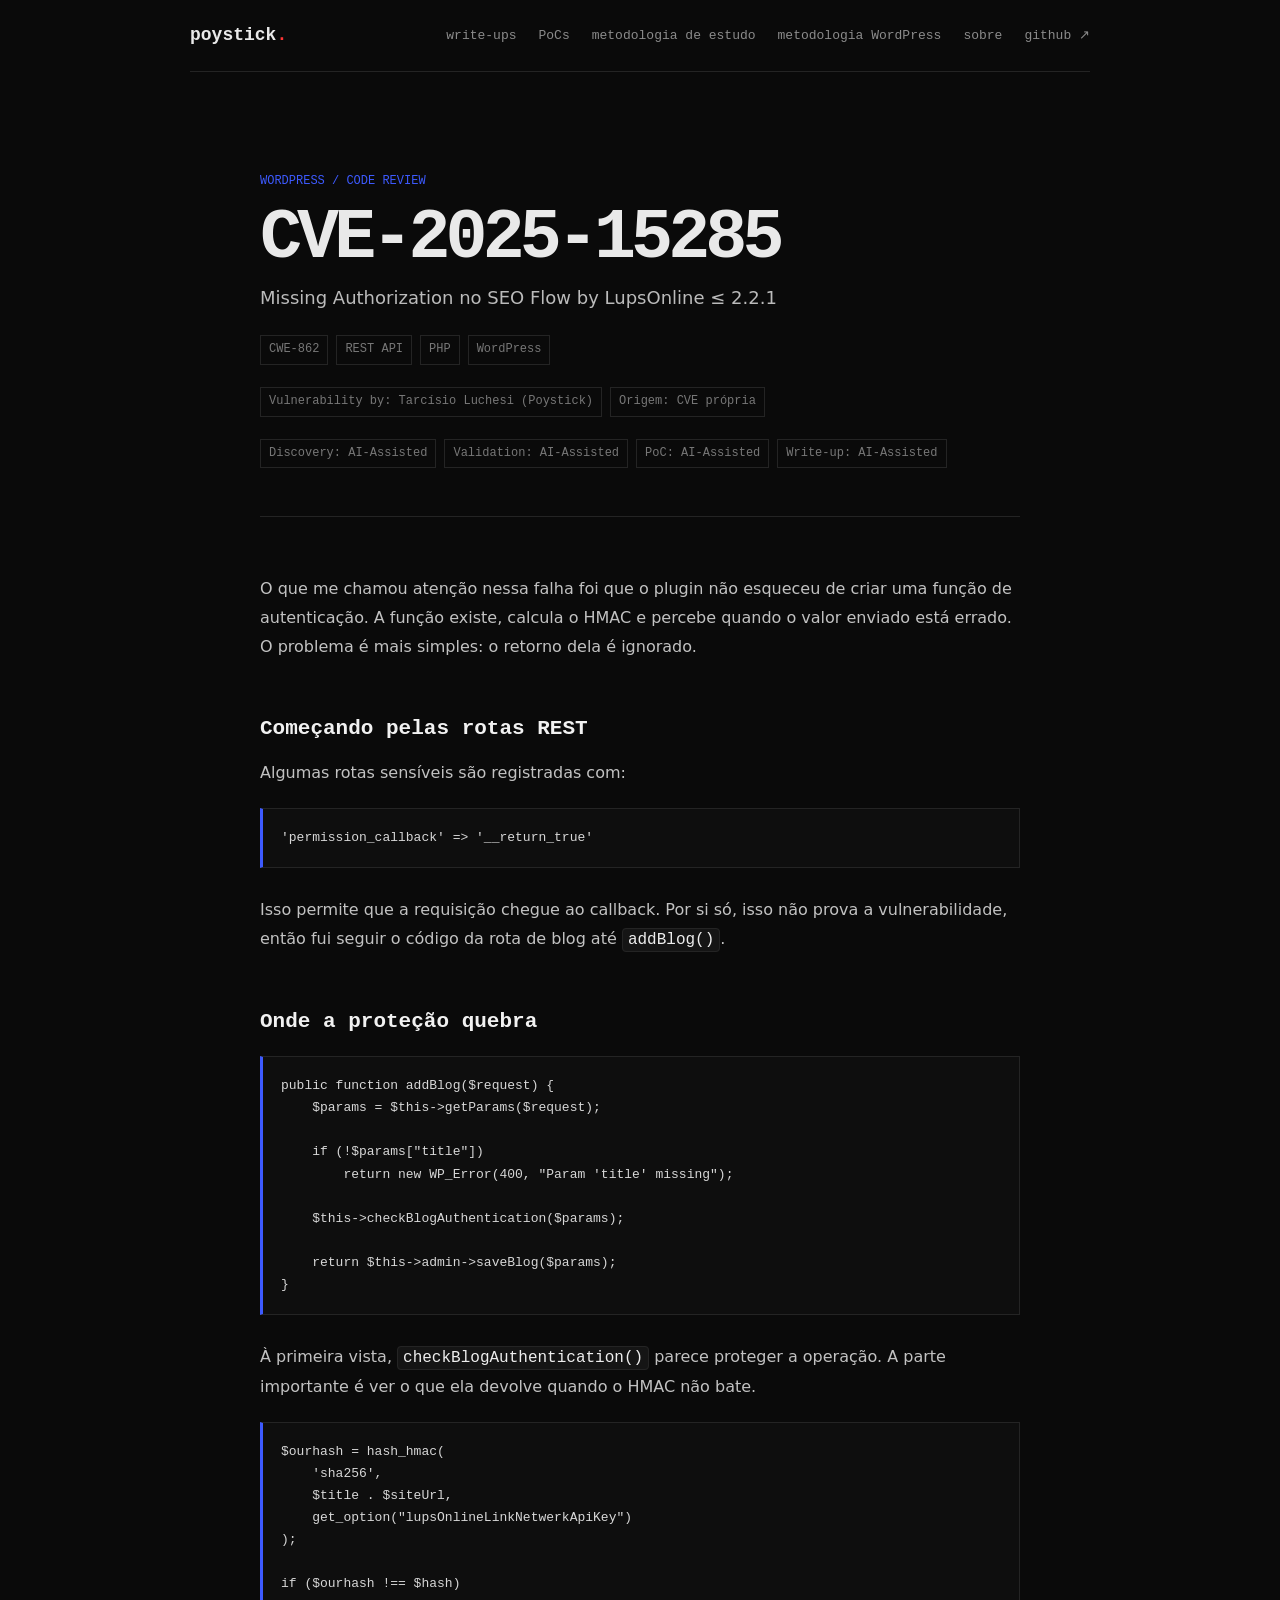
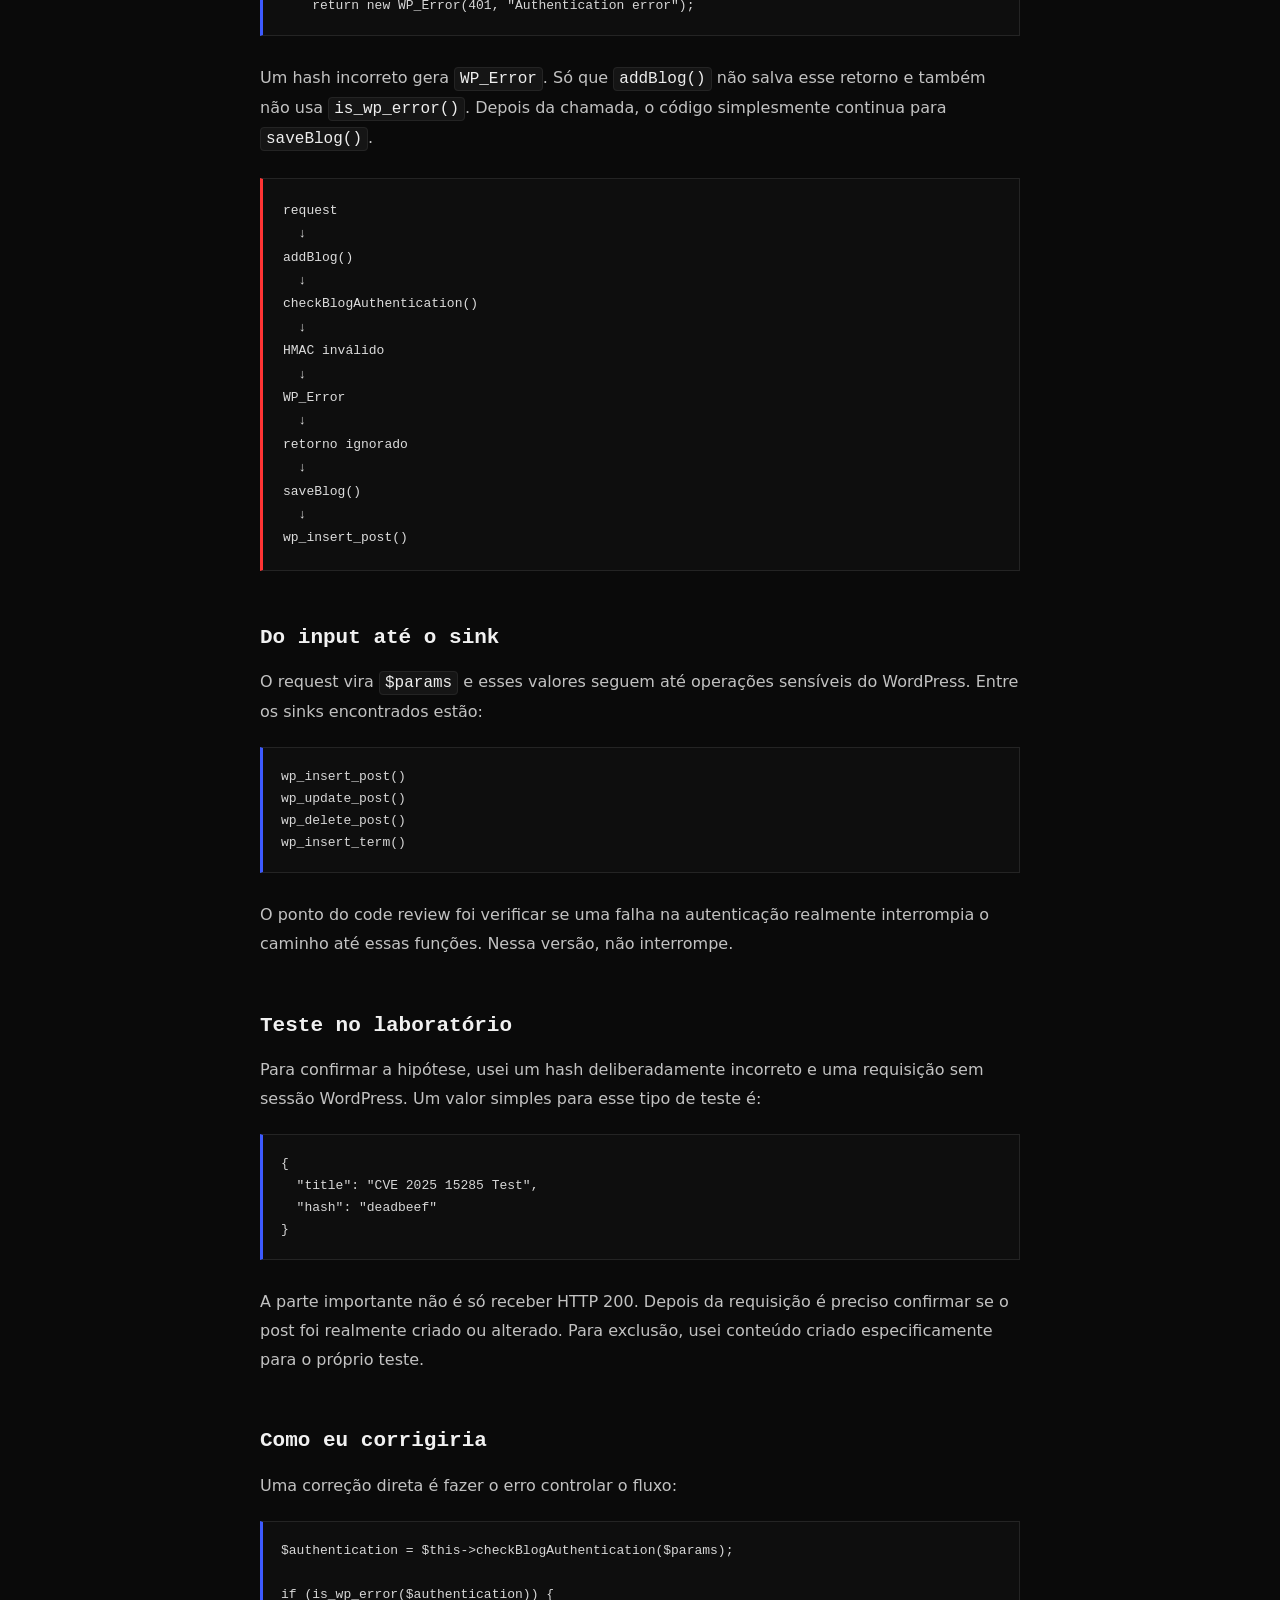
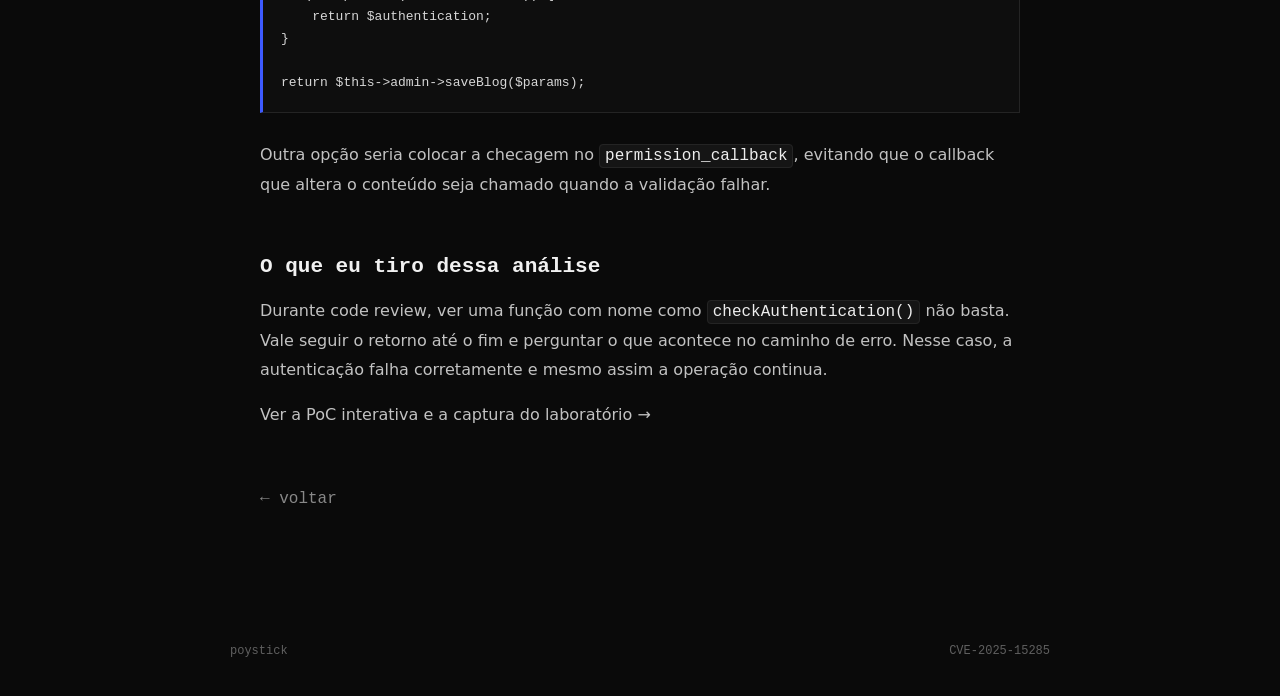
<file: research/cve-2025-15285.html>
<!doctype html>
<html lang="pt-BR">
<head>
  <meta charset="utf-8">
  <meta name="viewport" content="width=device-width, initial-scale=1">
  <meta name="description" content="CVE-2025-15285 — análise do bypass de autorização no SEO Flow by LupsOnline 2.2.1.">
  <meta name="theme-color" content="#0a0a0a">
  <title>CVE-2025-15285 — poystick</title>
  <style>
:root{
  --bg:#0a0a0a;
  --surface:#111111;
  --text:#e9e9e9;
  --muted:#8b8b8b;
  --line:#242424;
  --red:#ff3434;
  --blue:#3d5afe;
}

*{box-sizing:border-box}
html{scroll-behavior:smooth}

body{
  margin:0;
  background:var(--bg);
  color:var(--text);
  font-family:ui-monospace,SFMono-Regular,Menlo,Monaco,Consolas,"Liberation Mono",monospace;
  font-size:15px;
  line-height:1.65;
}

a{color:inherit;text-decoration:none}

.wrap{
  width:min(820px,calc(100% - 40px));
  margin:0 auto;
}

.site-header{
  width:min(900px,calc(100% - 32px));
  margin:0 auto;
  min-height:72px;
  display:flex;
  align-items:center;
  justify-content:space-between;
  border-bottom:1px solid var(--line);
}

.logo{
  font-weight:700;
  font-size:18px;
}

.logo span{color:var(--red)}

nav{
  display:flex;
  gap:22px;
  color:var(--muted);
  font-size:13px;
}

nav a:hover{color:var(--text)}

.intro{
  padding:110px 0 90px;
  border-bottom:1px solid var(--line);
}

.label{
  margin:0 0 18px;
  color:var(--blue);
  font-size:12px;
  text-transform:uppercase;
  letter-spacing:.08em;
}

h1{
  margin:0 0 24px;
  font-size:clamp(48px,10vw,88px);
  line-height:.95;
  letter-spacing:-.07em;
}

.lead{
  max-width:680px;
  margin:0;
  font-family:Inter,system-ui,sans-serif;
  font-size:20px;
  line-height:1.6;
  color:#d1d1d1;
}

.small{
  max-width:620px;
  margin:22px 0 0;
  color:var(--muted);
}

.section{
  padding:72px 0;
  border-bottom:1px solid var(--line);
}

.section-title{
  display:flex;
  align-items:baseline;
  justify-content:space-between;
  gap:20px;
  margin-bottom:28px;
}

.section-title h2{
  margin:0;
  font-size:17px;
}

.section-title span{
  color:#666;
  font-size:12px;
}

.post-row{
  display:grid;
  grid-template-columns:1fr auto;
  gap:24px;
  padding:26px 0;
  border-top:1px solid var(--line);
}

.post-row:hover h3{color:var(--red)}
.post-row:hover .arrow{color:var(--blue);transform:translateX(4px)}

.post-date{
  margin:0 0 10px;
  color:#666;
  font-size:12px;
}

.post-row h3{
  margin:0 0 10px;
  font-size:18px;
  line-height:1.45;
  transition:color .15s ease;
}

.post-row p{
  margin:0;
  color:var(--muted);
  max-width:690px;
}

.arrow{
  align-self:center;
  color:#777;
  font-size:24px;
  transition:.15s ease;
}

.about p{
  max-width:700px;
  color:#aaa;
}

.site-footer{
  display:flex;
  justify-content:space-between;
  gap:20px;
  padding:28px 0 42px;
  color:#606060;
  font-size:12px;
}

/* article */

.article-shell{
  width:min(760px,calc(100% - 40px));
  margin:0 auto;
  padding:80px 0 100px;
}

.article-hero{
  padding:20px 0 48px;
  border-bottom:1px solid var(--line);
}

.article-hero .kicker{
  color:var(--blue);
  font-size:12px;
  text-transform:uppercase;
}

.article-hero h1{
  margin:14px 0 12px;
  font-size:clamp(40px,8vw,70px);
}

.hero-copy{
  margin:0;
  color:#bbb;
  font-family:Inter,system-ui,sans-serif;
  font-size:18px;
  line-height:1.6;
}

.article-meta{
  display:flex;
  flex-wrap:wrap;
  gap:8px;
  margin-top:22px;
}

.article-meta span{
  padding:4px 8px;
  border:1px solid var(--line);
  color:#777;
  font-size:12px;
}

.article{
  padding-top:42px;
  color:#c2c2c2;
  font-family:Inter,system-ui,sans-serif;
  font-size:16px;
  line-height:1.8;
}

.article h2{
  margin:52px 0 12px;
  color:#f1f1f1;
  font:700 21px/1.4 ui-monospace,SFMono-Regular,Menlo,monospace;
}

.article p code{
  padding:2px 5px;
  background:#151515;
  border:1px solid var(--line);
  border-radius:4px;
  color:#eee;
}

pre{
  overflow:auto;
  margin:20px 0 28px;
  padding:18px;
  background:#0e0e0e;
  border:1px solid var(--line);
  border-left:3px solid var(--blue);
  color:#d7d7d7;
  font:13px/1.7 ui-monospace,SFMono-Regular,Menlo,monospace;
}

.flow{
  white-space:pre-wrap;
  margin:24px 0;
  padding:20px;
  background:#0e0e0e;
  border:1px solid var(--line);
  border-left:3px solid var(--red);
  color:#ddd;
  font:13px/1.8 ui-monospace,SFMono-Regular,Menlo,monospace;
}

.back-link{
  display:inline-block;
  margin-top:40px;
  color:#888;
  font-family:ui-monospace,SFMono-Regular,Menlo,monospace;
}

.back-link:hover{color:var(--red)}

@media(max-width:600px){
  .site-header{align-items:flex-start;padding:18px 0}
  nav{gap:12px;flex-wrap:wrap;justify-content:flex-end}
  .intro{padding:76px 0 64px}
  .lead{font-size:18px}
  .site-footer{flex-direction:column}
}

</style>
</head>
<body>
  <header class="site-header">
    <a class="logo" href="../">poystick<span>.</span></a>
    <nav>
      <a href="../#writeups">write-ups</a>
      <a href="../#pocs">PoCs</a>
      <a href="../methodology.html">metodologia de estudo</a>
      <a href="../wordpress-methodology.html">metodologia WordPress</a>
      <a href="../#sobre">sobre</a>
      <a href="https://github.com/TarcisioLuchesi">github ↗</a>
    </nav>
  </header>

  <main class="article-shell">
    <section class="article-hero">
      <div class="kicker">wordpress / code review</div>
      <h1>CVE-2025-15285</h1>
      <p class="hero-copy">Missing Authorization no SEO Flow by LupsOnline ≤ 2.2.1</p>
      <div class="article-meta">
        <span>CWE-862</span>
        <span>REST API</span>
        <span>PHP</span>
        <span>WordPress</span>
      </div>
      <div class="article-meta" aria-label="Autoria da vulnerabilidade">
        <span>Vulnerability by: Tarcísio Luchesi (Poystick)</span>
        <span>Origem: CVE própria</span>
      </div>
      <div class="article-meta" aria-label="Método de pesquisa">
        <span>Discovery: AI-Assisted</span>
        <span>Validation: AI-Assisted</span>
        <span>PoC: AI-Assisted</span>
        <span>Write-up: AI-Assisted</span>
      </div>
    </section>

    <article class="article">
      <p>
        O que me chamou atenção nessa falha foi que o plugin não esqueceu de criar uma
        função de autenticação. A função existe, calcula o HMAC e percebe quando o valor
        enviado está errado. O problema é mais simples: o retorno dela é ignorado.
      </p>

      <h2>Começando pelas rotas REST</h2>
      <p>Algumas rotas sensíveis são registradas com:</p>
      <pre><code>'permission_callback' =&gt; '__return_true'</code></pre>
      <p>
        Isso permite que a requisição chegue ao callback. Por si só, isso não prova a
        vulnerabilidade, então fui seguir o código da rota de blog até <code>addBlog()</code>.
      </p>

      <h2>Onde a proteção quebra</h2>
      <pre><code>public function addBlog($request) {
    $params = $this-&gt;getParams($request);

    if (!$params["title"])
        return new WP_Error(400, "Param 'title' missing");

    $this-&gt;checkBlogAuthentication($params);

    return $this-&gt;admin-&gt;saveBlog($params);
}</code></pre>

      <p>
        À primeira vista, <code>checkBlogAuthentication()</code> parece proteger a operação.
        A parte importante é ver o que ela devolve quando o HMAC não bate.
      </p>

      <pre><code>$ourhash = hash_hmac(
    'sha256',
    $title . $siteUrl,
    get_option("lupsOnlineLinkNetwerkApiKey")
);

if ($ourhash !== $hash)
    return new WP_Error(401, "Authentication error");</code></pre>

      <p>
        Um hash incorreto gera <code>WP_Error</code>. Só que <code>addBlog()</code> não
        salva esse retorno e também não usa <code>is_wp_error()</code>. Depois da chamada,
        o código simplesmente continua para <code>saveBlog()</code>.
      </p>

      <div class="flow">request
  ↓
addBlog()
  ↓
checkBlogAuthentication()
  ↓
HMAC inválido
  ↓
WP_Error
  ↓
retorno ignorado
  ↓
saveBlog()
  ↓
wp_insert_post()</div>

      <h2>Do input até o sink</h2>
      <p>
        O request vira <code>$params</code> e esses valores seguem até operações sensíveis
        do WordPress. Entre os sinks encontrados estão:
      </p>

      <pre><code>wp_insert_post()
wp_update_post()
wp_delete_post()
wp_insert_term()</code></pre>

      <p>
        O ponto do code review foi verificar se uma falha na autenticação realmente
        interrompia o caminho até essas funções. Nessa versão, não interrompe.
      </p>

      <h2>Teste no laboratório</h2>
      <p>
        Para confirmar a hipótese, usei um hash deliberadamente incorreto e uma requisição
        sem sessão WordPress. Um valor simples para esse tipo de teste é:
      </p>

      <pre><code>{
  "title": "CVE 2025 15285 Test",
  "hash": "deadbeef"
}</code></pre>

      <p>
        A parte importante não é só receber HTTP 200. Depois da requisição é preciso
        confirmar se o post foi realmente criado ou alterado. Para exclusão, usei conteúdo
        criado especificamente para o próprio teste.
      </p>

      <h2>Como eu corrigiria</h2>
      <p>Uma correção direta é fazer o erro controlar o fluxo:</p>

      <pre><code>$authentication = $this-&gt;checkBlogAuthentication($params);

if (is_wp_error($authentication)) {
    return $authentication;
}

return $this-&gt;admin-&gt;saveBlog($params);</code></pre>

      <p>
        Outra opção seria colocar a checagem no <code>permission_callback</code>, evitando
        que o callback que altera o conteúdo seja chamado quando a validação falhar.
      </p>

      <h2>O que eu tiro dessa análise</h2>
      <p>
        Durante code review, ver uma função com nome como <code>checkAuthentication()</code>
        não basta. Vale seguir o retorno até o fim e perguntar o que acontece no caminho de
        erro. Nesse caso, a autenticação falha corretamente e mesmo assim a operação continua.
      </p>

      <p><a href="../pocs/cve-2025-15285.html">Ver a PoC interativa e a captura do laboratório →</a></p>
      <a class="back-link" href="../">← voltar</a>
    </article>
  </main>

  <footer class="site-footer wrap">
    <span>poystick</span>
    <span>CVE-2025-15285</span>
  </footer>
</body>
</html>
</file>
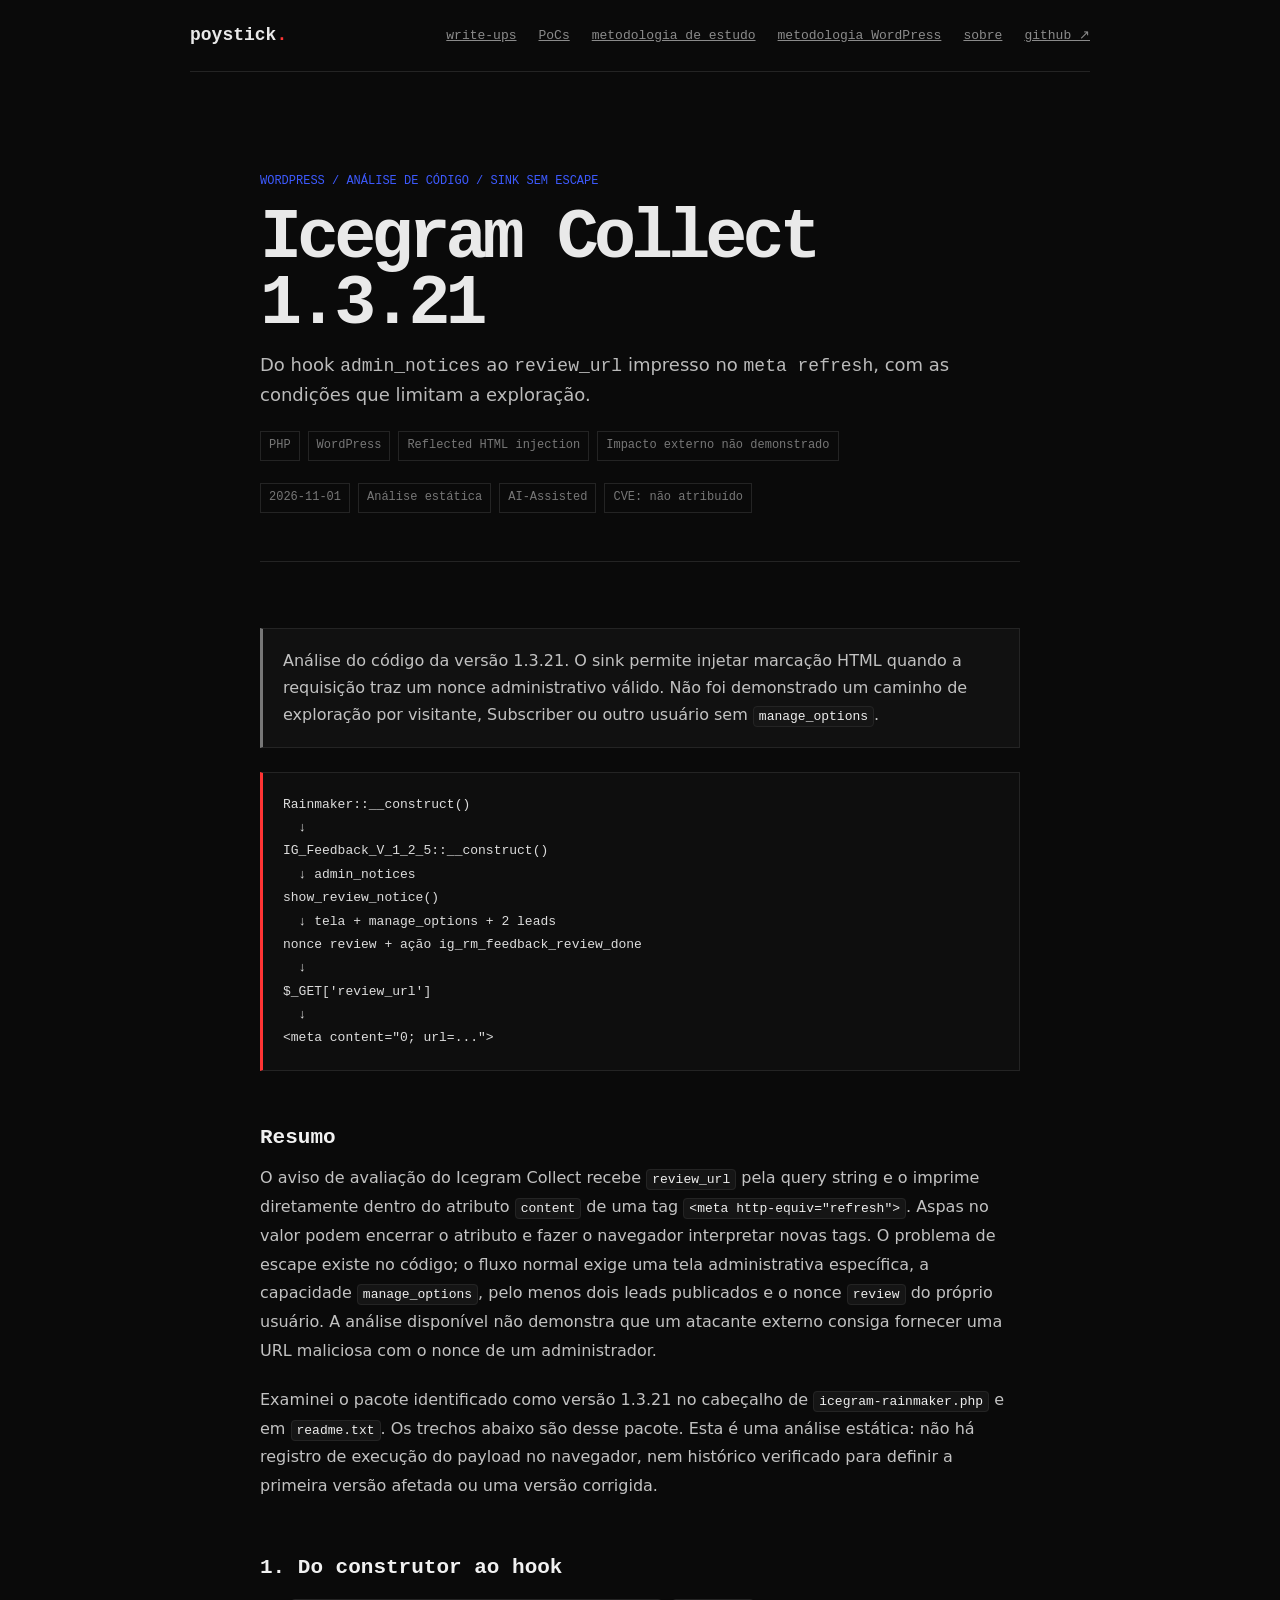
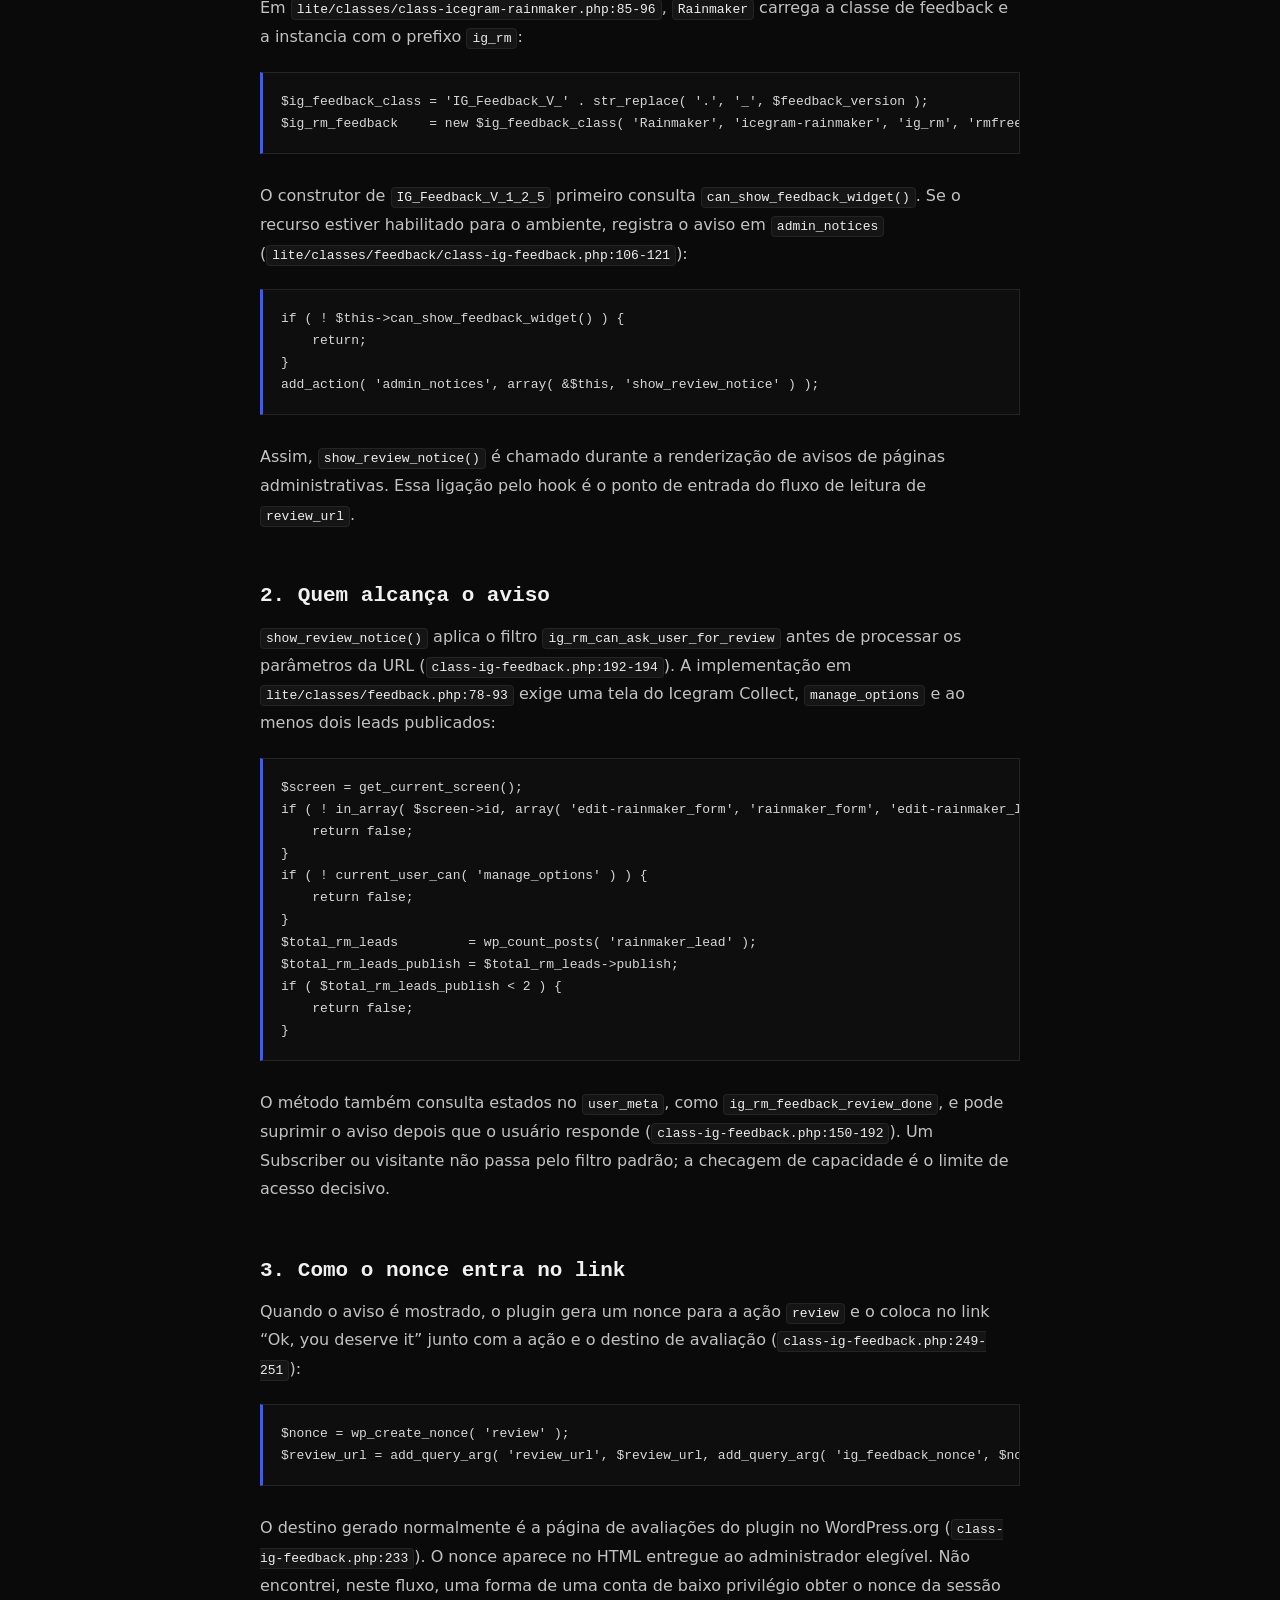
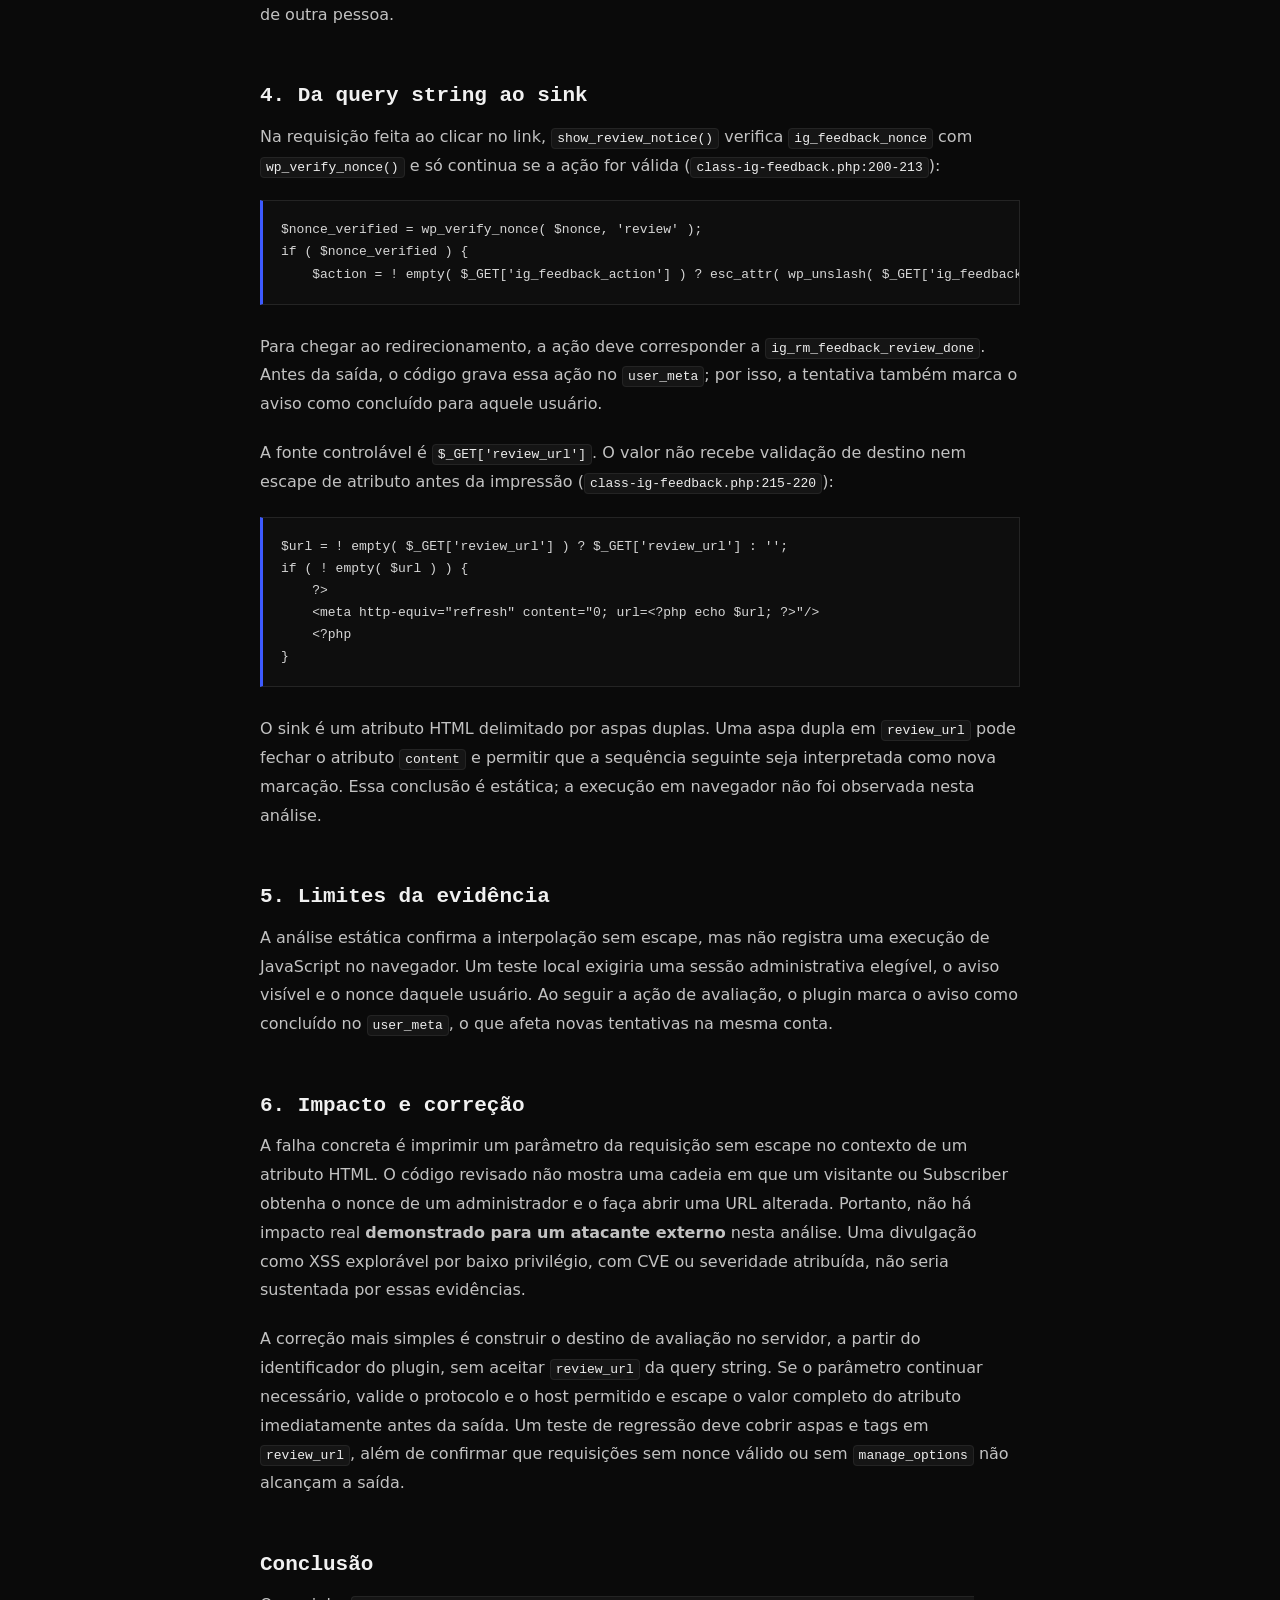
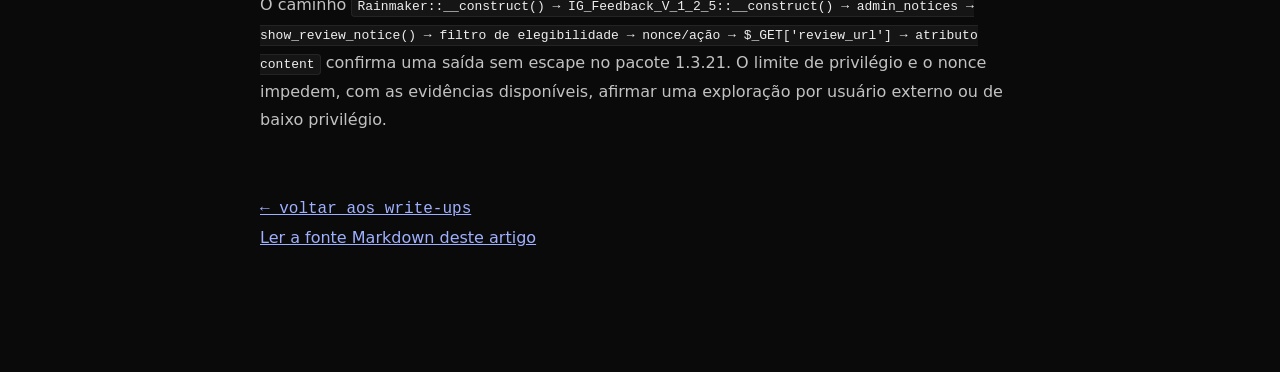
<file: research/icegram-collect-1.3.21-review-url-sem-escape.html>
<!doctype html>
<html lang="pt-BR">
<head>
  <meta charset="utf-8">
  <meta name="viewport" content="width=device-width, initial-scale=1">
  <meta name="description" content="Rastreamento de review_url até o sink HTML no aviso de avaliação do Icegram Collect 1.3.21 e limites de exploração.">
  <meta name="theme-color" content="#0a0a0a">
  <title>Icegram Collect 1.3.21: review_url sem escape — poystick</title>
  <style>
:root{--bg:#0a0a0a;--surface:#111111;--text:#e9e9e9;--muted:#8b8b8b;--line:#242424;--red:#ff3434;--blue:#3d5afe}
*{box-sizing:border-box}html{scroll-behavior:smooth}
body{margin:0;background:var(--bg);color:var(--text);font-family:ui-monospace,SFMono-Regular,Menlo,Monaco,Consolas,"Liberation Mono",monospace;font-size:15px;line-height:1.65}
a{color:inherit} .site-header{width:min(900px,calc(100% - 32px));margin:0 auto;min-height:72px;display:flex;align-items:center;justify-content:space-between;border-bottom:1px solid var(--line)}
.logo{font-weight:700;font-size:18px;text-decoration:none}.logo span{color:var(--red)}
nav{display:flex;gap:22px;color:var(--muted);font-size:13px}nav a:hover{color:var(--text)}
.article-shell{width:min(760px,calc(100% - 40px));margin:0 auto;padding:80px 0 100px}
.article-hero{padding:20px 0 48px;border-bottom:1px solid var(--line)}
.article-hero .kicker{color:var(--blue);font-size:12px;text-transform:uppercase}
.article-hero h1{margin:14px 0 12px;font-size:clamp(40px,8vw,70px);line-height:.95;letter-spacing:-.07em}
.hero-copy{margin:0;color:#bbb;font-family:Inter,system-ui,sans-serif;font-size:18px;line-height:1.6}
.article-meta{display:flex;flex-wrap:wrap;gap:8px;margin-top:22px}.article-meta span{padding:4px 8px;border:1px solid var(--line);color:#777;font-size:12px}
.article{padding-top:42px;color:#c2c2c2;font-family:Inter,system-ui,sans-serif;font-size:16px;line-height:1.8}
.article h2{margin:52px 0 12px;color:#f1f1f1;font:700 21px/1.4 ui-monospace,SFMono-Regular,Menlo,monospace}
.article h3{margin:30px 0 8px;color:#eee;font:700 16px/1.4 ui-monospace,SFMono-Regular,Menlo,monospace}
.article p code{padding:2px 5px;background:#151515;border:1px solid var(--line);border-radius:4px;color:#eee}
pre{overflow:auto;margin:20px 0 28px;padding:18px;background:#0e0e0e;border:1px solid var(--line);border-left:3px solid var(--blue);color:#d7d7d7;font:13px/1.7 ui-monospace,SFMono-Regular,Menlo,monospace}
.flow{white-space:pre-wrap;margin:24px 0;padding:20px;background:#0e0e0e;border:1px solid var(--line);border-left:3px solid var(--red);color:#ddd;font:13px/1.8 ui-monospace,SFMono-Regular,Menlo,monospace}
.note{margin:24px 0;padding:18px 20px;background:#111;border:1px solid var(--line);border-left:3px solid #777}
.note strong{color:#fff}.back-link{display:inline-block;margin-top:40px;color:#888;font-family:ui-monospace,SFMono-Regular,Menlo,monospace}.back-link:hover{color:var(--red)}
@media(max-width:600px){.site-header{align-items:flex-start;padding:18px 0}nav{gap:12px;flex-wrap:wrap;justify-content:flex-end}.article-shell{padding-top:56px}}
  
.article p{margin:0 0 20px}.article code{padding:2px 5px;background:#151515;border:1px solid var(--line);border-radius:4px;color:#eee;font:13px/1.7 ui-monospace,SFMono-Regular,Menlo,monospace}.article pre code{padding:0;border:0;background:none;border-radius:0;color:inherit}.article .note{line-height:1.7}.article .note code{white-space:normal}.article .flow{white-space:pre-wrap}.article a{color:#9fb0ff}.article a:hover{color:#c3ccff}
  </style>
</head>
<body>
  <header class="site-header">
    <a class="logo" href="../">poystick<span>.</span></a>
    <nav>
      <a href="../#writeups">write-ups</a>
      <a href="../#pocs">PoCs</a>
      <a href="../methodology.html">metodologia de estudo</a>
      <a href="../wordpress-methodology.html">metodologia WordPress</a>
      <a href="../#sobre">sobre</a>
      <a href="https://github.com/TarcisioLuchesi">github ↗</a>
    </nav>
  </header>
  <main class="article-shell">
    <section class="article-hero">
      <div class="kicker">wordpress / análise de código / sink sem escape</div>
      <h1>Icegram Collect 1.3.21</h1>
      <p class="hero-copy">Do hook <code>admin_notices</code> ao <code>review_url</code> impresso no <code>meta refresh</code>, com as condições que limitam a exploração.</p>
      <div class="article-meta">
        <span>PHP</span><span>WordPress</span><span>Reflected HTML injection</span><span>Impacto externo não demonstrado</span>
      </div>
      <div class="article-meta">
        <span>2026-11-01</span><span>Análise estática</span><span>AI-Assisted</span><span>CVE: não atribuído</span>
      </div>
    </section>
    <article class="article">
      <div class="note">Análise do código da versão 1.3.21. O sink permite injetar marcação HTML quando a requisição traz um nonce administrativo válido. Não foi demonstrado um caminho de exploração por visitante, Subscriber ou outro usuário sem <code>manage_options</code>.</div>
      <div class="flow">Rainmaker::__construct()
  ↓
IG_Feedback_V_1_2_5::__construct()
  ↓ admin_notices
show_review_notice()
  ↓ tela + manage_options + 2 leads
nonce review + ação ig_rm_feedback_review_done
  ↓
$_GET['review_url']
  ↓
&lt;meta content="0; url=..."&gt;</div>
      <h2>Resumo</h2>
      <p>O aviso de avaliação do Icegram Collect recebe <code>review_url</code> pela query string e o imprime diretamente dentro do atributo <code>content</code> de uma tag <code>&lt;meta http-equiv=&quot;refresh&quot;&gt;</code>. Aspas no valor podem encerrar o atributo e fazer o navegador interpretar novas tags. O problema de escape existe no código; o fluxo normal exige uma tela administrativa específica, a capacidade <code>manage_options</code>, pelo menos dois leads publicados e o nonce <code>review</code> do próprio usuário. A análise disponível não demonstra que um atacante externo consiga fornecer uma URL maliciosa com o nonce de um administrador.</p>
      <p>Examinei o pacote identificado como versão 1.3.21 no cabeçalho de <code>icegram-rainmaker.php</code> e em <code>readme.txt</code>. Os trechos abaixo são desse pacote. Esta é uma análise estática: não há registro de execução do payload no navegador, nem histórico verificado para definir a primeira versão afetada ou uma versão corrigida.</p>
      <h2>1. Do construtor ao hook</h2>
      <p>Em <code>lite/classes/class-icegram-rainmaker.php:85-96</code>, <code>Rainmaker</code> carrega a classe de feedback e a instancia com o prefixo <code>ig_rm</code>:</p>
      <pre><code class="language-php">$ig_feedback_class = 'IG_Feedback_V_' . str_replace( '.', '_', $feedback_version );
$ig_rm_feedback    = new $ig_feedback_class( 'Rainmaker', 'icegram-rainmaker', 'ig_rm', 'rmfree.', false );</code></pre>
      <p>O construtor de <code>IG_Feedback_V_1_2_5</code> primeiro consulta <code>can_show_feedback_widget()</code>. Se o recurso estiver habilitado para o ambiente, registra o aviso em <code>admin_notices</code> (<code>lite/classes/feedback/class-ig-feedback.php:106-121</code>):</p>
      <pre><code class="language-php">if ( ! $this-&gt;can_show_feedback_widget() ) {
    return;
}
add_action( 'admin_notices', array( &amp;$this, 'show_review_notice' ) );</code></pre>
      <p>Assim, <code>show_review_notice()</code> é chamado durante a renderização de avisos de páginas administrativas. Essa ligação pelo hook é o ponto de entrada do fluxo de leitura de <code>review_url</code>.</p>
      <h2>2. Quem alcança o aviso</h2>
      <p><code>show_review_notice()</code> aplica o filtro <code>ig_rm_can_ask_user_for_review</code> antes de processar os parâmetros da URL (<code>class-ig-feedback.php:192-194</code>). A implementação em <code>lite/classes/feedback.php:78-93</code> exige uma tela do Icegram Collect, <code>manage_options</code> e ao menos dois leads publicados:</p>
      <pre><code class="language-php">$screen = get_current_screen();
if ( ! in_array( $screen-&gt;id, array( 'edit-rainmaker_form', 'rainmaker_form', 'edit-rainmaker_lead', 'rainmaker_form_page_icegram-rainmaker-support', 'rainmaker_form_page_icegram-rainmaker-upgrade' ), true ) ) {
    return false;
}
if ( ! current_user_can( 'manage_options' ) ) {
    return false;
}
$total_rm_leads         = wp_count_posts( 'rainmaker_lead' );
$total_rm_leads_publish = $total_rm_leads-&gt;publish;
if ( $total_rm_leads_publish &lt; 2 ) {
    return false;
}</code></pre>
      <p>O método também consulta estados no <code>user_meta</code>, como <code>ig_rm_feedback_review_done</code>, e pode suprimir o aviso depois que o usuário responde (<code>class-ig-feedback.php:150-192</code>). Um Subscriber ou visitante não passa pelo filtro padrão; a checagem de capacidade é o limite de acesso decisivo.</p>
      <h2>3. Como o nonce entra no link</h2>
      <p>Quando o aviso é mostrado, o plugin gera um nonce para a ação <code>review</code> e o coloca no link “Ok, you deserve it” junto com a ação e o destino de avaliação (<code>class-ig-feedback.php:249-251</code>):</p>
      <pre><code class="language-php">$nonce = wp_create_nonce( 'review' );
$review_url = add_query_arg( 'review_url', $review_url, add_query_arg( 'ig_feedback_nonce', $nonce, add_query_arg( 'ig_feedback_action', $review_done_option, $current_page_url ) ) );</code></pre>
      <p>O destino gerado normalmente é a página de avaliações do plugin no WordPress.org (<code>class-ig-feedback.php:233</code>). O nonce aparece no HTML entregue ao administrador elegível. Não encontrei, neste fluxo, uma forma de uma conta de baixo privilégio obter o nonce da sessão de outra pessoa.</p>
      <h2>4. Da query string ao sink</h2>
      <p>Na requisição feita ao clicar no link, <code>show_review_notice()</code> verifica <code>ig_feedback_nonce</code> com <code>wp_verify_nonce()</code> e só continua se a ação for válida (<code>class-ig-feedback.php:200-213</code>):</p>
      <pre><code class="language-php">$nonce_verified = wp_verify_nonce( $nonce, 'review' );
if ( $nonce_verified ) {
    $action = ! empty( $_GET['ig_feedback_action'] ) ? esc_attr( wp_unslash( $_GET['ig_feedback_action'] ) ) : '';</code></pre>
      <p>Para chegar ao redirecionamento, a ação deve corresponder a <code>ig_rm_feedback_review_done</code>. Antes da saída, o código grava essa ação no <code>user_meta</code>; por isso, a tentativa também marca o aviso como concluído para aquele usuário.</p>
      <p>A fonte controlável é <code>$_GET['review_url']</code>. O valor não recebe validação de destino nem escape de atributo antes da impressão (<code>class-ig-feedback.php:215-220</code>):</p>
      <pre><code class="language-php">$url = ! empty( $_GET['review_url'] ) ? $_GET['review_url'] : '';
if ( ! empty( $url ) ) {
    ?&gt;
    &lt;meta http-equiv=&quot;refresh&quot; content=&quot;0; url=&lt;?php echo $url; ?&gt;&quot;/&gt;
    &lt;?php
}</code></pre>
      <p>O sink é um atributo HTML delimitado por aspas duplas. Uma aspa dupla em <code>review_url</code> pode fechar o atributo <code>content</code> e permitir que a sequência seguinte seja interpretada como nova marcação. Essa conclusão é estática; a execução em navegador não foi observada nesta análise.</p>
      <h2>5. Limites da evidência</h2>
      <p>A análise estática confirma a interpolação sem escape, mas não registra uma execução de JavaScript no navegador. Um teste local exigiria uma sessão administrativa elegível, o aviso visível e o nonce daquele usuário. Ao seguir a ação de avaliação, o plugin marca o aviso como concluído no <code>user_meta</code>, o que afeta novas tentativas na mesma conta.</p>
      <h2>6. Impacto e correção</h2>
      <p>A falha concreta é imprimir um parâmetro da requisição sem escape no contexto de um atributo HTML. O código revisado não mostra uma cadeia em que um visitante ou Subscriber obtenha o nonce de um administrador e o faça abrir uma URL alterada. Portanto, não há impacto real <strong>demonstrado para um atacante externo</strong> nesta análise. Uma divulgação como XSS explorável por baixo privilégio, com CVE ou severidade atribuída, não seria sustentada por essas evidências.</p>
      <p>A correção mais simples é construir o destino de avaliação no servidor, a partir do identificador do plugin, sem aceitar <code>review_url</code> da query string. Se o parâmetro continuar necessário, valide o protocolo e o host permitido e escape o valor completo do atributo imediatamente antes da saída. Um teste de regressão deve cobrir aspas e tags em <code>review_url</code>, além de confirmar que requisições sem nonce válido ou sem <code>manage_options</code> não alcançam a saída.</p>
      <h2>Conclusão</h2>
      <p>O caminho <code>Rainmaker::__construct() → IG_Feedback_V_1_2_5::__construct() → admin_notices → show_review_notice() → filtro de elegibilidade → nonce/ação → $_GET['review_url'] → atributo content</code> confirma uma saída sem escape no pacote 1.3.21. O limite de privilégio e o nonce impedem, com as evidências disponíveis, afirmar uma exploração por usuário externo ou de baixo privilégio.</p>
      <a class="back-link" href="../#writeups">← voltar aos write-ups</a>
      <p><a href="./icegram-collect-1.3.21-review-url-sem-escape.md">Ler a fonte Markdown deste artigo</a></p>
    </article>
  </main>
</body>
</html>
</file>
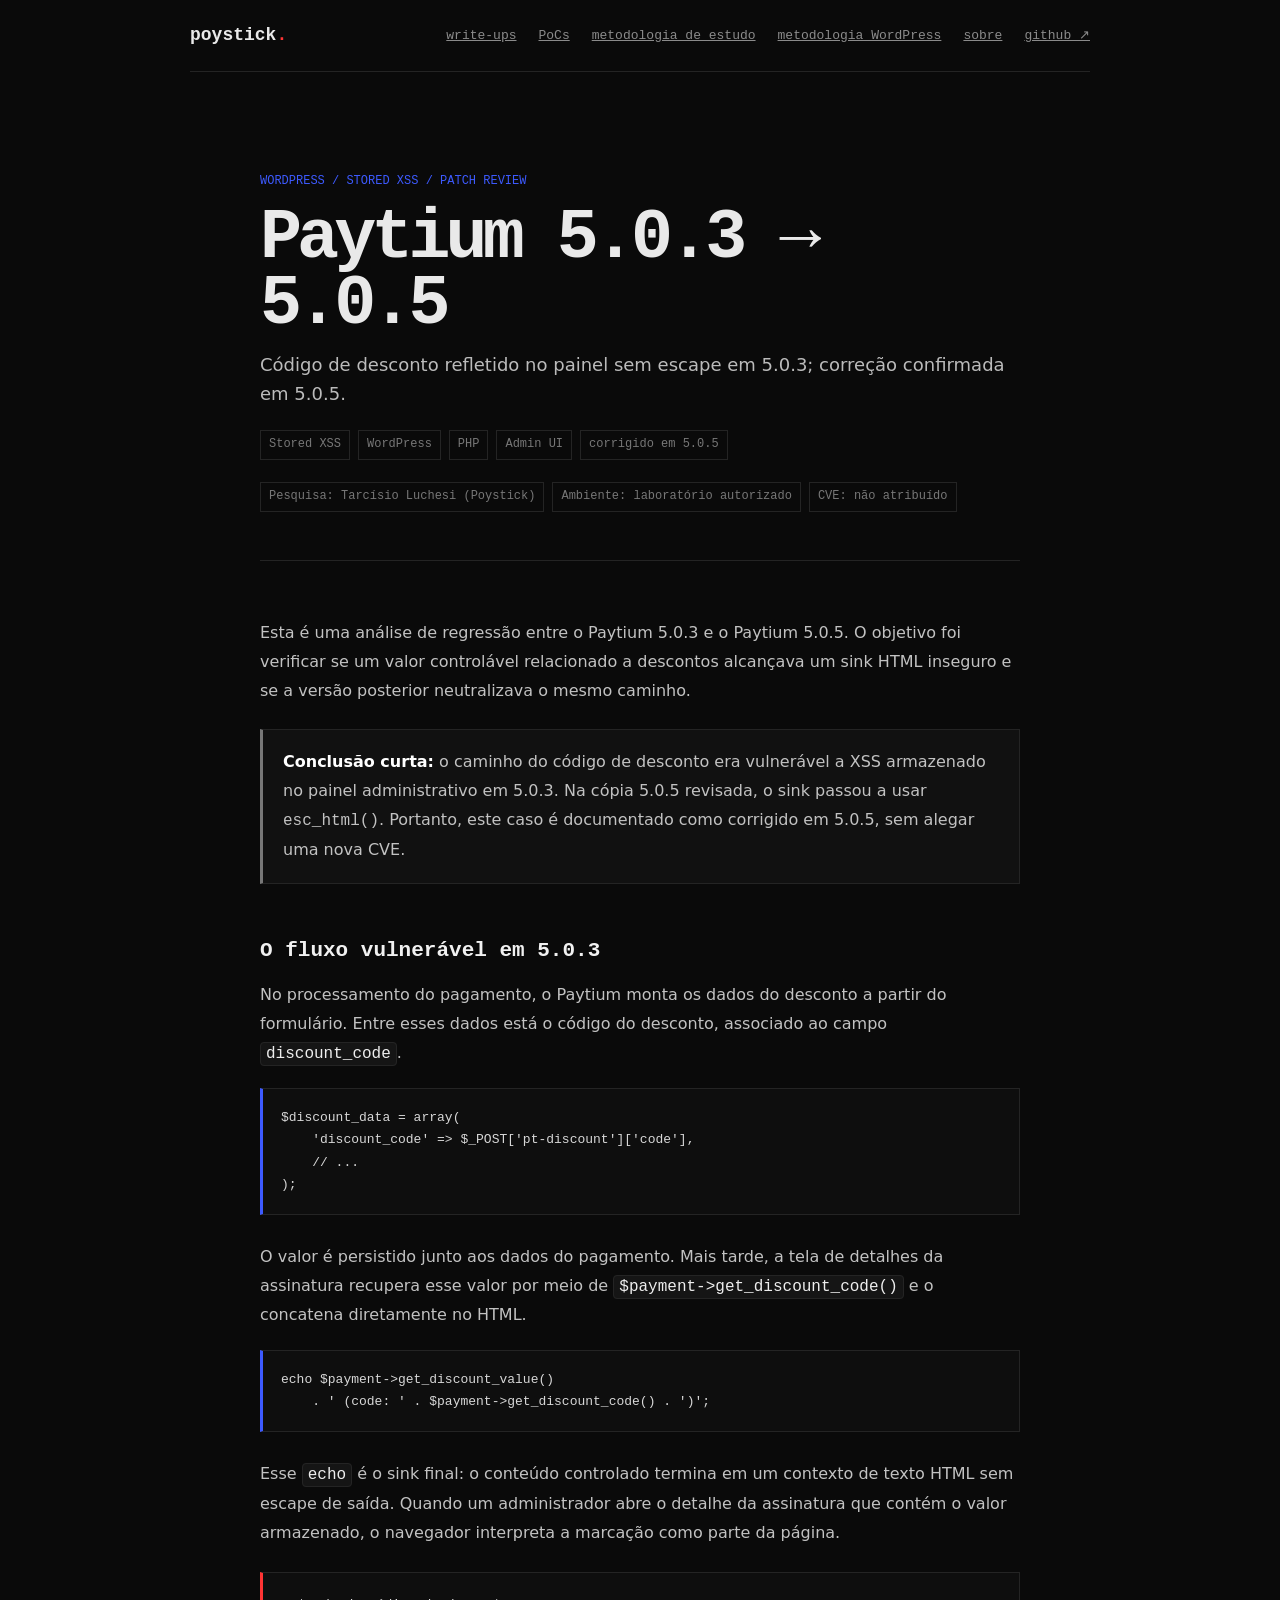
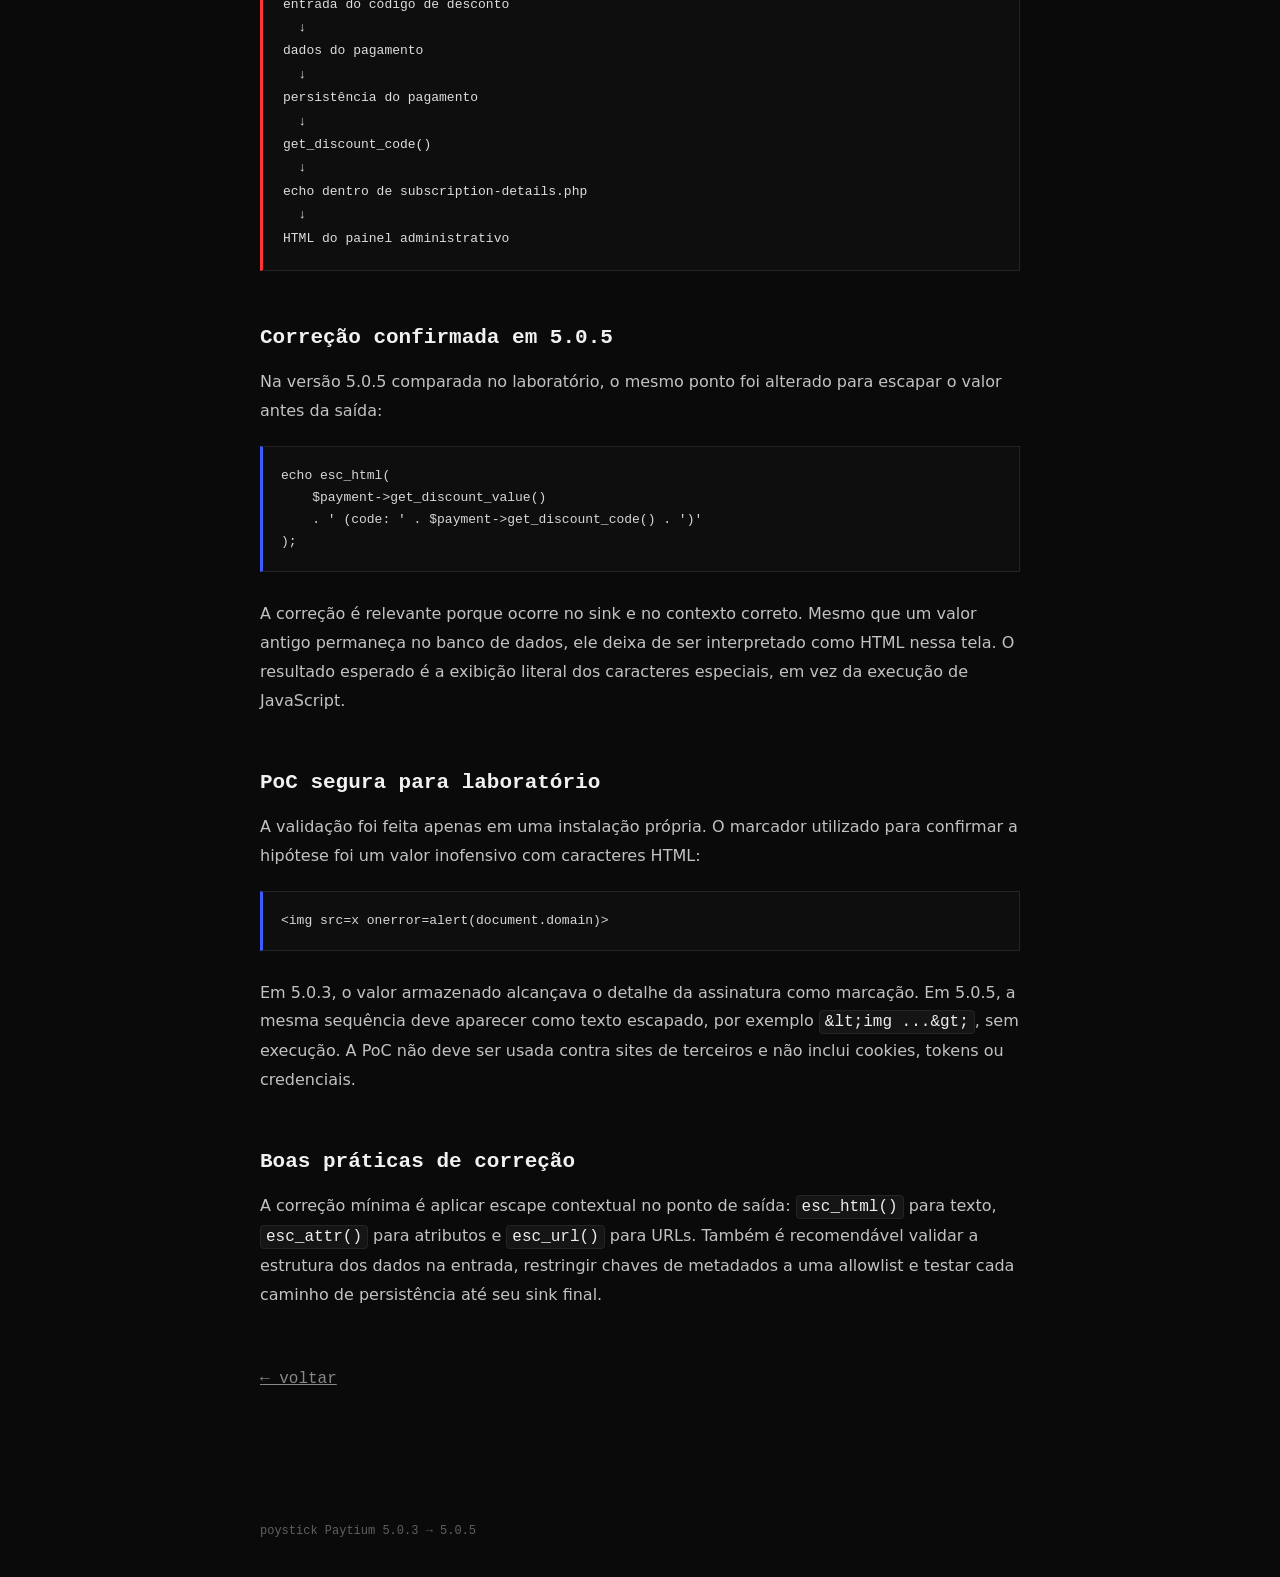
<file: research/paytium-5-0-3-5-0-5-xss.html>
<!doctype html>
<html lang="pt-BR">
<head>
  <meta charset="utf-8">
  <meta name="viewport" content="width=device-width, initial-scale=1">
  <meta name="description" content="Análise defensiva do XSS armazenado no código de desconto do Paytium 5.0.3 e da correção confirmada no Paytium 5.0.5.">
  <meta name="theme-color" content="#0a0a0a">
  <title>Paytium 5.0.3 → 5.0.5 — poystick</title>
  <style>
:root{--bg:#0a0a0a;--surface:#111111;--text:#e9e9e9;--muted:#8b8b8b;--line:#242424;--red:#ff3434;--blue:#3d5afe}
*{box-sizing:border-box}html{scroll-behavior:smooth}
body{margin:0;background:var(--bg);color:var(--text);font-family:ui-monospace,SFMono-Regular,Menlo,Monaco,Consolas,"Liberation Mono",monospace;font-size:15px;line-height:1.65}
a{color:inherit} .site-header{width:min(900px,calc(100% - 32px));margin:0 auto;min-height:72px;display:flex;align-items:center;justify-content:space-between;border-bottom:1px solid var(--line)}
.logo{font-weight:700;font-size:18px;text-decoration:none}.logo span{color:var(--red)}
nav{display:flex;gap:22px;color:var(--muted);font-size:13px}nav a:hover{color:var(--text)}
.article-shell{width:min(760px,calc(100% - 40px));margin:0 auto;padding:80px 0 100px}
.article-hero{padding:20px 0 48px;border-bottom:1px solid var(--line)}
.article-hero .kicker{color:var(--blue);font-size:12px;text-transform:uppercase}
.article-hero h1{margin:14px 0 12px;font-size:clamp(40px,8vw,70px);line-height:.95;letter-spacing:-.07em}
.hero-copy{margin:0;color:#bbb;font-family:Inter,system-ui,sans-serif;font-size:18px;line-height:1.6}
.article-meta{display:flex;flex-wrap:wrap;gap:8px;margin-top:22px}.article-meta span{padding:4px 8px;border:1px solid var(--line);color:#777;font-size:12px}
.article{padding-top:42px;color:#c2c2c2;font-family:Inter,system-ui,sans-serif;font-size:16px;line-height:1.8}
.article h2{margin:52px 0 12px;color:#f1f1f1;font:700 21px/1.4 ui-monospace,SFMono-Regular,Menlo,monospace}
.article h3{margin:30px 0 8px;color:#eee;font:700 16px/1.4 ui-monospace,SFMono-Regular,Menlo,monospace}
.article p code{padding:2px 5px;background:#151515;border:1px solid var(--line);border-radius:4px;color:#eee}
pre{overflow:auto;margin:20px 0 28px;padding:18px;background:#0e0e0e;border:1px solid var(--line);border-left:3px solid var(--blue);color:#d7d7d7;font:13px/1.7 ui-monospace,SFMono-Regular,Menlo,monospace}
.flow{white-space:pre-wrap;margin:24px 0;padding:20px;background:#0e0e0e;border:1px solid var(--line);border-left:3px solid var(--red);color:#ddd;font:13px/1.8 ui-monospace,SFMono-Regular,Menlo,monospace}
.note{margin:24px 0;padding:18px 20px;background:#111;border:1px solid var(--line);border-left:3px solid #777}
.note strong{color:#fff}.back-link{display:inline-block;margin-top:40px;color:#888;font-family:ui-monospace,SFMono-Regular,Menlo,monospace}.back-link:hover{color:var(--red)}
@media(max-width:600px){.site-header{align-items:flex-start;padding:18px 0}nav{gap:12px;flex-wrap:wrap;justify-content:flex-end}.article-shell{padding-top:56px}}
  </style>
</head>
<body>
  <header class="site-header">
    <a class="logo" href="../">poystick<span>.</span></a>
    <nav>
      <a href="../#writeups">write-ups</a>
      <a href="../#pocs">PoCs</a>
      <a href="../methodology.html">metodologia de estudo</a>
      <a href="../wordpress-methodology.html">metodologia WordPress</a>
      <a href="../#sobre">sobre</a>
      <a href="https://github.com/TarcisioLuchesi">github ↗</a>
    </nav>
  </header>

  <main class="article-shell">
    <section class="article-hero">
      <div class="kicker">wordpress / stored xss / patch review</div>
      <h1>Paytium 5.0.3 → 5.0.5</h1>
      <p class="hero-copy">Código de desconto refletido no painel sem escape em 5.0.3; correção confirmada em 5.0.5.</p>
      <div class="article-meta">
        <span>Stored XSS</span>
        <span>WordPress</span>
        <span>PHP</span>
        <span>Admin UI</span>
        <span>corrigido em 5.0.5</span>
      </div>
      <div class="article-meta">
        <span>Pesquisa: Tarcísio Luchesi (Poystick)</span>
        <span>Ambiente: laboratório autorizado</span>
        <span>CVE: não atribuído</span>
      </div>
    </section>

    <article class="article">
      <p>
        Esta é uma análise de regressão entre o Paytium 5.0.3 e o Paytium 5.0.5.
        O objetivo foi verificar se um valor controlável relacionado a descontos alcançava
        um sink HTML inseguro e se a versão posterior neutralizava o mesmo caminho.
      </p>

      <div class="note">
        <strong>Conclusão curta:</strong> o caminho do código de desconto era vulnerável a
        XSS armazenado no painel administrativo em 5.0.3. Na cópia 5.0.5 revisada, o sink
        passou a usar <code>esc_html()</code>. Portanto, este caso é documentado como
        corrigido em 5.0.5, sem alegar uma nova CVE.
      </div>

      <h2>O fluxo vulnerável em 5.0.3</h2>
      <p>
        No processamento do pagamento, o Paytium monta os dados do desconto a partir do
        formulário. Entre esses dados está o código do desconto, associado ao campo
        <code>discount_code</code>.
      </p>

      <pre><code>$discount_data = array(
    'discount_code' =&gt; $_POST['pt-discount']['code'],
    // ...
);</code></pre>

      <p>
        O valor é persistido junto aos dados do pagamento. Mais tarde, a tela de detalhes
        da assinatura recupera esse valor por meio de
        <code>$payment-&gt;get_discount_code()</code> e o concatena diretamente no HTML.
      </p>

      <pre><code>echo $payment-&gt;get_discount_value()
    . ' (code: ' . $payment-&gt;get_discount_code() . ')';</code></pre>

      <p>
        Esse <code>echo</code> é o sink final: o conteúdo controlado termina em um contexto
        de texto HTML sem escape de saída. Quando um administrador abre o detalhe da
        assinatura que contém o valor armazenado, o navegador interpreta a marcação como
        parte da página.
      </p>

      <div class="flow">entrada do código de desconto
  ↓
dados do pagamento
  ↓
persistência do pagamento
  ↓
get_discount_code()
  ↓
echo dentro de subscription-details.php
  ↓
HTML do painel administrativo</div>

      <h2>Correção confirmada em 5.0.5</h2>
      <p>
        Na versão 5.0.5 comparada no laboratório, o mesmo ponto foi alterado para escapar
        o valor antes da saída:
      </p>

      <pre><code>echo esc_html(
    $payment-&gt;get_discount_value()
    . ' (code: ' . $payment-&gt;get_discount_code() . ')'
);</code></pre>

      <p>
        A correção é relevante porque ocorre no sink e no contexto correto. Mesmo que um
        valor antigo permaneça no banco de dados, ele deixa de ser interpretado como HTML
        nessa tela. O resultado esperado é a exibição literal dos caracteres especiais,
        em vez da execução de JavaScript.
      </p>

      <h2>PoC segura para laboratório</h2>
      <p>
        A validação foi feita apenas em uma instalação própria. O marcador utilizado para
        confirmar a hipótese foi um valor inofensivo com caracteres HTML:
      </p>

      <pre><code>&lt;img src=x onerror=alert(document.domain)&gt;</code></pre>

      <p>
        Em 5.0.3, o valor armazenado alcançava o detalhe da assinatura como marcação.
        Em 5.0.5, a mesma sequência deve aparecer como texto escapado, por exemplo
        <code>&amp;lt;img ...&amp;gt;</code>, sem execução. A PoC não deve ser usada contra
        sites de terceiros e não inclui cookies, tokens ou credenciais.
      </p>

      <h2>Boas práticas de correção</h2>
      <p>
        A correção mínima é aplicar escape contextual no ponto de saída: <code>esc_html()</code>
        para texto, <code>esc_attr()</code> para atributos e <code>esc_url()</code> para URLs.
        Também é recomendável validar a estrutura dos dados na entrada, restringir chaves
        de metadados a uma allowlist e testar cada caminho de persistência até seu sink final.
      </p>

      <a class="back-link" href="../">← voltar</a>
    </article>
  </main>

  <footer class="site-footer" style="width:min(760px,calc(100% - 40px));margin:0 auto;padding:28px 0 42px;color:#606060;font-size:12px">
    <span>poystick</span>
    <span>Paytium 5.0.3 → 5.0.5</span>
  </footer>
</body>
</html>
</file>
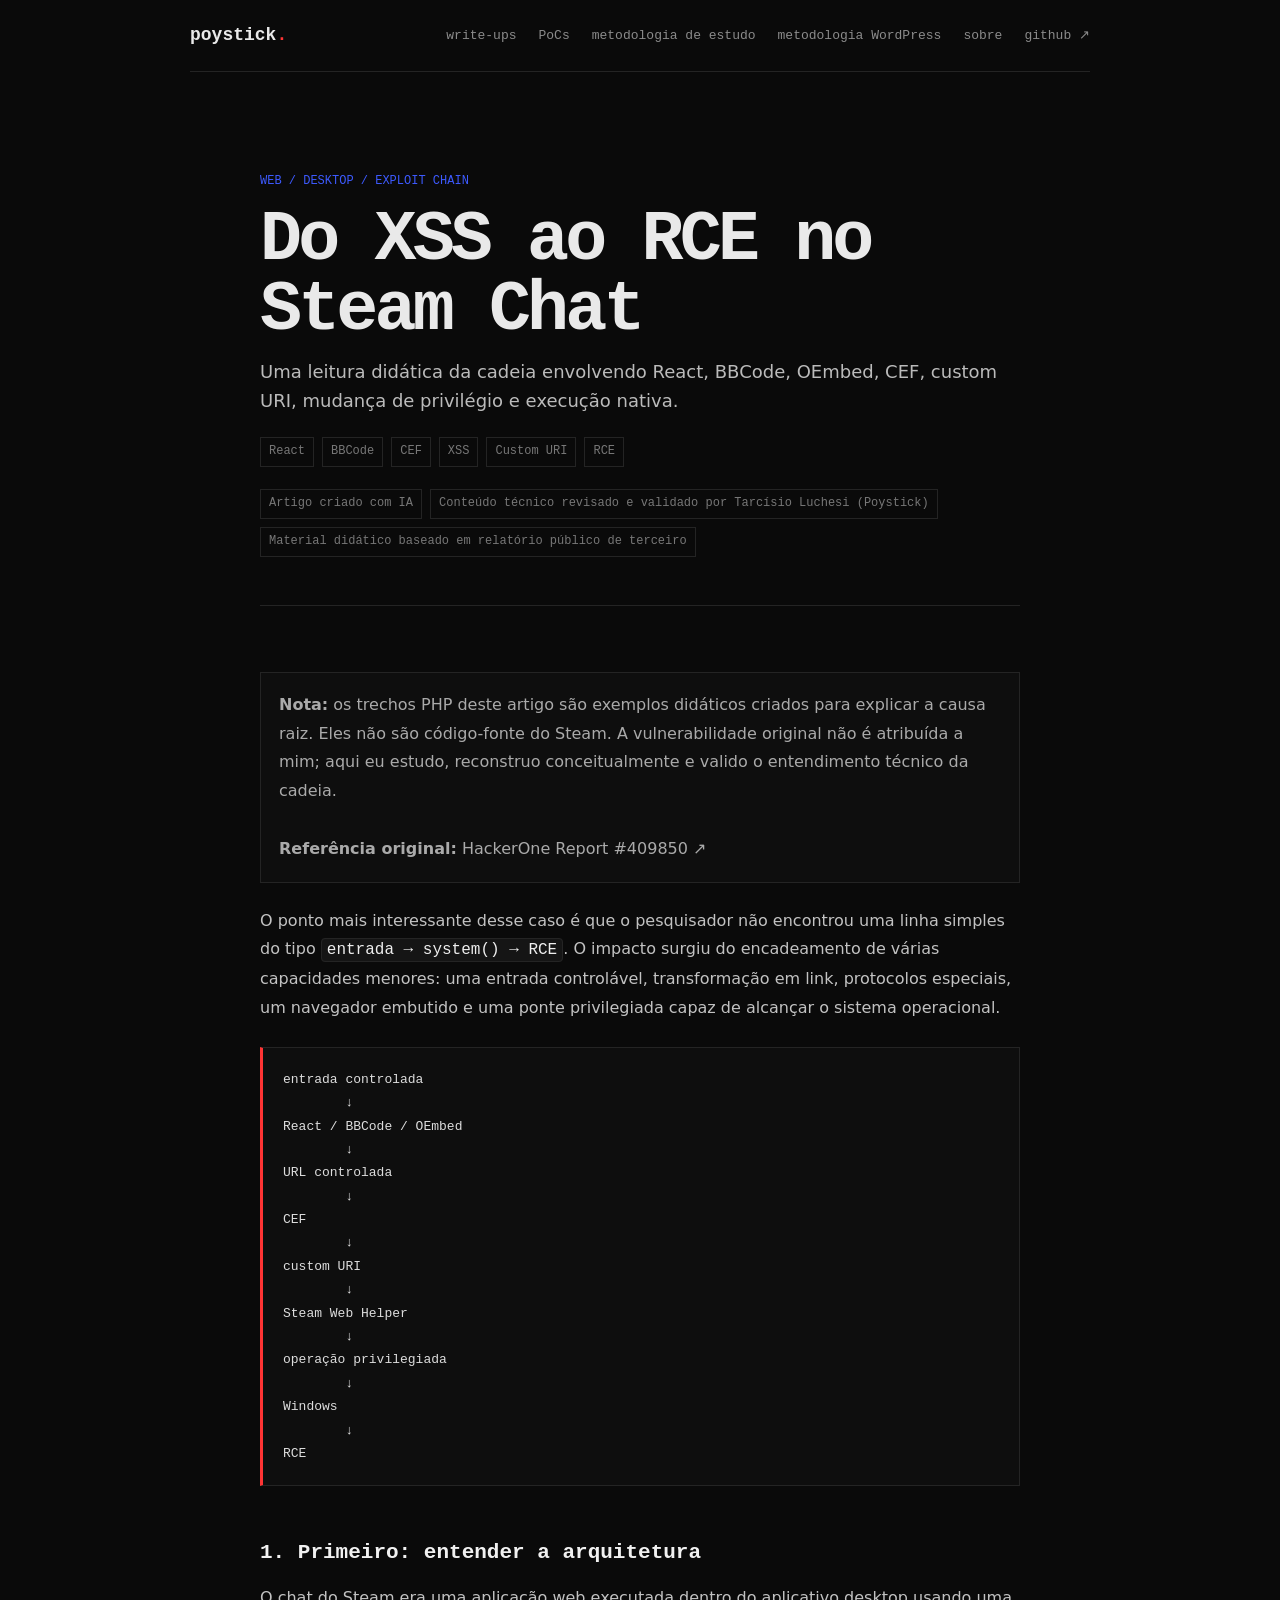
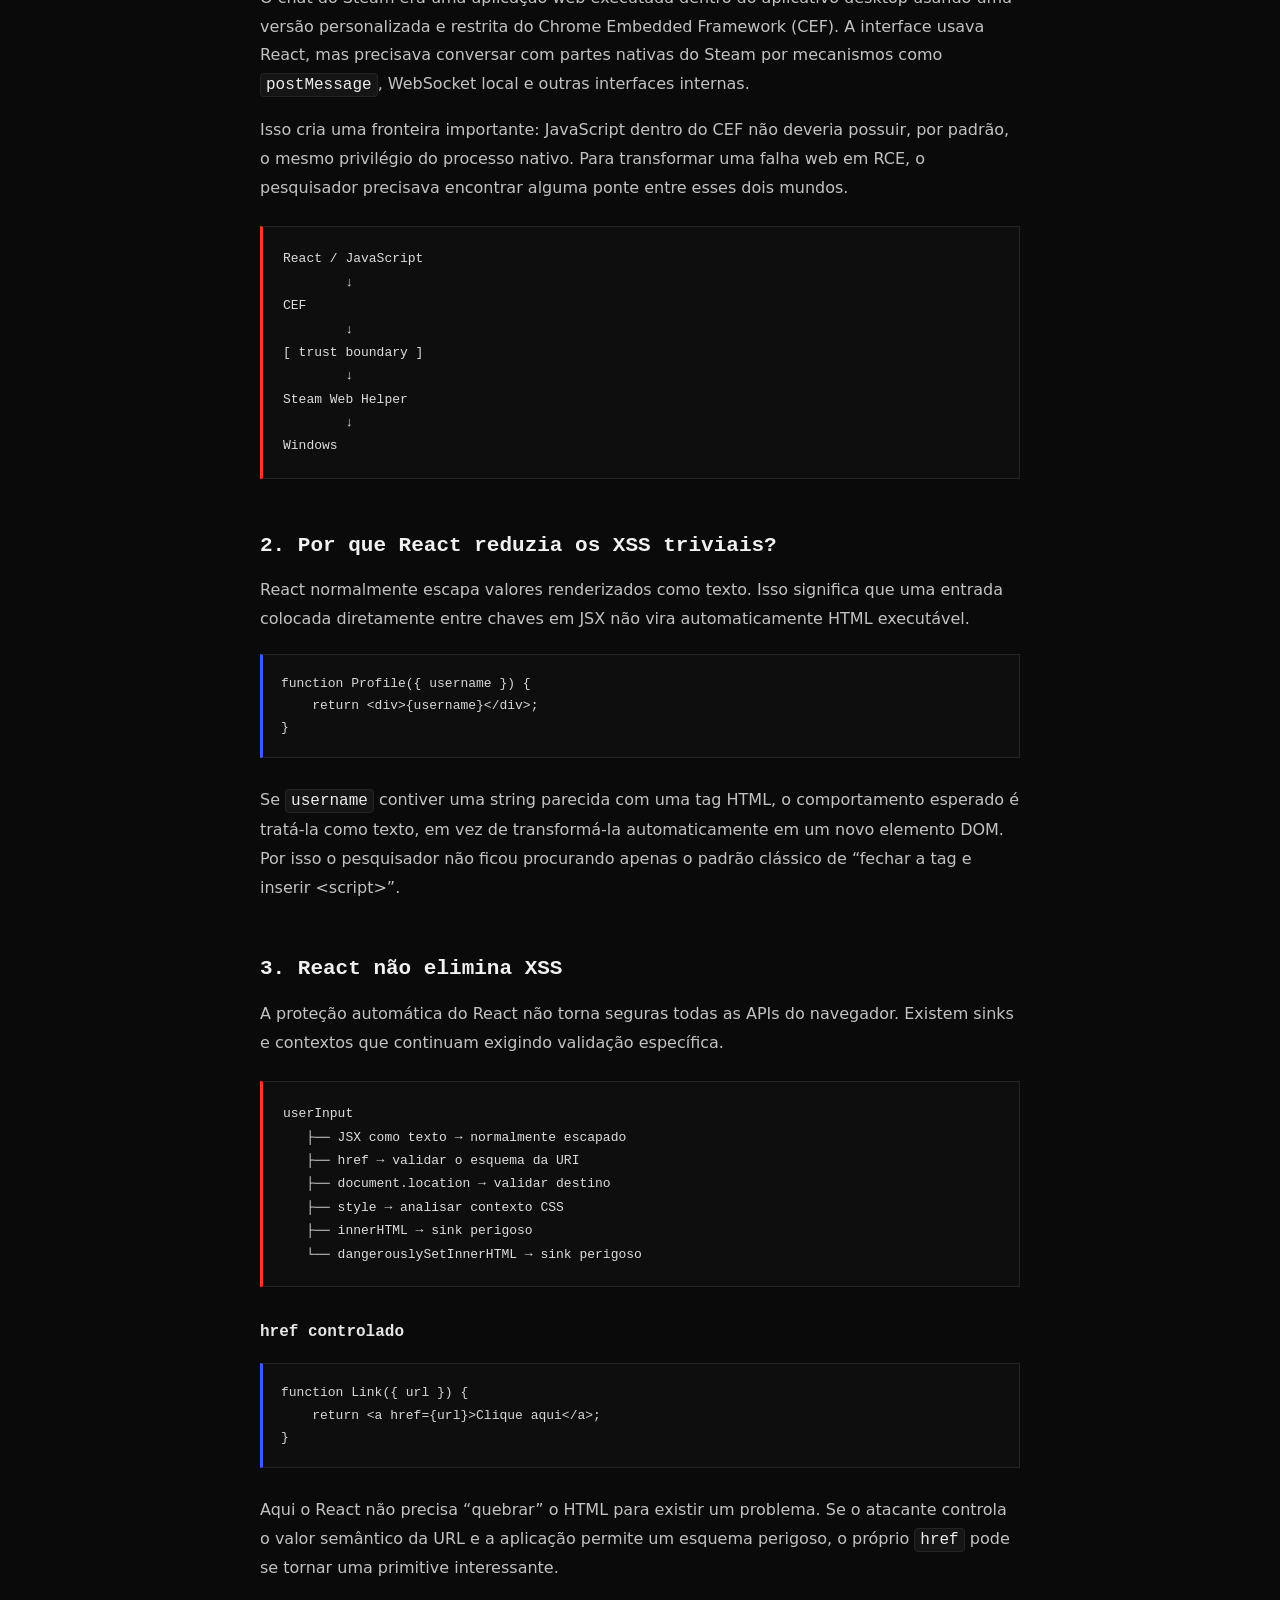
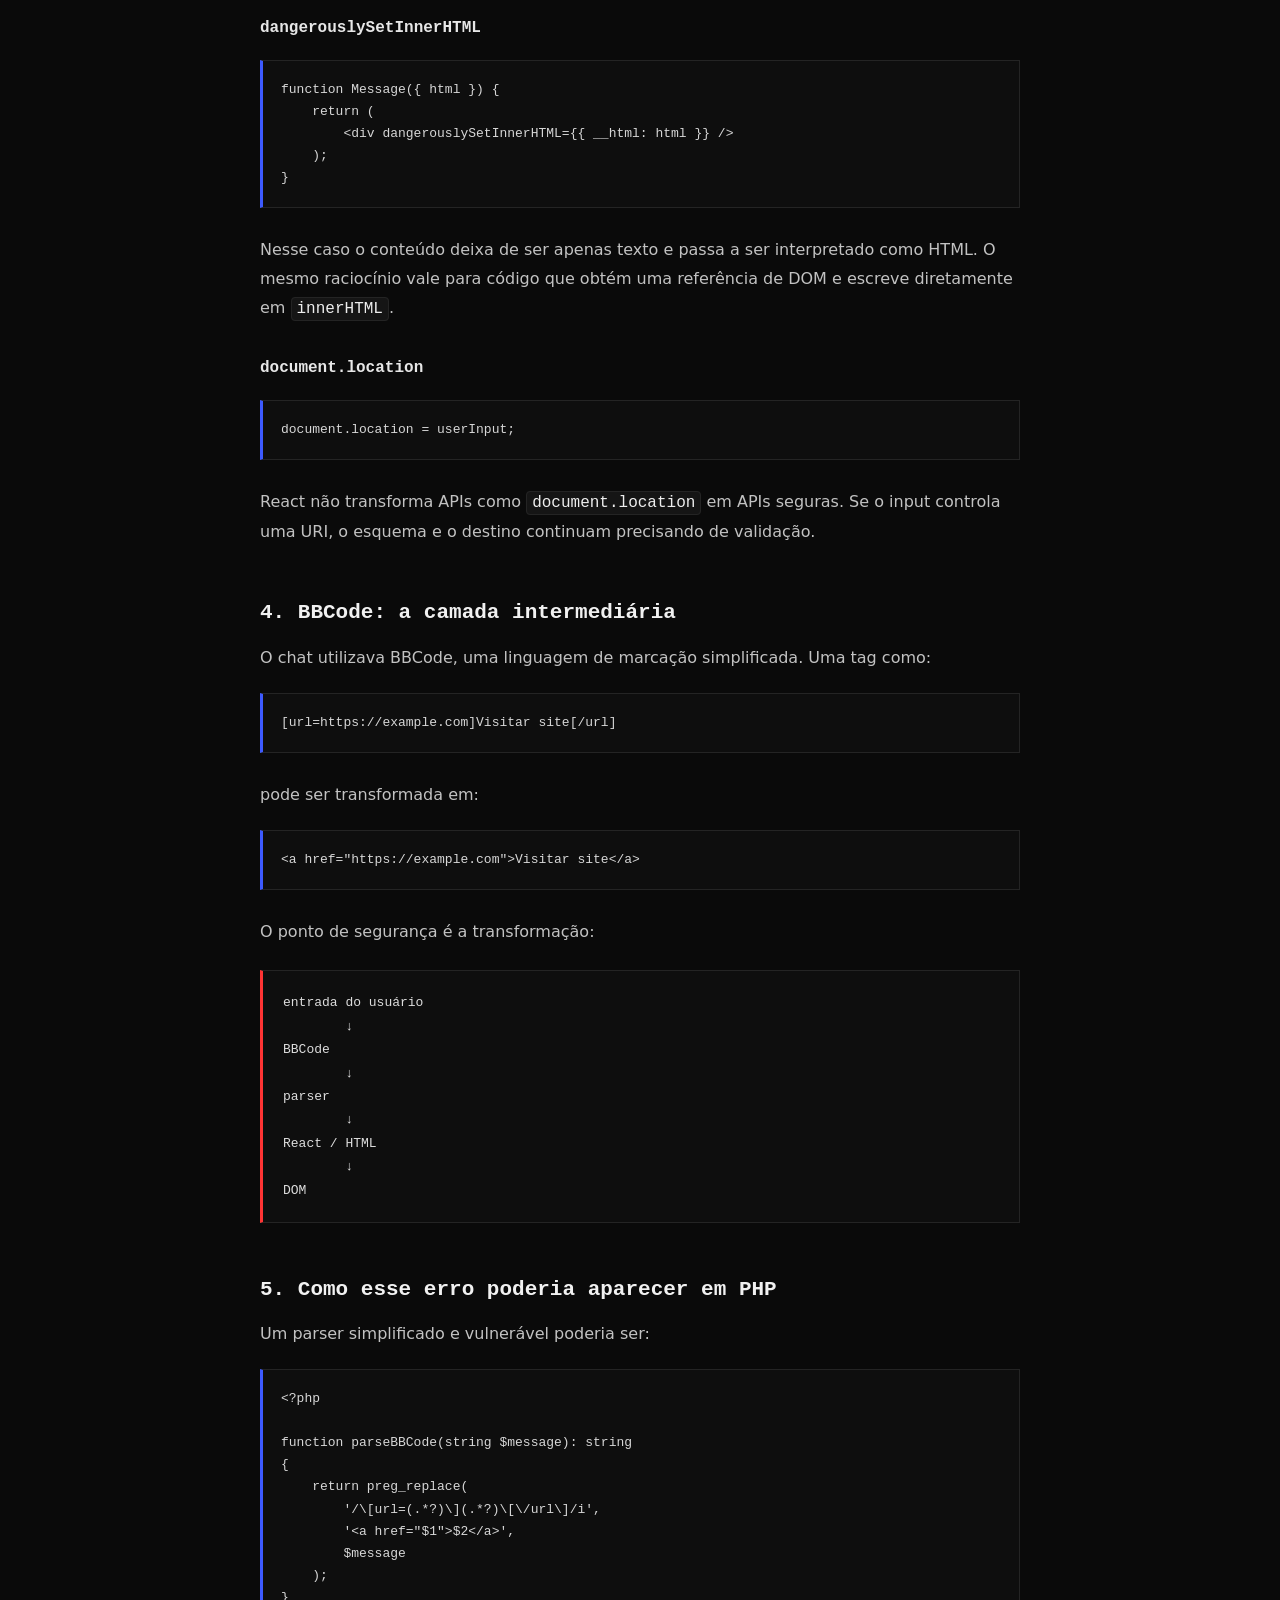
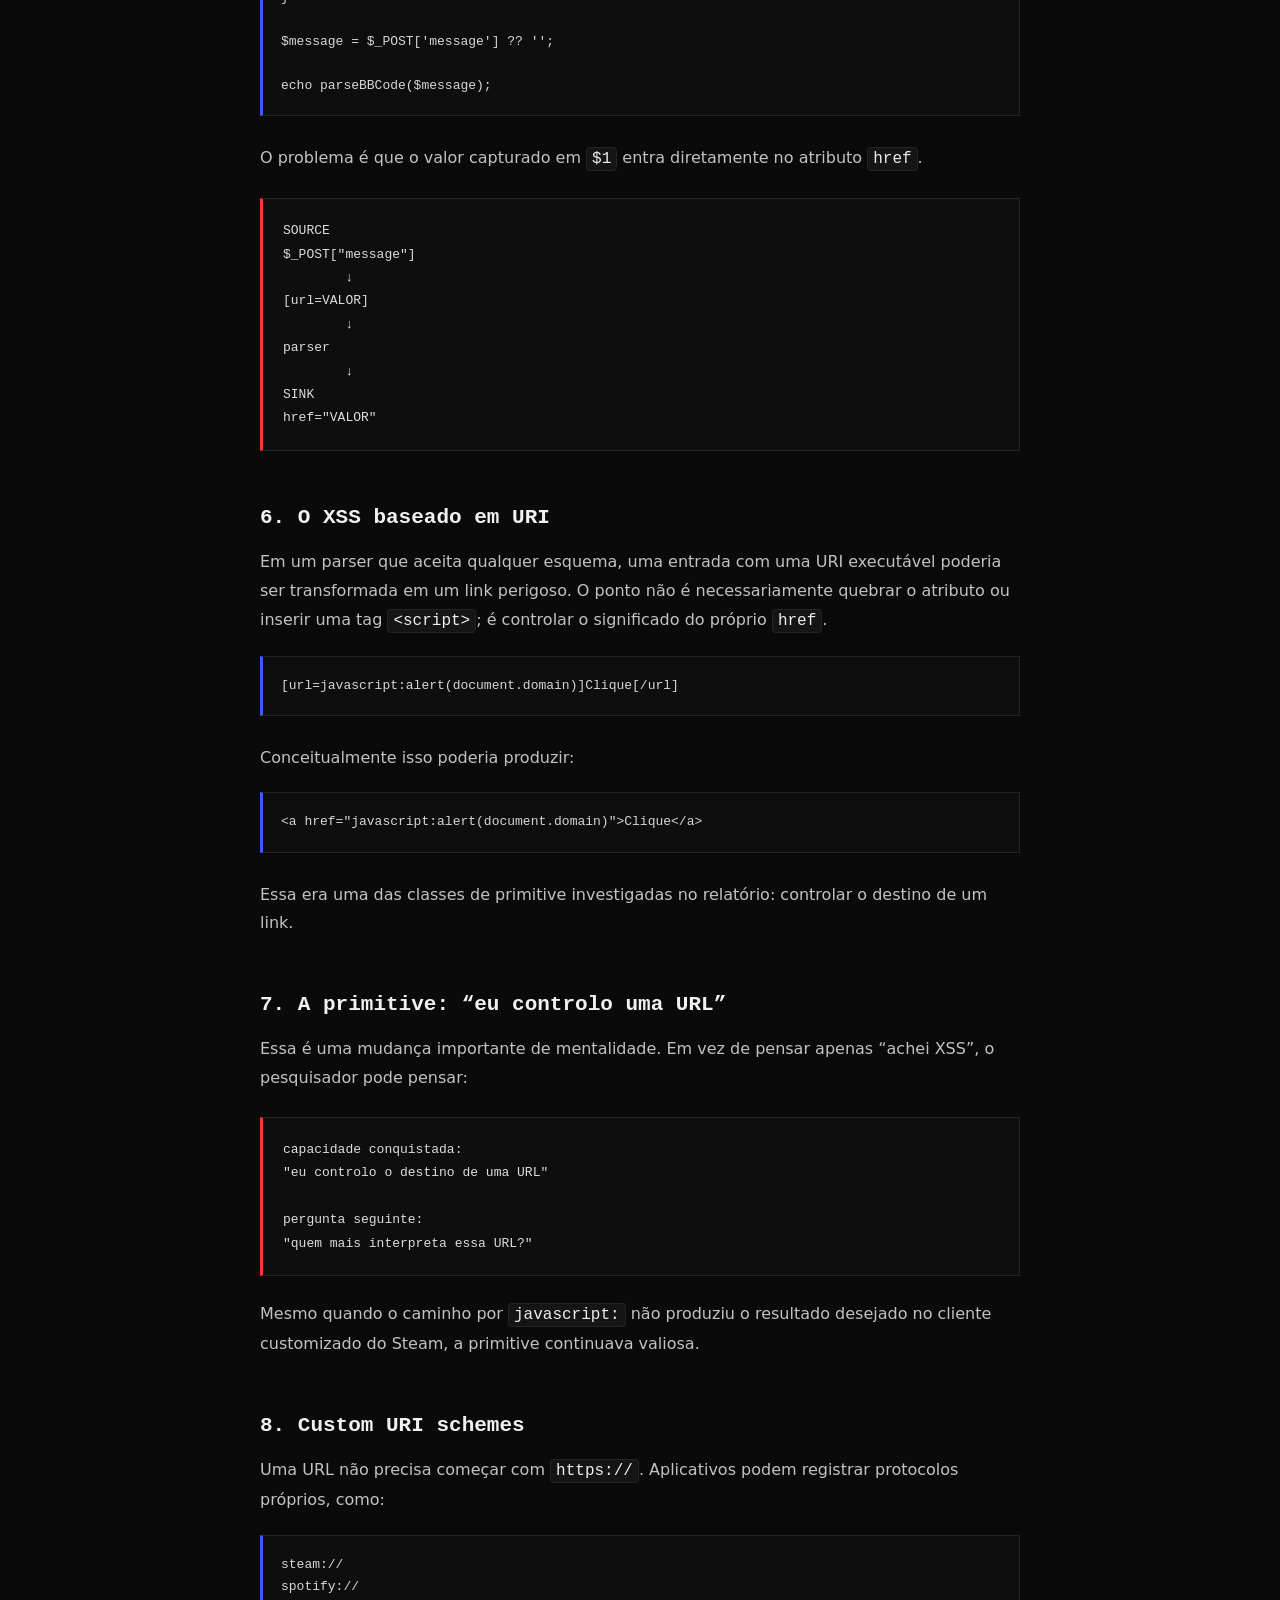
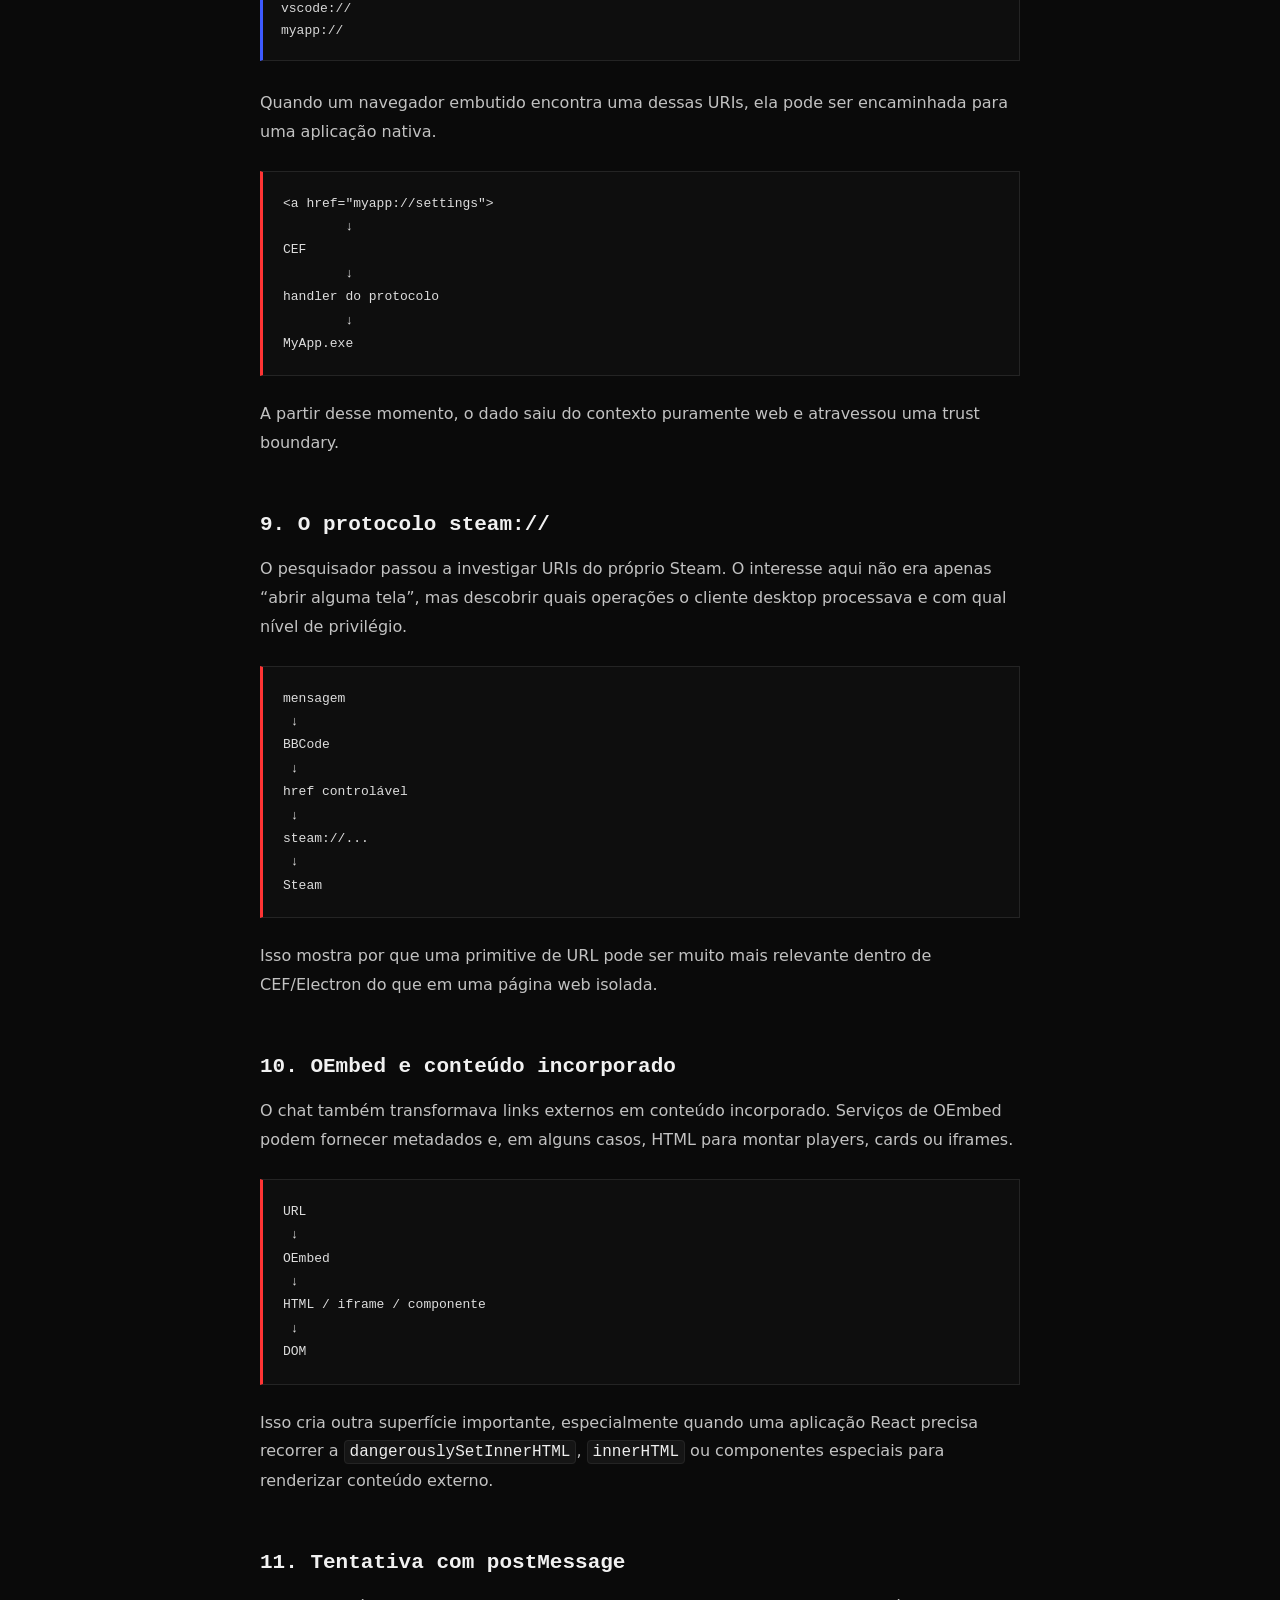
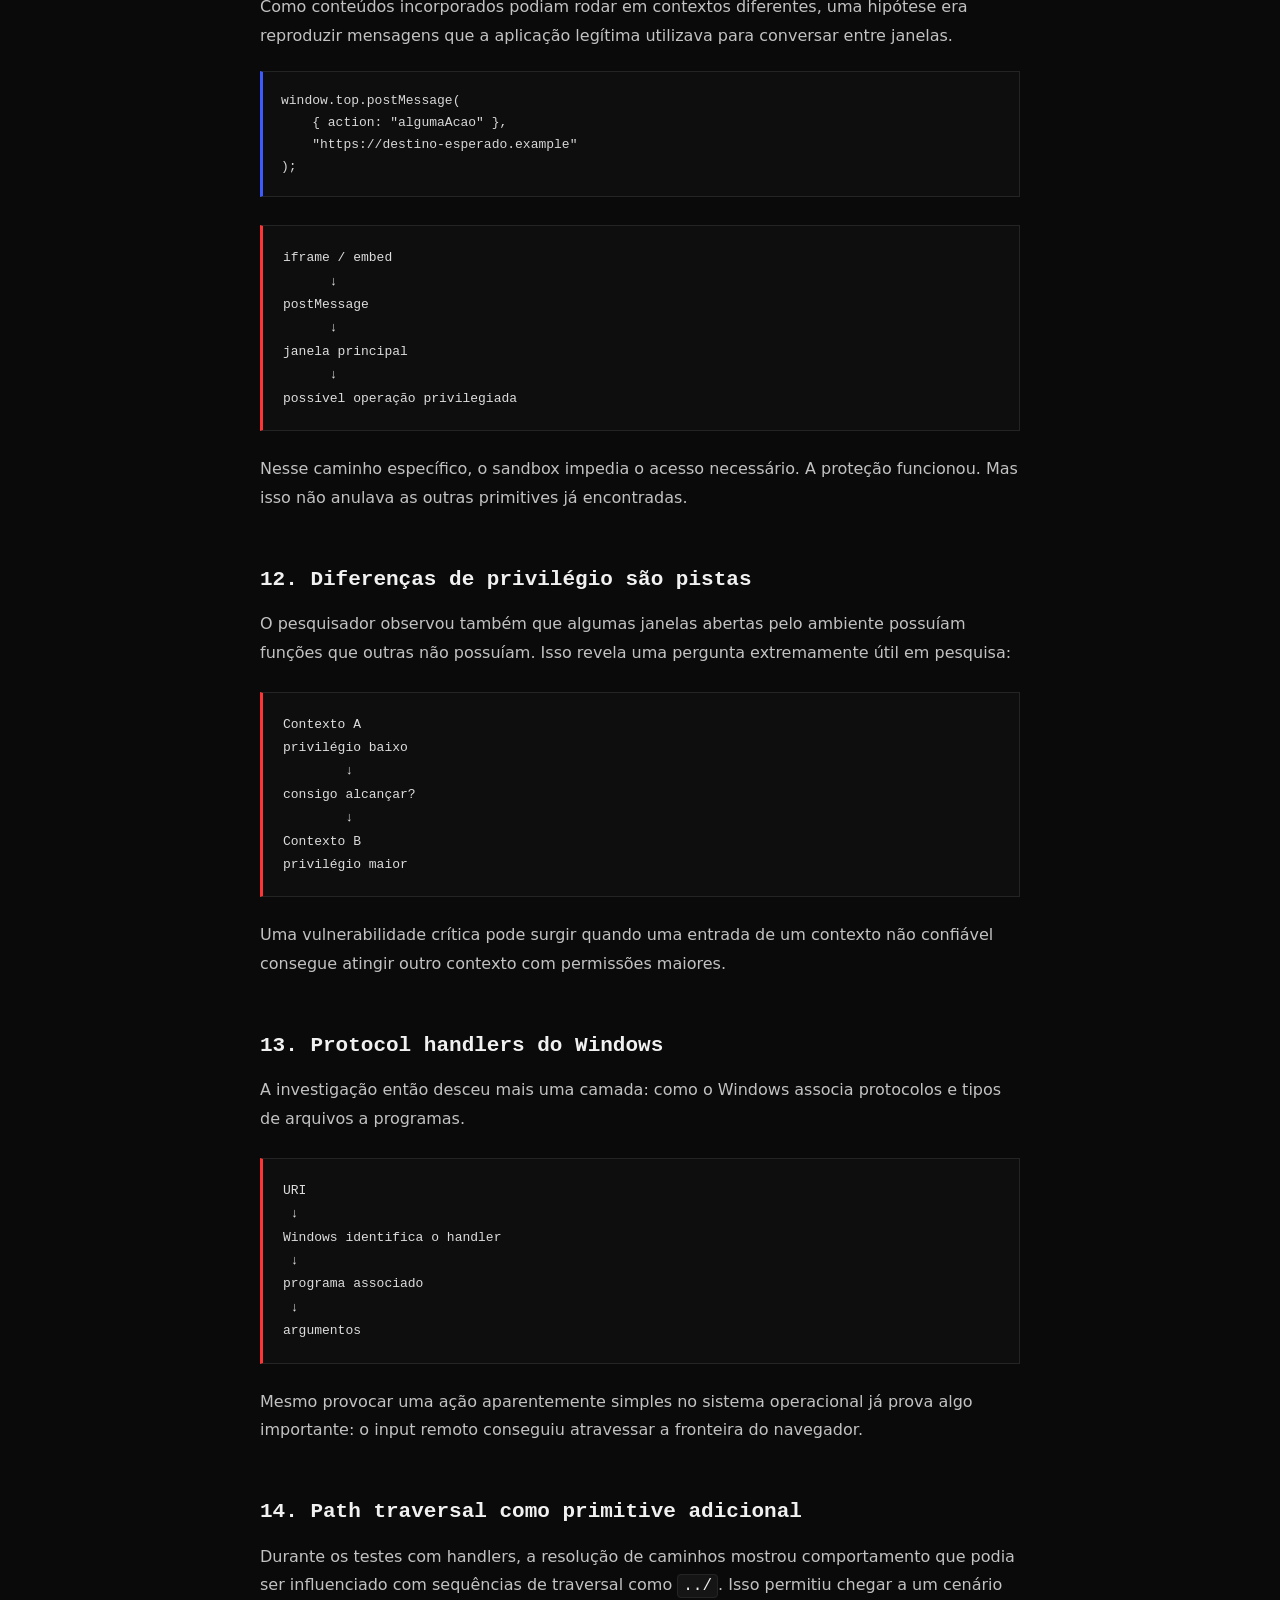
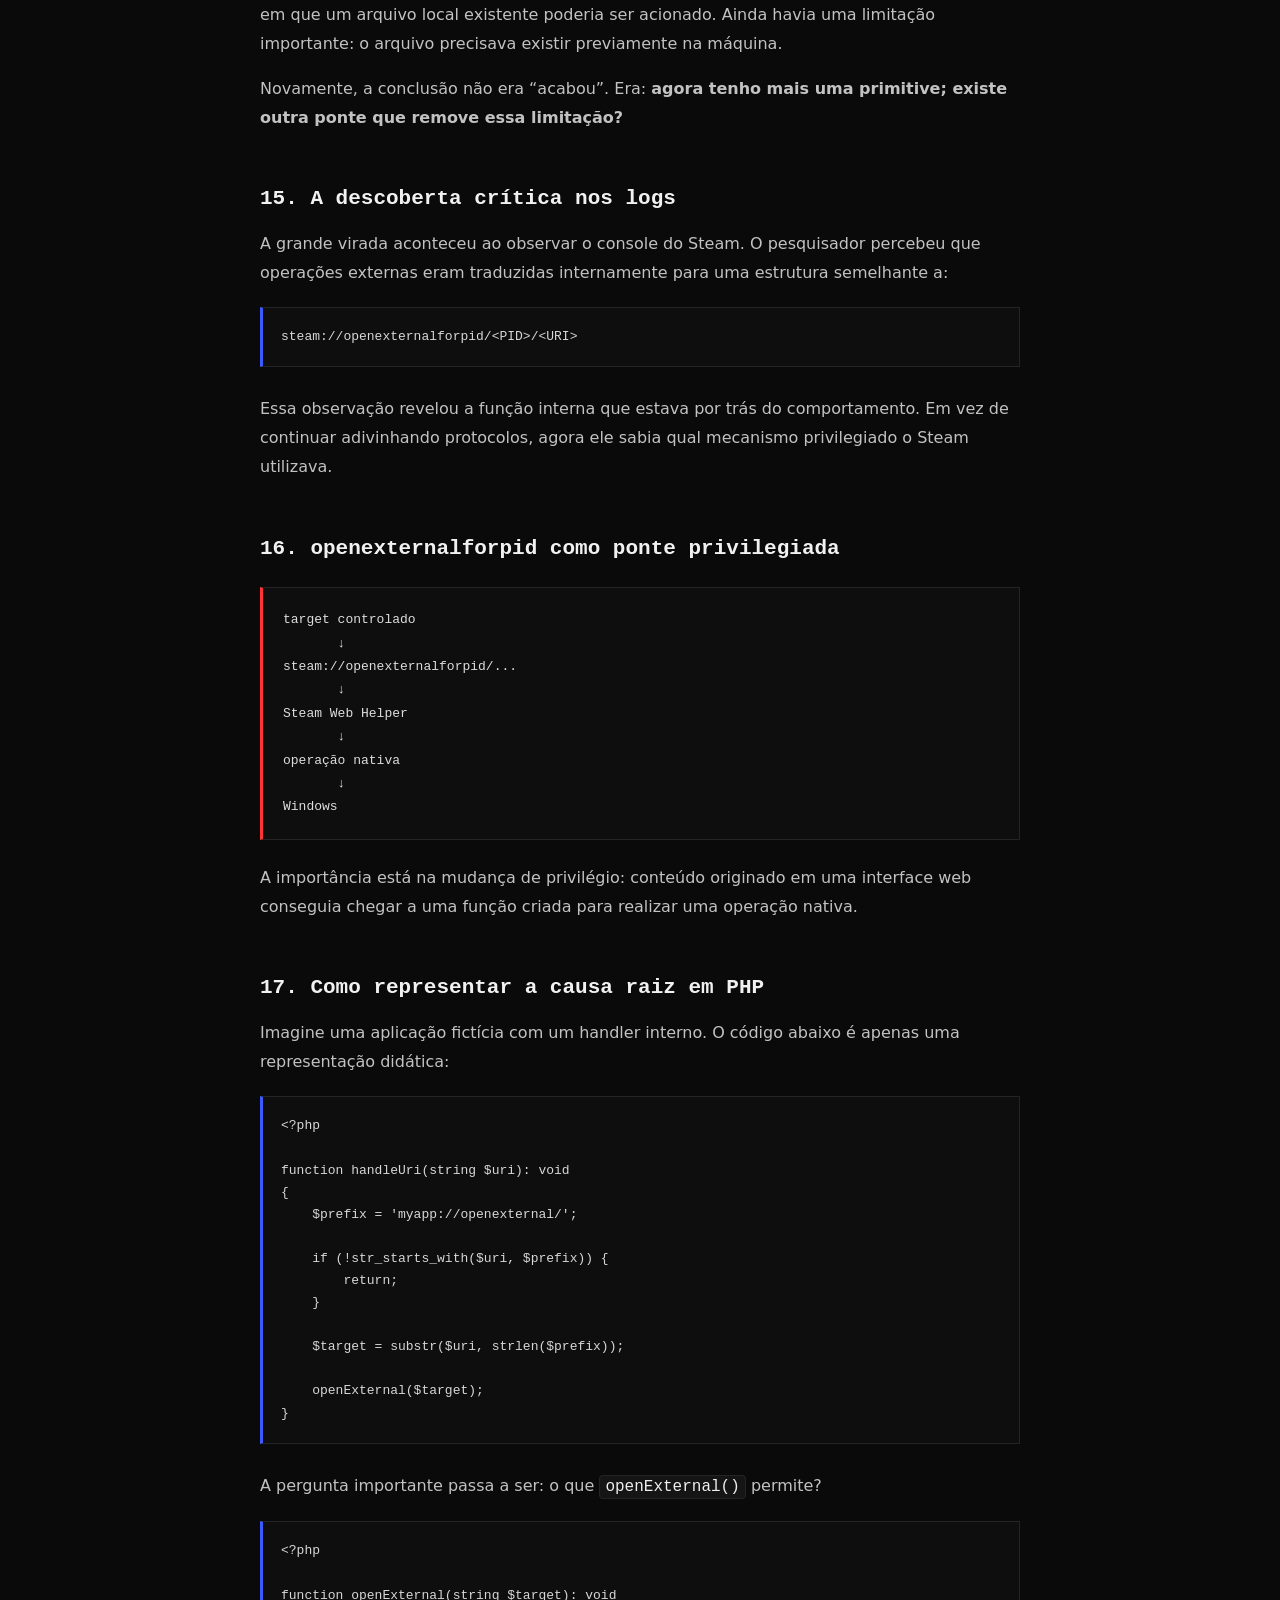
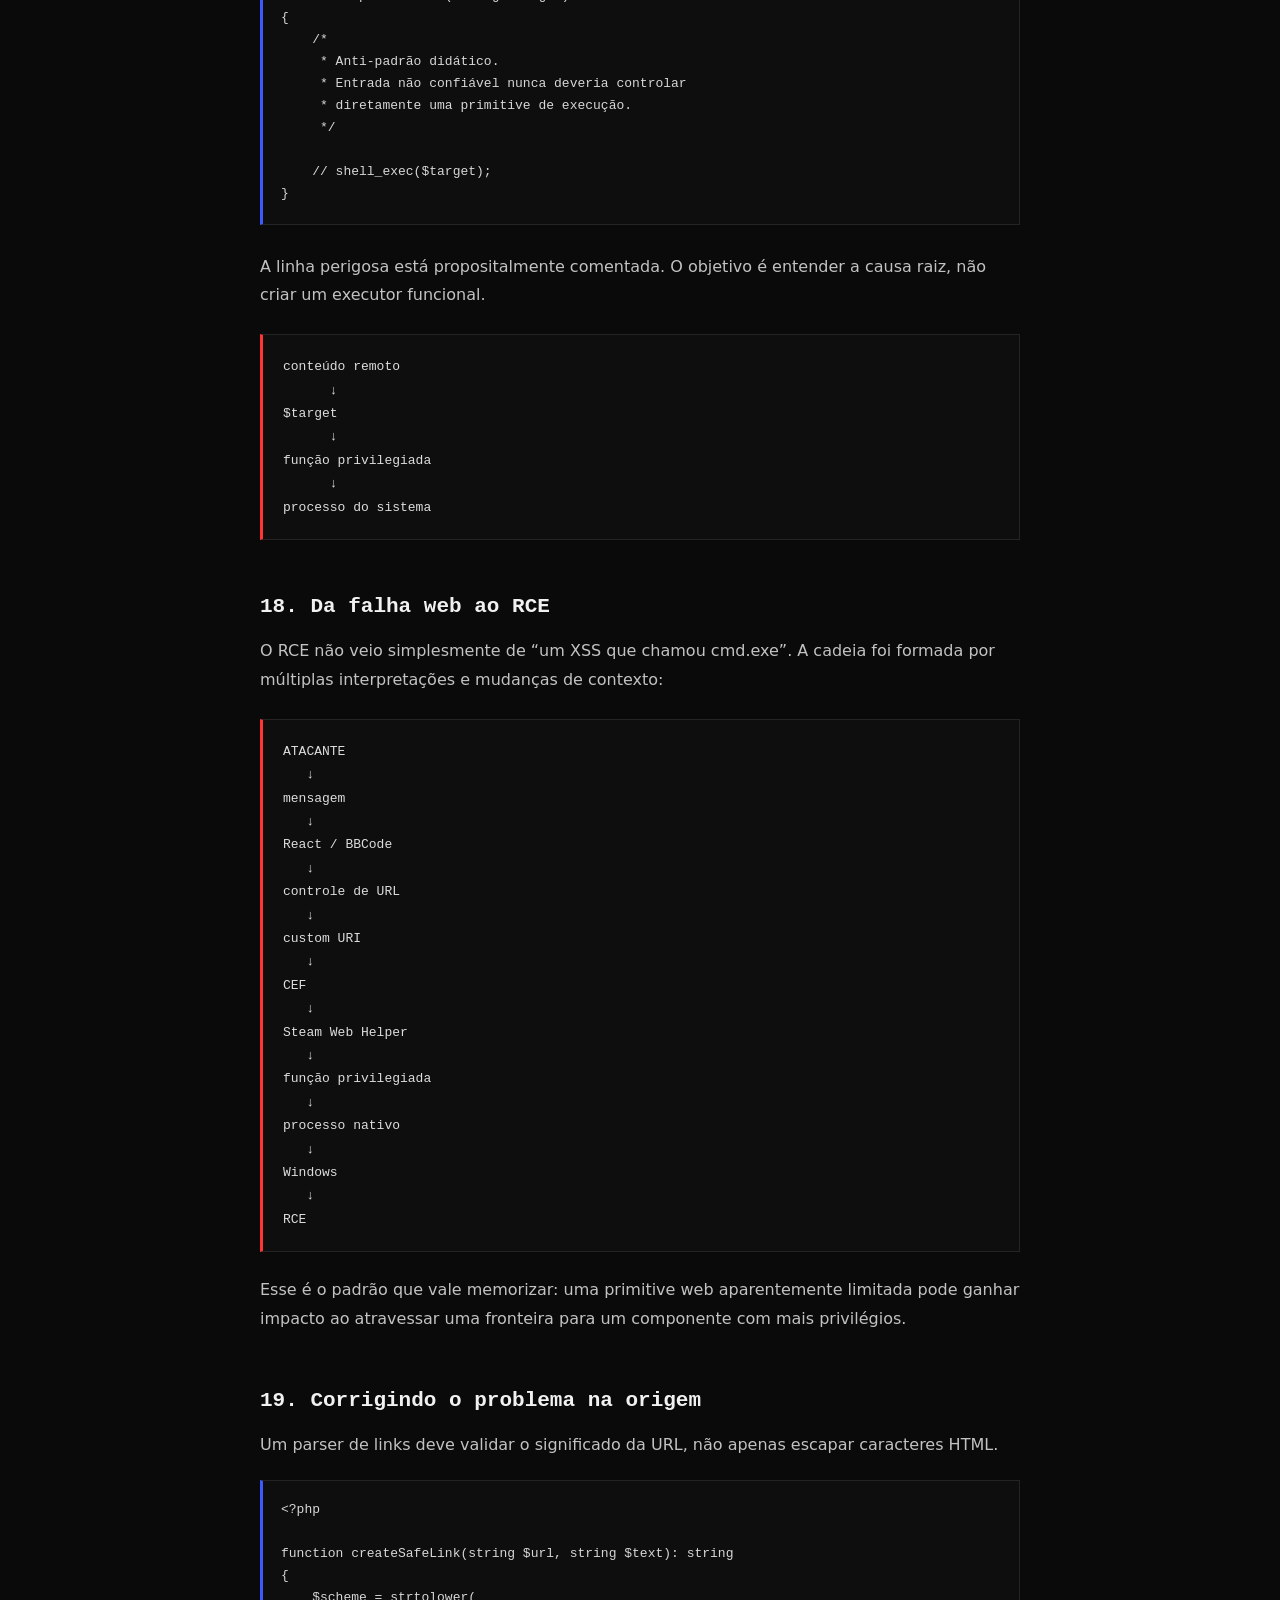
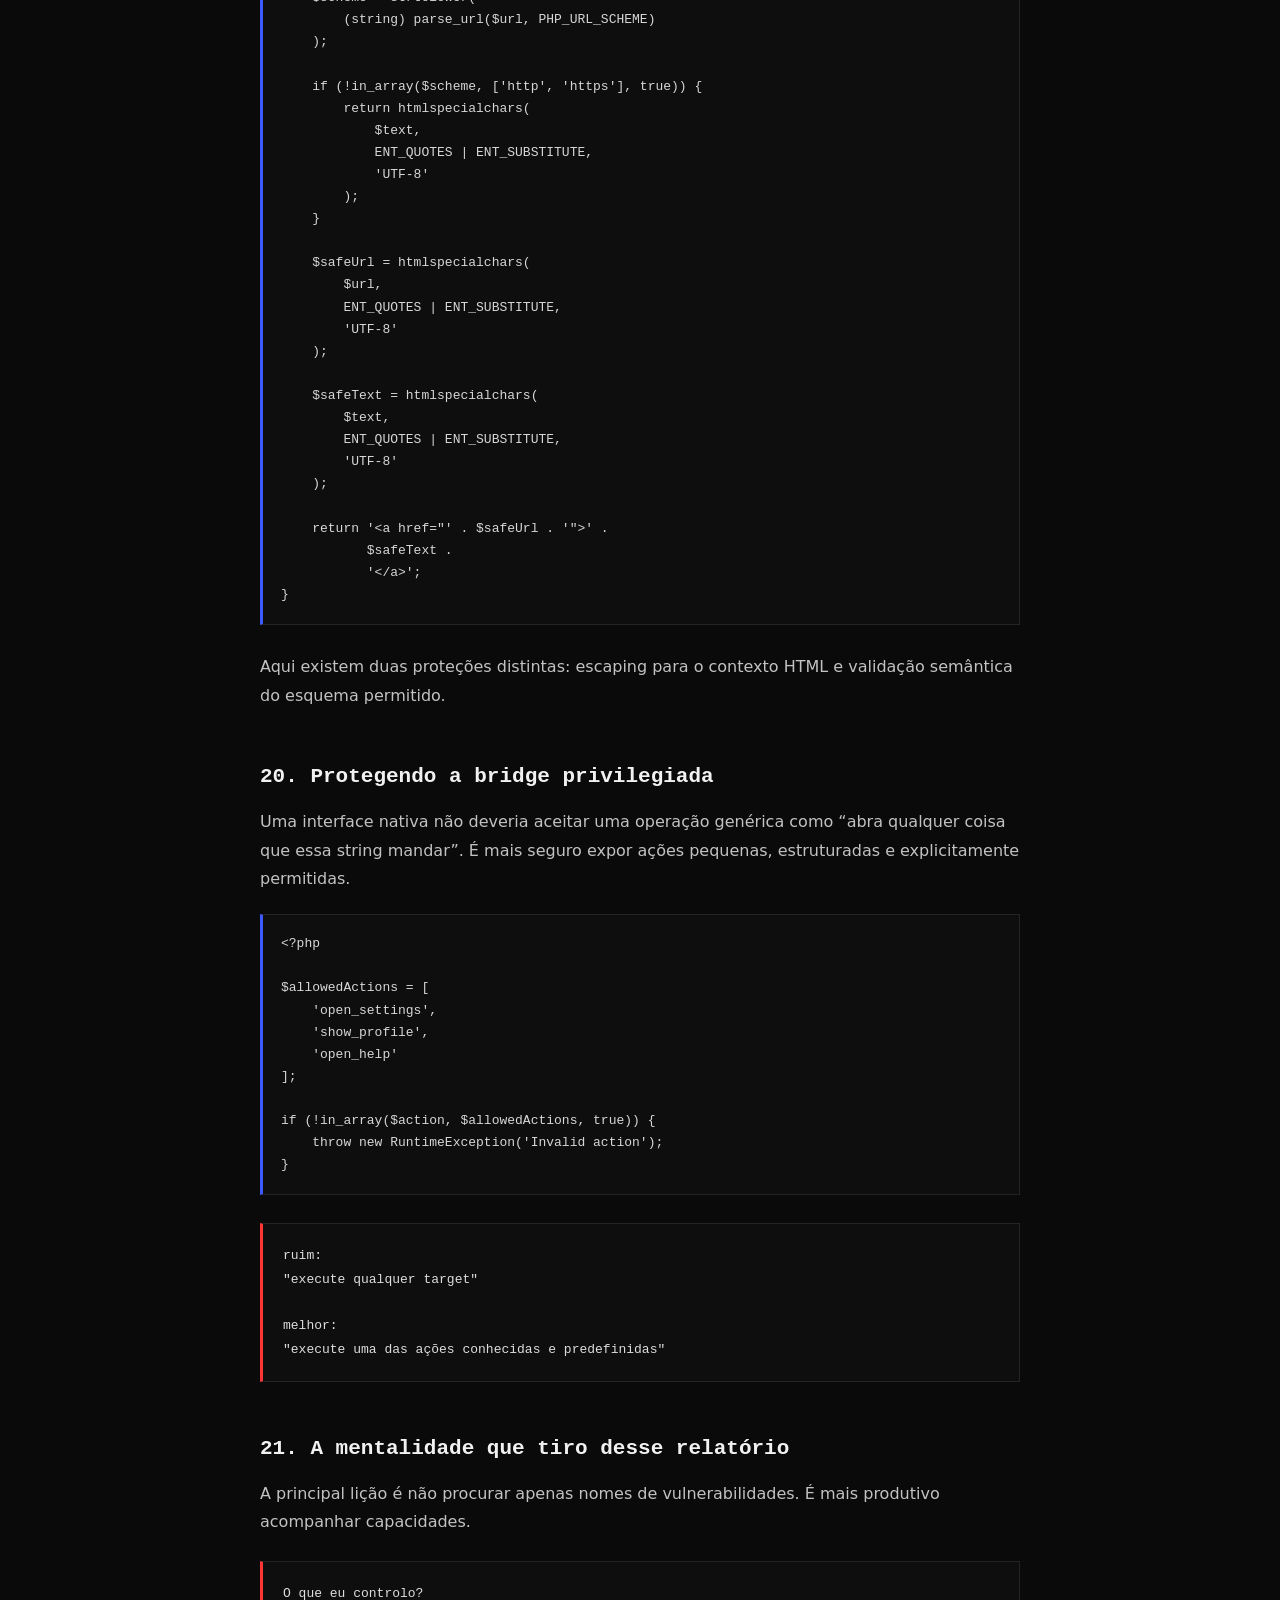
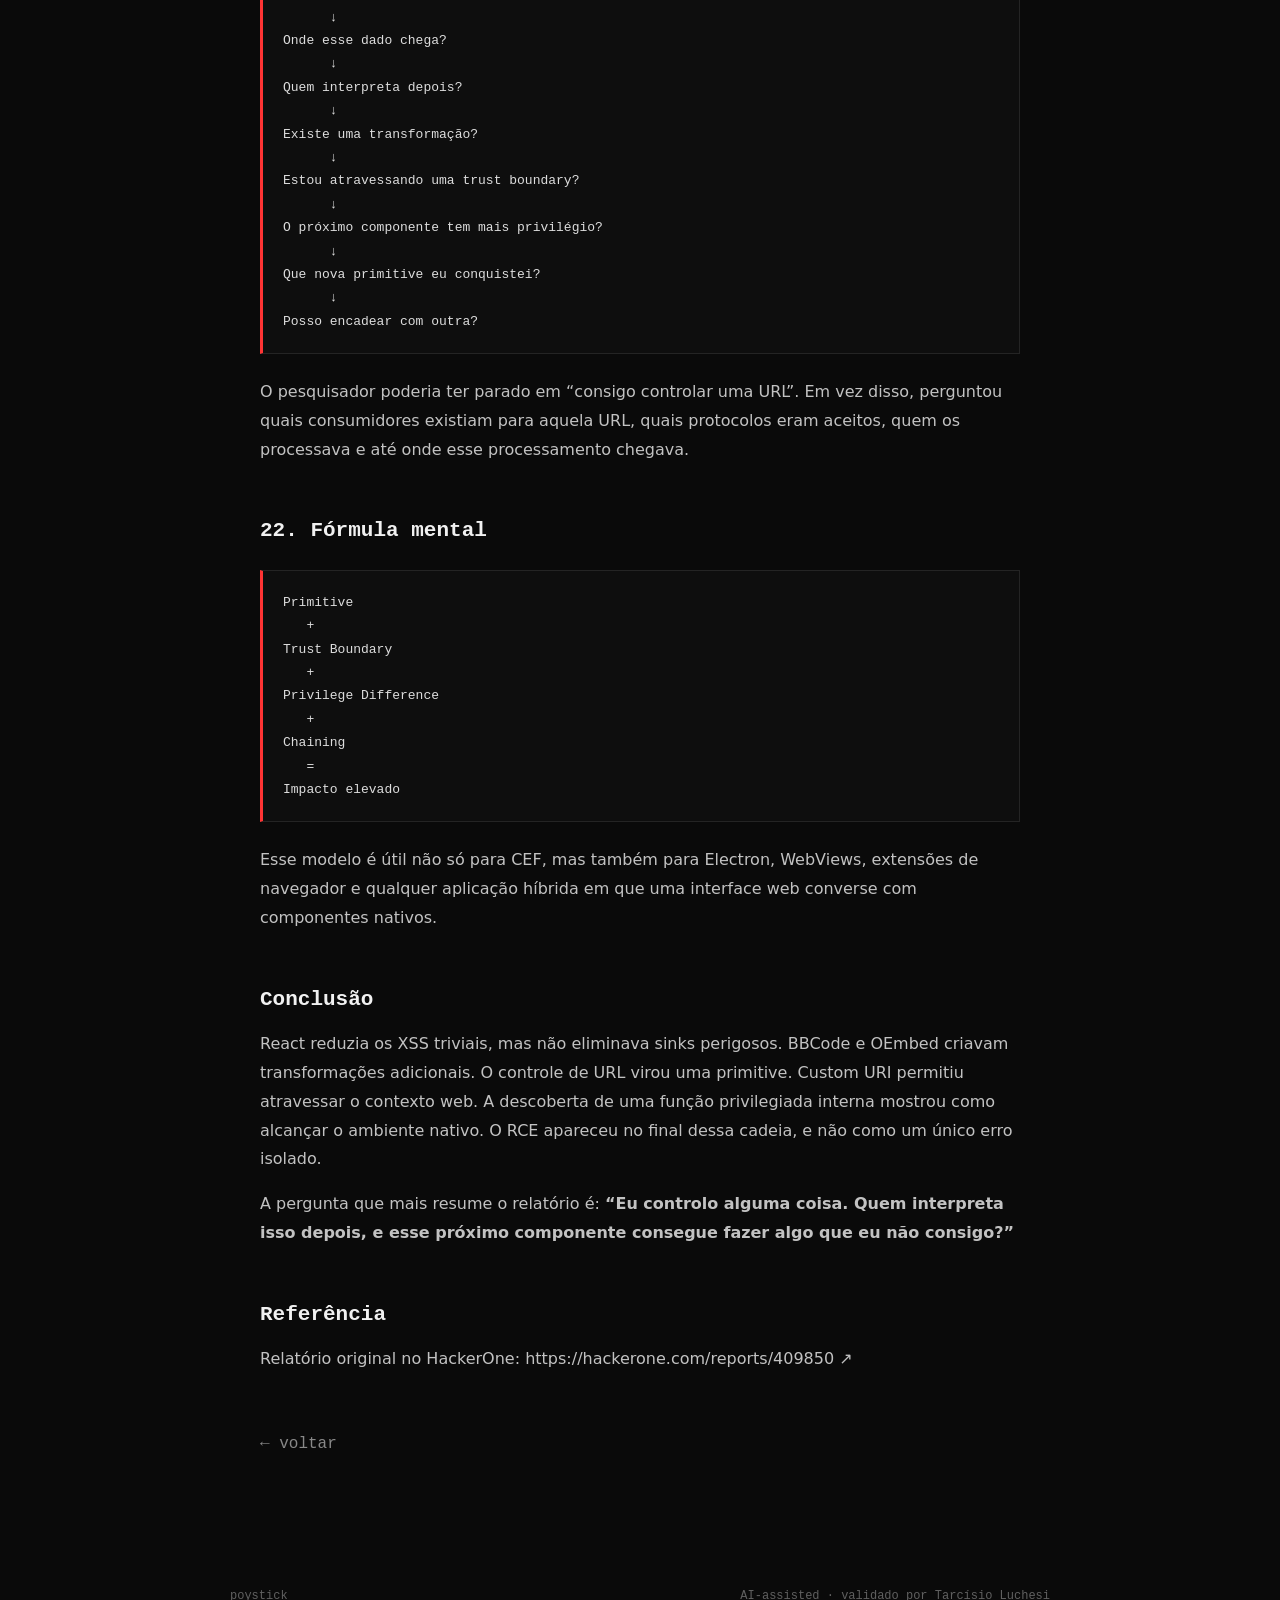
<file: research/steam-chat-xss-to-rce.html>
<!doctype html>
<html lang="pt-BR">
<head>
  <meta charset="utf-8">
  <meta name="viewport" content="width=device-width, initial-scale=1">
  <meta name="description" content="Do XSS ao RCE no Steam Chat: análise didática da cadeia envolvendo React, BBCode, CEF, custom URI e uma ponte privilegiada.">
  <meta name="theme-color" content="#0a0a0a">
  <title>Do XSS ao RCE no Steam Chat — poystick</title>
  <style>
:root{--bg:#0a0a0a;--surface:#111;--text:#e9e9e9;--muted:#8b8b8b;--line:#242424;--red:#ff3434;--blue:#3d5afe}
*{box-sizing:border-box}html{scroll-behavior:smooth}
body{margin:0;background:var(--bg);color:var(--text);font-family:ui-monospace,SFMono-Regular,Menlo,Monaco,Consolas,"Liberation Mono",monospace;font-size:15px;line-height:1.65}
a{color:inherit;text-decoration:none}.wrap{width:min(820px,calc(100% - 40px));margin:0 auto}
.site-header{width:min(900px,calc(100% - 32px));margin:0 auto;min-height:72px;display:flex;align-items:center;justify-content:space-between;border-bottom:1px solid var(--line)}
.logo{font-weight:700;font-size:18px}.logo span{color:var(--red)}
nav{display:flex;gap:22px;color:var(--muted);font-size:13px}nav a:hover{color:var(--text)}
.site-footer{display:flex;justify-content:space-between;gap:20px;padding:28px 0 42px;color:#606060;font-size:12px}
.article-shell{width:min(760px,calc(100% - 40px));margin:0 auto;padding:80px 0 100px}
.article-hero{padding:20px 0 48px;border-bottom:1px solid var(--line)}
.article-hero .kicker{color:var(--blue);font-size:12px;text-transform:uppercase}
.article-hero h1{margin:14px 0 12px;font-size:clamp(40px,8vw,70px);line-height:1;letter-spacing:-.055em}
.hero-copy{margin:0;color:#bbb;font-family:Inter,system-ui,sans-serif;font-size:18px;line-height:1.6}
.article-meta{display:flex;flex-wrap:wrap;gap:8px;margin-top:22px}.article-meta span{padding:4px 8px;border:1px solid var(--line);color:#777;font-size:12px}
.article{padding-top:42px;color:#c2c2c2;font-family:Inter,system-ui,sans-serif;font-size:16px;line-height:1.8}
.article h2{margin:52px 0 12px;color:#f1f1f1;font:700 21px/1.4 ui-monospace,SFMono-Regular,Menlo,monospace}
.article h3{margin:34px 0 10px;color:#e7e7e7;font:700 16px/1.4 ui-monospace,SFMono-Regular,Menlo,monospace}
.article p code{padding:2px 5px;background:#151515;border:1px solid var(--line);border-radius:4px;color:#eee}
pre{overflow:auto;margin:20px 0 28px;padding:18px;background:#0e0e0e;border:1px solid var(--line);border-left:3px solid var(--blue);color:#d7d7d7;font:13px/1.7 ui-monospace,SFMono-Regular,Menlo,monospace}
.flow{white-space:pre-wrap;margin:24px 0;padding:20px;background:#0e0e0e;border:1px solid var(--line);border-left:3px solid var(--red);color:#ddd;font:13px/1.8 ui-monospace,SFMono-Regular,Menlo,monospace}
.note{margin:24px 0;padding:18px;border:1px solid var(--line);background:#0e0e0e;color:#aaa}
.back-link{display:inline-block;margin-top:40px;color:#888;font-family:ui-monospace,SFMono-Regular,Menlo,monospace}.back-link:hover{color:var(--red)}
@media(max-width:600px){.site-header{align-items:flex-start;padding:18px 0}nav{gap:12px;flex-wrap:wrap;justify-content:flex-end}.site-footer{flex-direction:column}}
  </style>
</head>
<body>
  <header class="site-header">
    <a class="logo" href="../">poystick<span>.</span></a>
    <nav>
      <a href="../#writeups">write-ups</a>
      <a href="../#pocs">PoCs</a>
      <a href="../methodology.html">metodologia de estudo</a>
      <a href="../wordpress-methodology.html">metodologia WordPress</a>
      <a href="../#sobre">sobre</a>
      <a href="https://github.com/TarcisioLuchesi">github ↗</a>
    </nav>
  </header>

  <main class="article-shell">
    <section class="article-hero">
      <div class="kicker">web / desktop / exploit chain</div>
      <h1>Do XSS ao RCE no Steam Chat</h1>
      <p class="hero-copy">Uma leitura didática da cadeia envolvendo React, BBCode, OEmbed, CEF, custom URI, mudança de privilégio e execução nativa.</p>
      <div class="article-meta">
        <span>React</span><span>BBCode</span><span>CEF</span><span>XSS</span><span>Custom URI</span><span>RCE</span>
      </div>
      <div class="article-meta" aria-label="Autoria e validação">
        <span>Artigo criado com IA</span>
        <span>Conteúdo técnico revisado e validado por Tarcísio Luchesi (Poystick)</span>
        <span>Material didático baseado em relatório público de terceiro</span>
      </div>
    </section>

    <article class="article">
      <div class="note">
        <strong>Nota:</strong> os trechos PHP deste artigo são exemplos didáticos criados para explicar a causa raiz. Eles não são código-fonte do Steam. A vulnerabilidade original não é atribuída a mim; aqui eu estudo, reconstruo conceitualmente e valido o entendimento técnico da cadeia.<br><br>
        <strong>Referência original:</strong> <a href="https://hackerone.com/reports/409850" target="_blank" rel="noopener noreferrer">HackerOne Report #409850 ↗</a>
      </div>

      <p>
        O ponto mais interessante desse caso é que o pesquisador não encontrou uma linha simples do tipo
        <code>entrada → system() → RCE</code>. O impacto surgiu do encadeamento de várias capacidades menores:
        uma entrada controlável, transformação em link, protocolos especiais, um navegador embutido e uma
        ponte privilegiada capaz de alcançar o sistema operacional.
      </p>

      <div class="flow">entrada controlada
        ↓
React / BBCode / OEmbed
        ↓
URL controlada
        ↓
CEF
        ↓
custom URI
        ↓
Steam Web Helper
        ↓
operação privilegiada
        ↓
Windows
        ↓
RCE</div>

      <h2>1. Primeiro: entender a arquitetura</h2>
      <p>
        O chat do Steam era uma aplicação web executada dentro do aplicativo desktop usando uma versão
        personalizada e restrita do Chrome Embedded Framework (CEF). A interface usava React, mas precisava
        conversar com partes nativas do Steam por mecanismos como <code>postMessage</code>, WebSocket local
        e outras interfaces internas.
      </p>
      <p>
        Isso cria uma fronteira importante: JavaScript dentro do CEF não deveria possuir, por padrão, o
        mesmo privilégio do processo nativo. Para transformar uma falha web em RCE, o pesquisador precisava
        encontrar alguma ponte entre esses dois mundos.
      </p>

      <div class="flow">React / JavaScript
        ↓
CEF
        ↓
[ trust boundary ]
        ↓
Steam Web Helper
        ↓
Windows</div>

      <h2>2. Por que React reduzia os XSS triviais?</h2>
      <p>
        React normalmente escapa valores renderizados como texto. Isso significa que uma entrada colocada
        diretamente entre chaves em JSX não vira automaticamente HTML executável.
      </p>

      <pre><code>function Profile({ username }) {
    return &lt;div&gt;{username}&lt;/div&gt;;
}</code></pre>

      <p>
        Se <code>username</code> contiver uma string parecida com uma tag HTML, o comportamento esperado é
        tratá-la como texto, em vez de transformá-la automaticamente em um novo elemento DOM. Por isso o
        pesquisador não ficou procurando apenas o padrão clássico de “fechar a tag e inserir &lt;script&gt;”.
      </p>

      <h2>3. React não elimina XSS</h2>
      <p>
        A proteção automática do React não torna seguras todas as APIs do navegador. Existem sinks e
        contextos que continuam exigindo validação específica.
      </p>

      <div class="flow">userInput
   ├── JSX como texto → normalmente escapado
   ├── href → validar o esquema da URI
   ├── document.location → validar destino
   ├── style → analisar contexto CSS
   ├── innerHTML → sink perigoso
   └── dangerouslySetInnerHTML → sink perigoso</div>

      <h3>href controlado</h3>
      <pre><code>function Link({ url }) {
    return &lt;a href={url}&gt;Clique aqui&lt;/a&gt;;
}</code></pre>

      <p>
        Aqui o React não precisa “quebrar” o HTML para existir um problema. Se o atacante controla o valor
        semântico da URL e a aplicação permite um esquema perigoso, o próprio <code>href</code> pode se
        tornar uma primitive interessante.
      </p>

      <h3>dangerouslySetInnerHTML</h3>
      <pre><code>function Message({ html }) {
    return (
        &lt;div dangerouslySetInnerHTML={{ __html: html }} /&gt;
    );
}</code></pre>

      <p>
        Nesse caso o conteúdo deixa de ser apenas texto e passa a ser interpretado como HTML. O mesmo
        raciocínio vale para código que obtém uma referência de DOM e escreve diretamente em
        <code>innerHTML</code>.
      </p>

      <h3>document.location</h3>
      <pre><code>document.location = userInput;</code></pre>

      <p>
        React não transforma APIs como <code>document.location</code> em APIs seguras. Se o input controla
        uma URI, o esquema e o destino continuam precisando de validação.
      </p>

      <h2>4. BBCode: a camada intermediária</h2>
      <p>
        O chat utilizava BBCode, uma linguagem de marcação simplificada. Uma tag como:
      </p>

      <pre><code>[url=https://example.com]Visitar site[/url]</code></pre>

      <p>pode ser transformada em:</p>

      <pre><code>&lt;a href="https://example.com"&gt;Visitar site&lt;/a&gt;</code></pre>

      <p>O ponto de segurança é a transformação:</p>

      <div class="flow">entrada do usuário
        ↓
BBCode
        ↓
parser
        ↓
React / HTML
        ↓
DOM</div>

      <h2>5. Como esse erro poderia aparecer em PHP</h2>
      <p>Um parser simplificado e vulnerável poderia ser:</p>

      <pre><code>&lt;?php

function parseBBCode(string $message): string
{
    return preg_replace(
        '/\[url=(.*?)\](.*?)\[\/url\]/i',
        '&lt;a href="$1"&gt;$2&lt;/a&gt;',
        $message
    );
}

$message = $_POST['message'] ?? '';

echo parseBBCode($message);</code></pre>

      <p>
        O problema é que o valor capturado em <code>$1</code> entra diretamente no atributo
        <code>href</code>.
      </p>

      <div class="flow">SOURCE
$_POST["message"]
        ↓
[url=VALOR]
        ↓
parser
        ↓
SINK
href="VALOR"</div>

      <h2>6. O XSS baseado em URI</h2>
      <p>
        Em um parser que aceita qualquer esquema, uma entrada com uma URI executável poderia ser
        transformada em um link perigoso. O ponto não é necessariamente quebrar o atributo ou inserir uma
        tag <code>&lt;script&gt;</code>; é controlar o significado do próprio <code>href</code>.
      </p>

      <pre><code>[url=javascript:alert(document.domain)]Clique[/url]</code></pre>

      <p>Conceitualmente isso poderia produzir:</p>

      <pre><code>&lt;a href="javascript:alert(document.domain)"&gt;Clique&lt;/a&gt;</code></pre>

      <p>
        Essa era uma das classes de primitive investigadas no relatório: controlar o destino de um link.
      </p>

      <h2>7. A primitive: “eu controlo uma URL”</h2>
      <p>
        Essa é uma mudança importante de mentalidade. Em vez de pensar apenas “achei XSS”, o pesquisador
        pode pensar:
      </p>

      <div class="flow">capacidade conquistada:
"eu controlo o destino de uma URL"

pergunta seguinte:
"quem mais interpreta essa URL?"</div>

      <p>
        Mesmo quando o caminho por <code>javascript:</code> não produziu o resultado desejado no cliente
        customizado do Steam, a primitive continuava valiosa.
      </p>

      <h2>8. Custom URI schemes</h2>
      <p>
        Uma URL não precisa começar com <code>https://</code>. Aplicativos podem registrar protocolos
        próprios, como:
      </p>

      <pre><code>steam://
spotify://
vscode://
myapp://</code></pre>

      <p>
        Quando um navegador embutido encontra uma dessas URIs, ela pode ser encaminhada para uma aplicação
        nativa.
      </p>

      <div class="flow">&lt;a href="myapp://settings"&gt;
        ↓
CEF
        ↓
handler do protocolo
        ↓
MyApp.exe</div>

      <p>
        A partir desse momento, o dado saiu do contexto puramente web e atravessou uma trust boundary.
      </p>

      <h2>9. O protocolo steam://</h2>
      <p>
        O pesquisador passou a investigar URIs do próprio Steam. O interesse aqui não era apenas “abrir
        alguma tela”, mas descobrir quais operações o cliente desktop processava e com qual nível de
        privilégio.
      </p>

      <div class="flow">mensagem
 ↓
BBCode
 ↓
href controlável
 ↓
steam://...
 ↓
Steam</div>

      <p>
        Isso mostra por que uma primitive de URL pode ser muito mais relevante dentro de CEF/Electron do que
        em uma página web isolada.
      </p>

      <h2>10. OEmbed e conteúdo incorporado</h2>
      <p>
        O chat também transformava links externos em conteúdo incorporado. Serviços de OEmbed podem fornecer
        metadados e, em alguns casos, HTML para montar players, cards ou iframes.
      </p>

      <div class="flow">URL
 ↓
OEmbed
 ↓
HTML / iframe / componente
 ↓
DOM</div>

      <p>
        Isso cria outra superfície importante, especialmente quando uma aplicação React precisa recorrer a
        <code>dangerouslySetInnerHTML</code>, <code>innerHTML</code> ou componentes especiais para renderizar
        conteúdo externo.
      </p>

      <h2>11. Tentativa com postMessage</h2>
      <p>
        Como conteúdos incorporados podiam rodar em contextos diferentes, uma hipótese era reproduzir
        mensagens que a aplicação legítima utilizava para conversar entre janelas.
      </p>

      <pre><code>window.top.postMessage(
    { action: "algumaAcao" },
    "https://destino-esperado.example"
);</code></pre>

      <div class="flow">iframe / embed
      ↓
postMessage
      ↓
janela principal
      ↓
possível operação privilegiada</div>

      <p>
        Nesse caminho específico, o sandbox impedia o acesso necessário. A proteção funcionou. Mas isso não
        anulava as outras primitives já encontradas.
      </p>

      <h2>12. Diferenças de privilégio são pistas</h2>
      <p>
        O pesquisador observou também que algumas janelas abertas pelo ambiente possuíam funções que outras
        não possuíam. Isso revela uma pergunta extremamente útil em pesquisa:
      </p>

      <div class="flow">Contexto A
privilégio baixo
        ↓
consigo alcançar?
        ↓
Contexto B
privilégio maior</div>

      <p>
        Uma vulnerabilidade crítica pode surgir quando uma entrada de um contexto não confiável consegue
        atingir outro contexto com permissões maiores.
      </p>

      <h2>13. Protocol handlers do Windows</h2>
      <p>
        A investigação então desceu mais uma camada: como o Windows associa protocolos e tipos de arquivos a
        programas.
      </p>

      <div class="flow">URI
 ↓
Windows identifica o handler
 ↓
programa associado
 ↓
argumentos</div>

      <p>
        Mesmo provocar uma ação aparentemente simples no sistema operacional já prova algo importante:
        o input remoto conseguiu atravessar a fronteira do navegador.
      </p>

      <h2>14. Path traversal como primitive adicional</h2>
      <p>
        Durante os testes com handlers, a resolução de caminhos mostrou comportamento que podia ser
        influenciado com sequências de traversal como <code>../</code>. Isso permitiu chegar a um cenário em
        que um arquivo local existente poderia ser acionado. Ainda havia uma limitação importante: o arquivo
        precisava existir previamente na máquina.
      </p>

      <p>
        Novamente, a conclusão não era “acabou”. Era: <strong>agora tenho mais uma primitive; existe outra
        ponte que remove essa limitação?</strong>
      </p>

      <h2>15. A descoberta crítica nos logs</h2>
      <p>
        A grande virada aconteceu ao observar o console do Steam. O pesquisador percebeu que operações externas
        eram traduzidas internamente para uma estrutura semelhante a:
      </p>

      <pre><code>steam://openexternalforpid/&lt;PID&gt;/&lt;URI&gt;</code></pre>

      <p>
        Essa observação revelou a função interna que estava por trás do comportamento. Em vez de continuar
        adivinhando protocolos, agora ele sabia qual mecanismo privilegiado o Steam utilizava.
      </p>

      <h2>16. openexternalforpid como ponte privilegiada</h2>
      <div class="flow">target controlado
       ↓
steam://openexternalforpid/...
       ↓
Steam Web Helper
       ↓
operação nativa
       ↓
Windows</div>

      <p>
        A importância está na mudança de privilégio: conteúdo originado em uma interface web conseguia chegar
        a uma função criada para realizar uma operação nativa.
      </p>

      <h2>17. Como representar a causa raiz em PHP</h2>
      <p>
        Imagine uma aplicação fictícia com um handler interno. O código abaixo é apenas uma representação
        didática:
      </p>

      <pre><code>&lt;?php

function handleUri(string $uri): void
{
    $prefix = 'myapp://openexternal/';

    if (!str_starts_with($uri, $prefix)) {
        return;
    }

    $target = substr($uri, strlen($prefix));

    openExternal($target);
}</code></pre>

      <p>A pergunta importante passa a ser: o que <code>openExternal()</code> permite?</p>

      <pre><code>&lt;?php

function openExternal(string $target): void
{
    /*
     * Anti-padrão didático.
     * Entrada não confiável nunca deveria controlar
     * diretamente uma primitive de execução.
     */

    // shell_exec($target);
}</code></pre>

      <p>
        A linha perigosa está propositalmente comentada. O objetivo é entender a causa raiz, não criar um
        executor funcional.
      </p>

      <div class="flow">conteúdo remoto
      ↓
$target
      ↓
função privilegiada
      ↓
processo do sistema</div>

      <h2>18. Da falha web ao RCE</h2>
      <p>
        O RCE não veio simplesmente de “um XSS que chamou cmd.exe”. A cadeia foi formada por múltiplas
        interpretações e mudanças de contexto:
      </p>

      <div class="flow">ATACANTE
   ↓
mensagem
   ↓
React / BBCode
   ↓
controle de URL
   ↓
custom URI
   ↓
CEF
   ↓
Steam Web Helper
   ↓
função privilegiada
   ↓
processo nativo
   ↓
Windows
   ↓
RCE</div>

      <p>
        Esse é o padrão que vale memorizar: uma primitive web aparentemente limitada pode ganhar impacto ao
        atravessar uma fronteira para um componente com mais privilégios.
      </p>

      <h2>19. Corrigindo o problema na origem</h2>
      <p>
        Um parser de links deve validar o significado da URL, não apenas escapar caracteres HTML.
      </p>

      <pre><code>&lt;?php

function createSafeLink(string $url, string $text): string
{
    $scheme = strtolower(
        (string) parse_url($url, PHP_URL_SCHEME)
    );

    if (!in_array($scheme, ['http', 'https'], true)) {
        return htmlspecialchars(
            $text,
            ENT_QUOTES | ENT_SUBSTITUTE,
            'UTF-8'
        );
    }

    $safeUrl = htmlspecialchars(
        $url,
        ENT_QUOTES | ENT_SUBSTITUTE,
        'UTF-8'
    );

    $safeText = htmlspecialchars(
        $text,
        ENT_QUOTES | ENT_SUBSTITUTE,
        'UTF-8'
    );

    return '&lt;a href="' . $safeUrl . '"&gt;' .
           $safeText .
           '&lt;/a&gt;';
}</code></pre>

      <p>
        Aqui existem duas proteções distintas: escaping para o contexto HTML e validação semântica do esquema
        permitido.
      </p>

      <h2>20. Protegendo a bridge privilegiada</h2>
      <p>
        Uma interface nativa não deveria aceitar uma operação genérica como “abra qualquer coisa que essa
        string mandar”. É mais seguro expor ações pequenas, estruturadas e explicitamente permitidas.
      </p>

      <pre><code>&lt;?php

$allowedActions = [
    'open_settings',
    'show_profile',
    'open_help'
];

if (!in_array($action, $allowedActions, true)) {
    throw new RuntimeException('Invalid action');
}</code></pre>

      <div class="flow">ruim:
"execute qualquer target"

melhor:
"execute uma das ações conhecidas e predefinidas"</div>

      <h2>21. A mentalidade que tiro desse relatório</h2>
      <p>
        A principal lição é não procurar apenas nomes de vulnerabilidades. É mais produtivo acompanhar
        capacidades.
      </p>

      <div class="flow">O que eu controlo?
      ↓
Onde esse dado chega?
      ↓
Quem interpreta depois?
      ↓
Existe uma transformação?
      ↓
Estou atravessando uma trust boundary?
      ↓
O próximo componente tem mais privilégio?
      ↓
Que nova primitive eu conquistei?
      ↓
Posso encadear com outra?</div>

      <p>
        O pesquisador poderia ter parado em “consigo controlar uma URL”. Em vez disso, perguntou quais
        consumidores existiam para aquela URL, quais protocolos eram aceitos, quem os processava e até onde
        esse processamento chegava.
      </p>

      <h2>22. Fórmula mental</h2>
      <div class="flow">Primitive
   +
Trust Boundary
   +
Privilege Difference
   +
Chaining
   =
Impacto elevado</div>

      <p>
        Esse modelo é útil não só para CEF, mas também para Electron, WebViews, extensões de navegador e
        qualquer aplicação híbrida em que uma interface web converse com componentes nativos.
      </p>

      <h2>Conclusão</h2>
      <p>
        React reduzia os XSS triviais, mas não eliminava sinks perigosos. BBCode e OEmbed criavam
        transformações adicionais. O controle de URL virou uma primitive. Custom URI permitiu atravessar o
        contexto web. A descoberta de uma função privilegiada interna mostrou como alcançar o ambiente nativo.
        O RCE apareceu no final dessa cadeia, e não como um único erro isolado.
      </p>

      <p>
        A pergunta que mais resume o relatório é:
        <strong>“Eu controlo alguma coisa. Quem interpreta isso depois, e esse próximo componente consegue
        fazer algo que eu não consigo?”</strong>
      </p>

      <h2>Referência</h2>
      <p>
        Relatório original no HackerOne: <a href="https://hackerone.com/reports/409850" target="_blank" rel="noopener noreferrer">https://hackerone.com/reports/409850 ↗</a>
      </p>

      <a class="back-link" href="../">← voltar</a>
    </article>
  </main>

  <footer class="site-footer wrap">
    <span>poystick</span>
    <span>AI-assisted · validado por Tarcísio Luchesi</span>
  </footer>
</body>
</html>
</file>
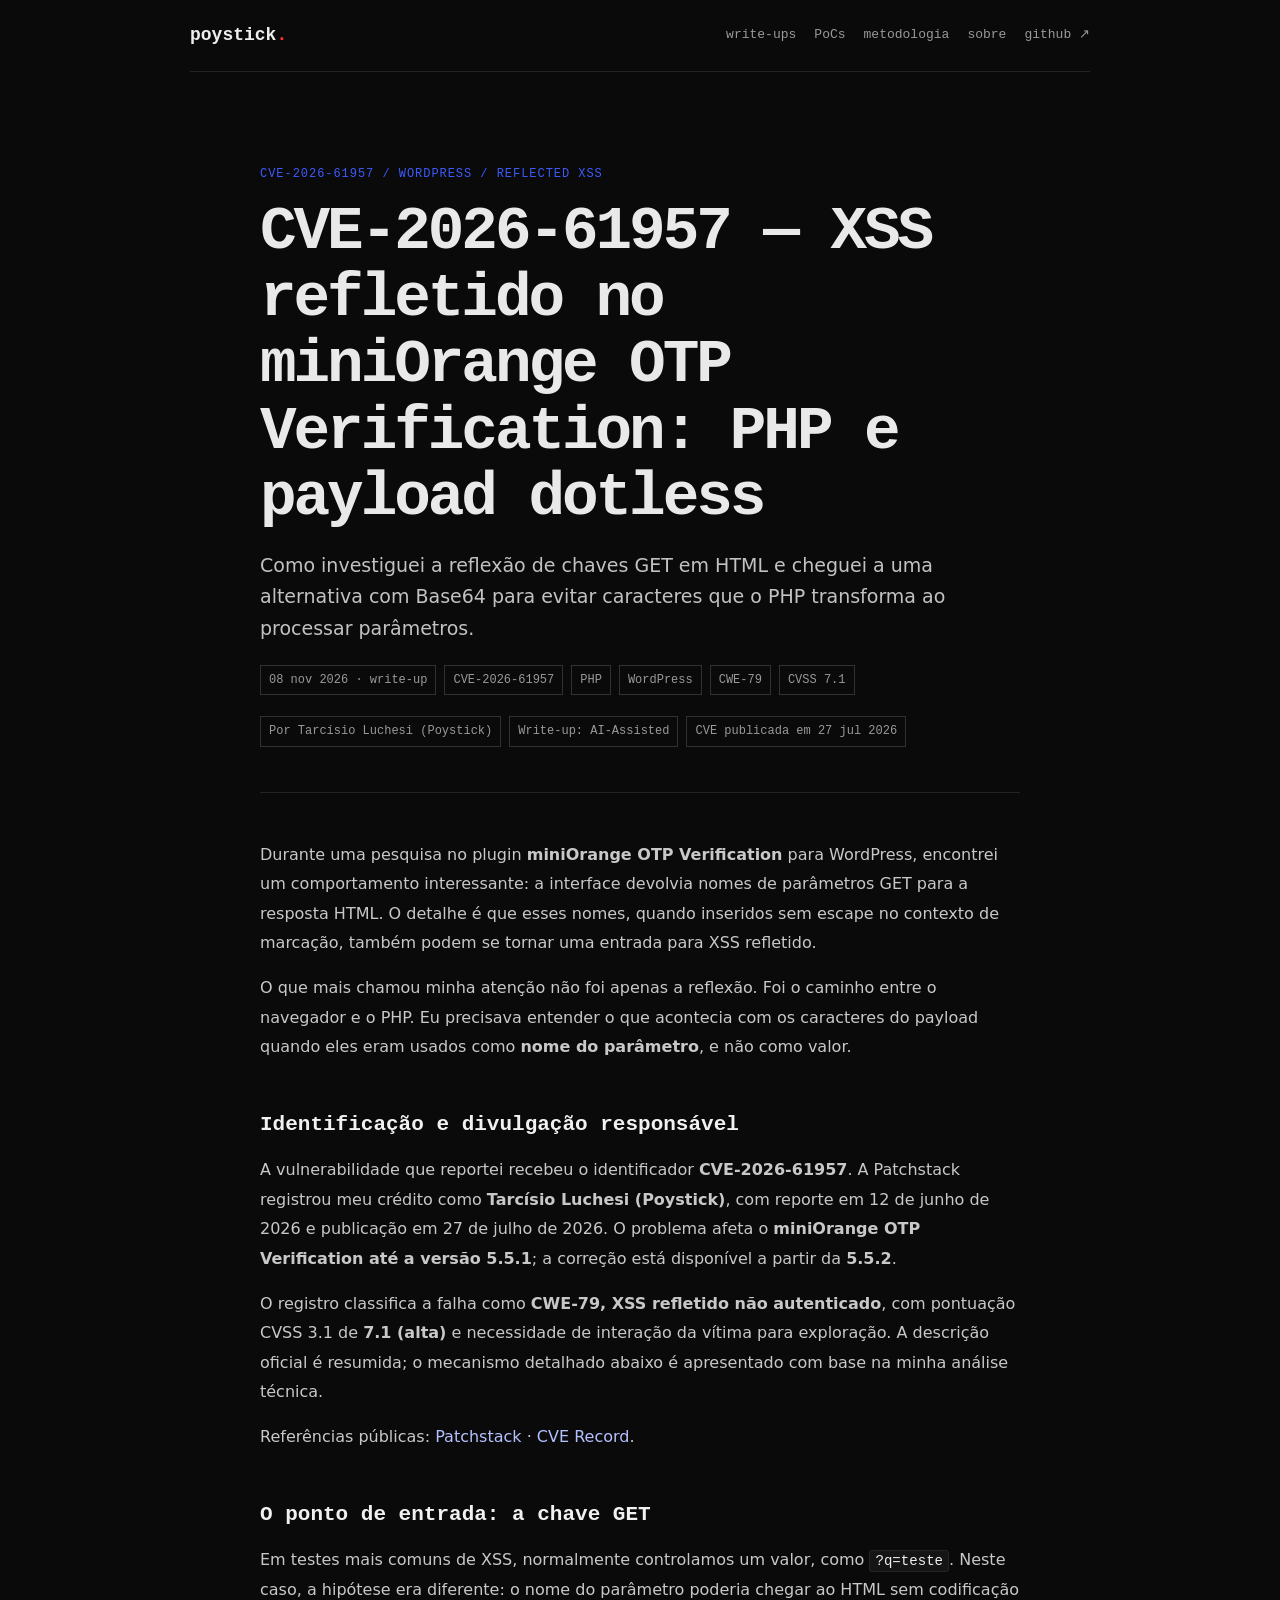
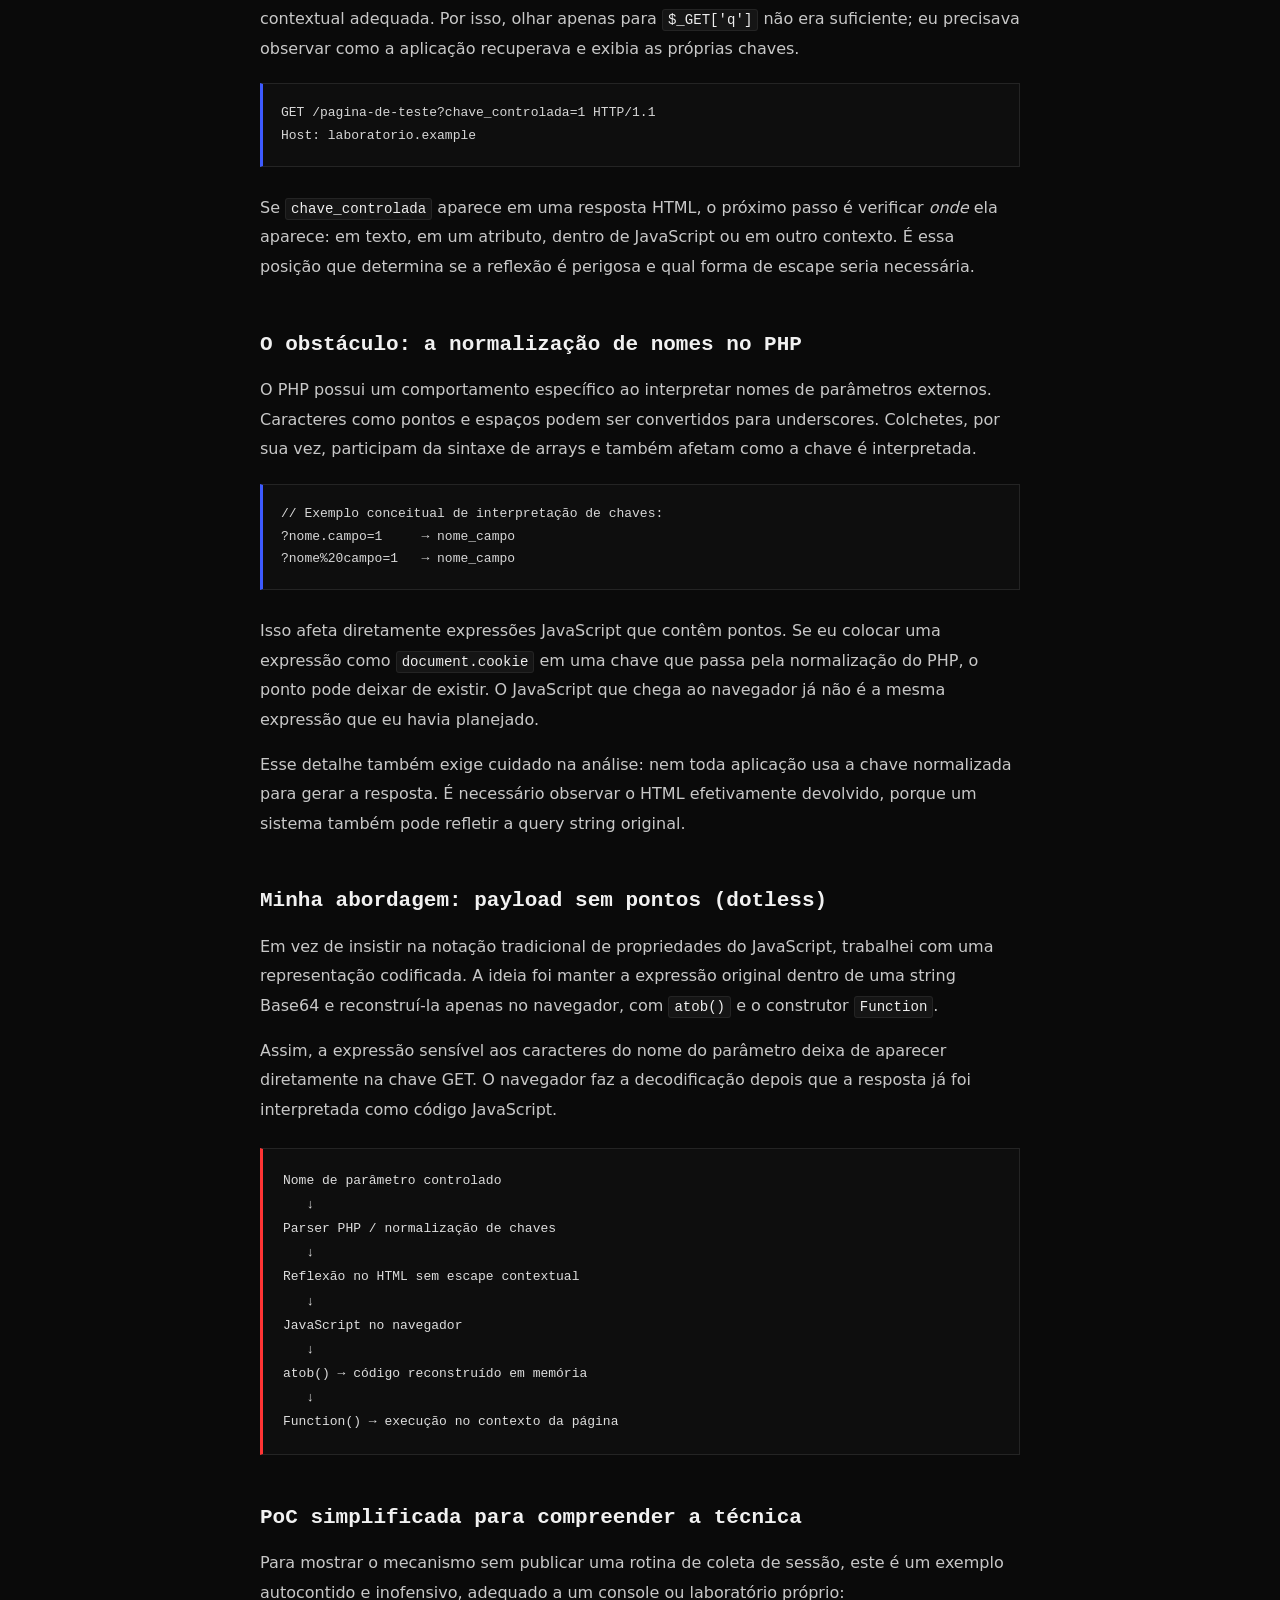
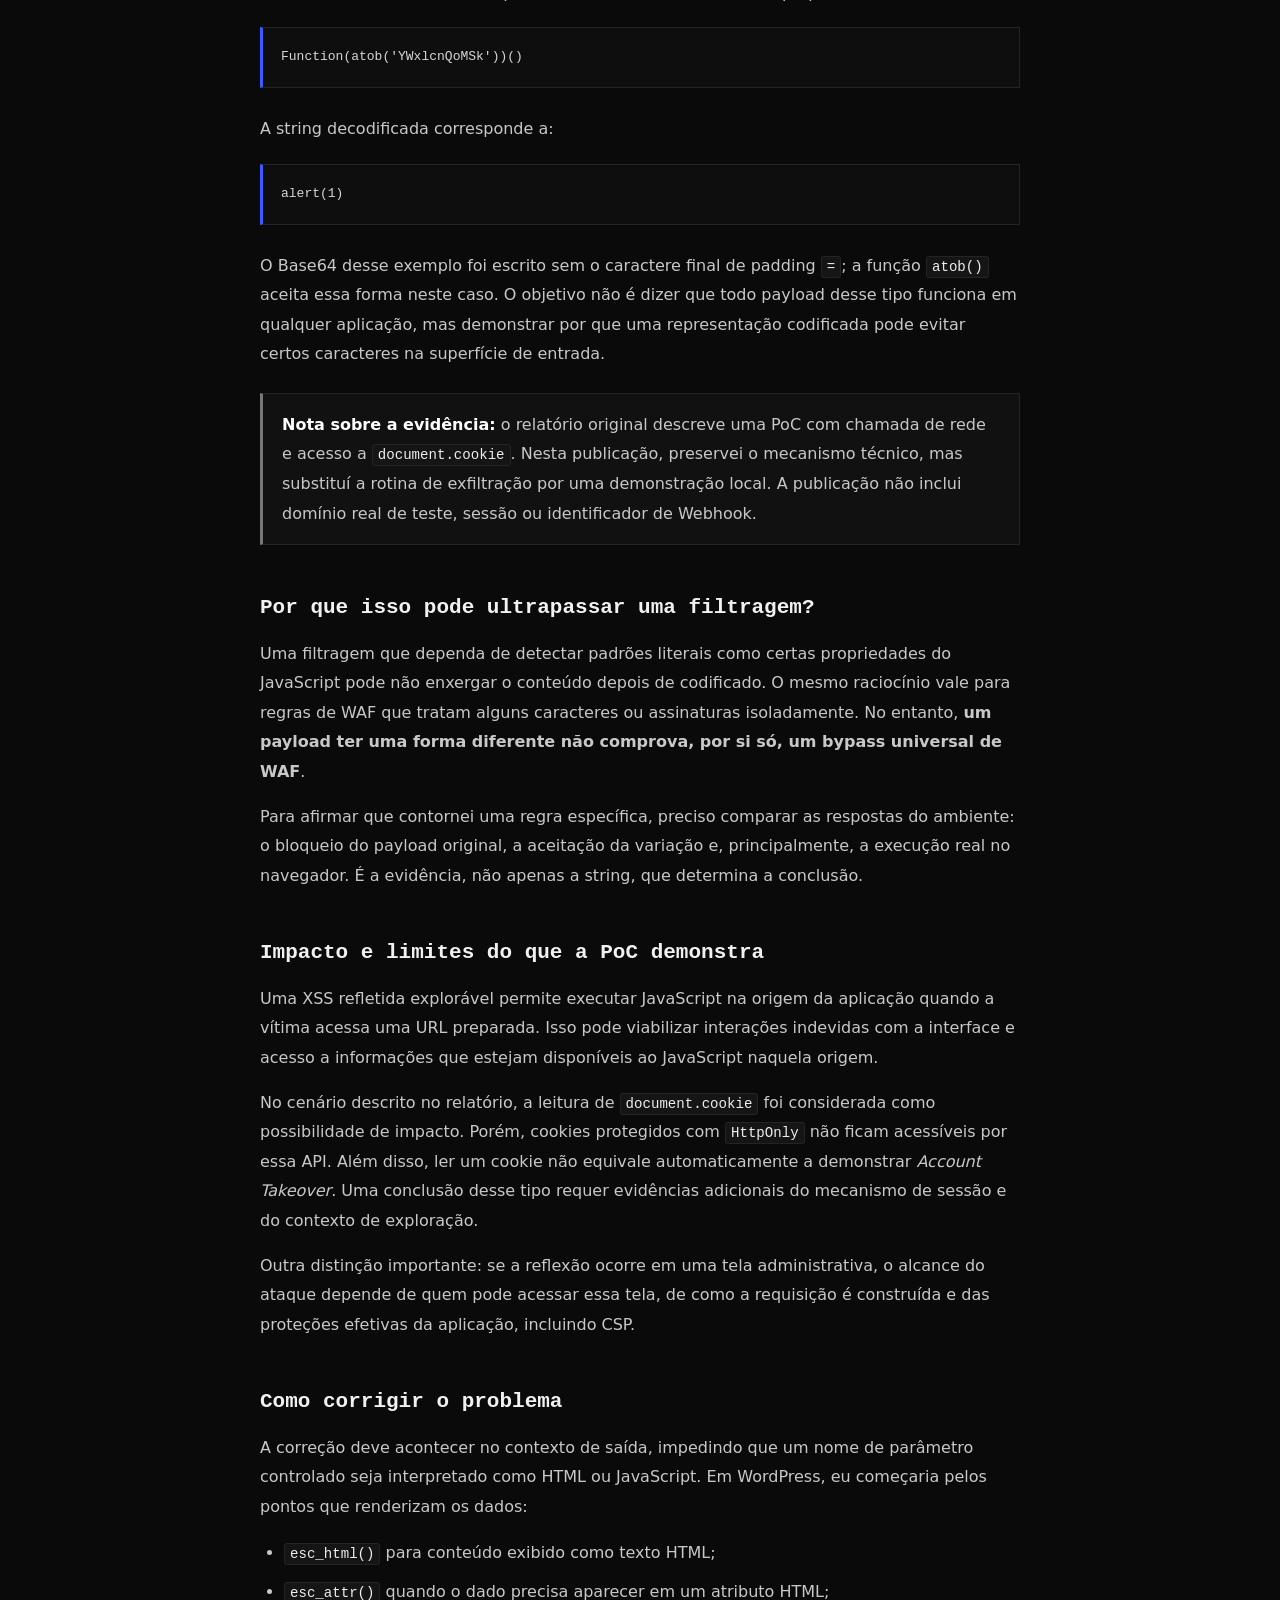
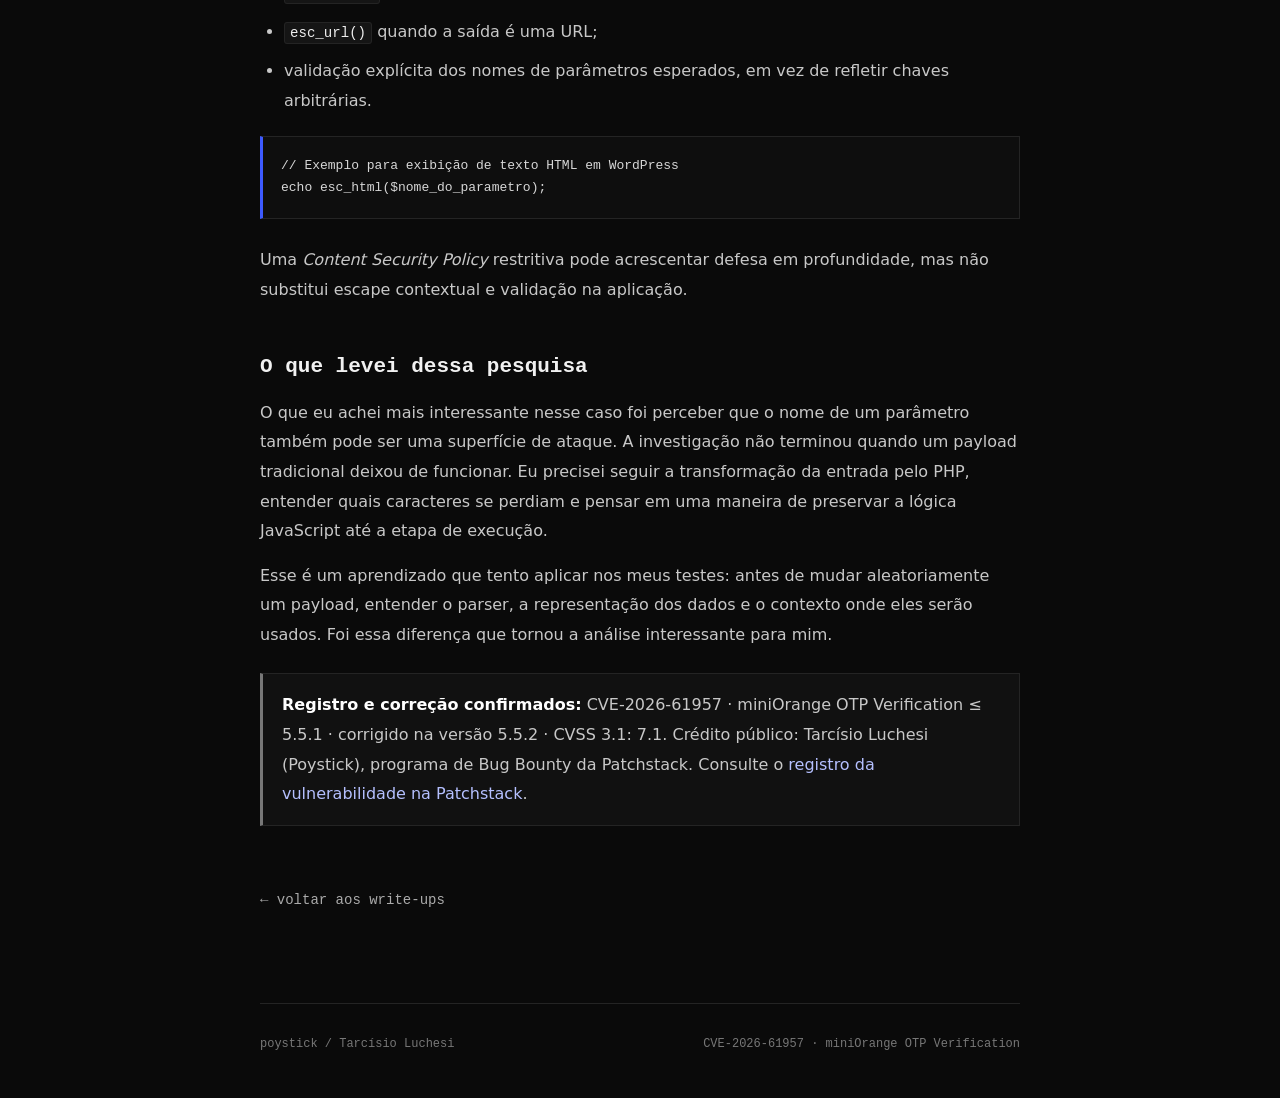
<file: research/xss-refletido-php-waf-dotless-base64.html>
<!doctype html>
<html lang="pt-BR">
<head>
  <meta charset="utf-8">
  <meta name="viewport" content="width=device-width, initial-scale=1">
  <meta name="description" content="CVE-2026-61957: write-up de Tarcísio Luchesi (Poystick) sobre XSS refletido no miniOrange OTP Verification até 5.5.1, normalização de chaves PHP e payload dotless em Base64.">
  <meta name="theme-color" content="#0a0a0a">
  <title>CVE-2026-61957 — XSS refletido no miniOrange OTP Verification — poystick</title>
  <style>
    :root{--bg:#0a0a0a;--text:#e9e9e9;--muted:#969696;--line:#242424;--red:#ff3434;--blue:#3d5afe}
    *{box-sizing:border-box}html{scroll-behavior:smooth}
    body{margin:0;background:var(--bg);color:var(--text);font-family:ui-monospace,SFMono-Regular,Menlo,Monaco,Consolas,"Liberation Mono",monospace;font-size:15px;line-height:1.7}
    a{color:#b5c0ff;text-decoration:none}a:hover{color:white}
    .site-header{width:min(900px,calc(100% - 32px));margin:0 auto;min-height:72px;display:flex;align-items:center;justify-content:space-between;border-bottom:1px solid var(--line)}
    .logo{color:#eee;font-size:18px;font-weight:700}.logo span{color:var(--red)}
    nav{display:flex;flex-wrap:wrap;gap:18px;color:var(--muted);font-size:13px}nav a{color:#999}
    .article-shell{width:min(760px,calc(100% - 40px));margin:0 auto;padding:72px 0 90px}
    .article-hero{padding:20px 0 45px;border-bottom:1px solid var(--line)}
    .kicker{color:var(--blue);text-transform:uppercase;font-size:12px;letter-spacing:.08em}
    h1{margin:15px 0 18px;font-size:clamp(36px,7vw,61px);line-height:1.09;letter-spacing:-.05em}
    .hero-copy{margin:0;color:#c2c2c2;font:19px/1.65 Inter,system-ui,sans-serif}
    .article-meta{display:flex;flex-wrap:wrap;gap:8px;margin-top:21px}
    .article-meta span{border:1px solid #313131;padding:4px 8px;color:#999;font-size:12px}
    .article{padding-top:32px;color:#c8c8c8;font:16px/1.85 Inter,system-ui,sans-serif}
    .article h2{margin:48px 0 12px;color:#f1f1f1;font:700 21px/1.45 ui-monospace,SFMono-Regular,Menlo,monospace}
    .article h3{margin:26px 0 10px;color:#eee;font:700 16px/1.45 ui-monospace,SFMono-Regular,Menlo,monospace}
    .article p{margin:15px 0}
    .article code{padding:2px 5px;background:#151515;border:1px solid var(--line);border-radius:3px;font:0.88em ui-monospace,SFMono-Regular,Menlo,monospace;color:#eee}
    pre{overflow-x:auto;white-space:pre;margin:20px 0 26px;padding:18px;background:#0e0e0e;border:1px solid var(--line);border-left:3px solid var(--blue);color:#d7d7d7;font:13px/1.75 ui-monospace,SFMono-Regular,Menlo,monospace}
    pre code{background:none!important;border:0!important;padding:0!important;font:inherit!important;color:inherit!important}
    .flow{white-space:pre-wrap;margin:24px 0;padding:20px;background:#0e0e0e;border:1px solid var(--line);border-left:3px solid var(--red);color:#ddd;font:13px/1.85 ui-monospace,SFMono-Regular,Menlo,monospace}
    .note{margin:24px 0;padding:16px 19px;border:1px solid var(--line);border-left:3px solid #777;background:#111}
    .note strong{color:#fff}
    .article ul{padding-left:24px}.article li{margin:10px 0}
    .back-link{display:inline-block;margin-top:42px;color:#aaa;font:14px ui-monospace,SFMono-Regular,Menlo,monospace}
    .site-footer{width:min(760px,calc(100% - 40px));margin:0 auto;border-top:1px solid var(--line);padding:30px 0 42px;display:flex;justify-content:space-between;gap:18px;color:#777;font-size:12px}
    @media(max-width:600px){.site-header{align-items:flex-start;padding:16px 0}.article-shell{padding-top:50px}nav{justify-content:flex-end;gap:12px}.site-footer{flex-direction:column}}
  </style>
</head>
<body>
<header class="site-header">
  <a class="logo" href="../">poystick<span>.</span></a>
  <nav>
    <a href="../#writeups">write-ups</a>
    <a href="../#pocs">PoCs</a>
    <a href="../methodology.html">metodologia</a>
    <a href="../#sobre">sobre</a>
    <a href="https://github.com/TarcisioLuchesi" target="_blank" rel="noopener noreferrer">github ↗</a>
  </nav>
</header>

<main class="article-shell">
<section class="article-hero">
  <div class="kicker">CVE-2026-61957 / WordPress / Reflected XSS</div>
  <h1>CVE-2026-61957 — XSS refletido no miniOrange OTP Verification: PHP e payload dotless</h1>
  <p class="hero-copy">Como investiguei a reflexão de chaves GET em HTML e cheguei a uma alternativa com Base64 para evitar caracteres que o PHP transforma ao processar parâmetros.</p>
  <div class="article-meta">
    <span>08 nov 2026 · write-up</span><span>CVE-2026-61957</span><span>PHP</span><span>WordPress</span><span>CWE-79</span><span>CVSS 7.1</span>
  </div>
  <div class="article-meta">
    <span>Por Tarcísio Luchesi (Poystick)</span><span>Write-up: AI-Assisted</span>
    <span>CVE publicada em 27 jul 2026</span>
  </div>
</section>
<article class="article">
  <p>Durante uma pesquisa no plugin <strong>miniOrange OTP Verification</strong> para WordPress, encontrei um comportamento interessante: a interface devolvia nomes de parâmetros GET para a resposta HTML. O detalhe é que esses nomes, quando inseridos sem escape no contexto de marcação, também podem se tornar uma entrada para XSS refletido.</p>
  <p>O que mais chamou minha atenção não foi apenas a reflexão. Foi o caminho entre o navegador e o PHP. Eu precisava entender o que acontecia com os caracteres do payload quando eles eram usados como <strong>nome do parâmetro</strong>, e não como valor.</p>

  <h2>Identificação e divulgação responsável</h2>
  <p>A vulnerabilidade que reportei recebeu o identificador <strong>CVE-2026-61957</strong>. A Patchstack registrou meu crédito como <strong>Tarcísio Luchesi (Poystick)</strong>, com reporte em 12 de junho de 2026 e publicação em 27 de julho de 2026. O problema afeta o <strong>miniOrange OTP Verification até a versão 5.5.1</strong>; a correção está disponível a partir da <strong>5.5.2</strong>.</p>
  <p>O registro classifica a falha como <strong>CWE-79, XSS refletido não autenticado</strong>, com pontuação CVSS 3.1 de <strong>7.1 (alta)</strong> e necessidade de interação da vítima para exploração. A descrição oficial é resumida; o mecanismo detalhado abaixo é apresentado com base na minha análise técnica.</p>
  <p>Referências públicas: <a href="https://patchstack.com/database/wordpress/plugin/miniorange-otp-verification/vulnerability/wordpress-miniorange-otp-verification-plugin-5-5-1-cross-site-scripting-xss-vulnerability" target="_blank" rel="noopener noreferrer">Patchstack</a> · <a href="https://www.cve.org/CVERecord?id=CVE-2026-61957" target="_blank" rel="noopener noreferrer">CVE Record</a>.</p>

  <h2>O ponto de entrada: a chave GET</h2>
  <p>Em testes mais comuns de XSS, normalmente controlamos um valor, como <code>?q=teste</code>. Neste caso, a hipótese era diferente: o nome do parâmetro poderia chegar ao HTML sem codificação contextual adequada. Por isso, olhar apenas para <code>$_GET['q']</code> não era suficiente; eu precisava observar como a aplicação recuperava e exibia as próprias chaves.</p>
  <pre><code>GET /pagina-de-teste?chave_controlada=1 HTTP/1.1
Host: laboratorio.example</code></pre>
  <p>Se <code>chave_controlada</code> aparece em uma resposta HTML, o próximo passo é verificar <em>onde</em> ela aparece: em texto, em um atributo, dentro de JavaScript ou em outro contexto. É essa posição que determina se a reflexão é perigosa e qual forma de escape seria necessária.</p>

  <h2>O obstáculo: a normalização de nomes no PHP</h2>
  <p>O PHP possui um comportamento específico ao interpretar nomes de parâmetros externos. Caracteres como pontos e espaços podem ser convertidos para underscores. Colchetes, por sua vez, participam da sintaxe de arrays e também afetam como a chave é interpretada.</p>
  <pre><code>// Exemplo conceitual de interpretação de chaves:
?nome.campo=1     → nome_campo
?nome%20campo=1   → nome_campo</code></pre>
  <p>Isso afeta diretamente expressões JavaScript que contêm pontos. Se eu colocar uma expressão como <code>document.cookie</code> em uma chave que passa pela normalização do PHP, o ponto pode deixar de existir. O JavaScript que chega ao navegador já não é a mesma expressão que eu havia planejado.</p>
  <p>Esse detalhe também exige cuidado na análise: nem toda aplicação usa a chave normalizada para gerar a resposta. É necessário observar o HTML efetivamente devolvido, porque um sistema também pode refletir a query string original.</p>

  <h2>Minha abordagem: payload sem pontos (dotless)</h2>
  <p>Em vez de insistir na notação tradicional de propriedades do JavaScript, trabalhei com uma representação codificada. A ideia foi manter a expressão original dentro de uma string Base64 e reconstruí-la apenas no navegador, com <code>atob()</code> e o construtor <code>Function</code>.</p>
  <p>Assim, a expressão sensível aos caracteres do nome do parâmetro deixa de aparecer diretamente na chave GET. O navegador faz a decodificação depois que a resposta já foi interpretada como código JavaScript.</p>
  <div class="flow">Nome de parâmetro controlado
   ↓
Parser PHP / normalização de chaves
   ↓
Reflexão no HTML sem escape contextual
   ↓
JavaScript no navegador
   ↓
atob() → código reconstruído em memória
   ↓
Function() → execução no contexto da página</div>

  <h2>PoC simplificada para compreender a técnica</h2>
  <p>Para mostrar o mecanismo sem publicar uma rotina de coleta de sessão, este é um exemplo autocontido e inofensivo, adequado a um console ou laboratório próprio:</p>
  <pre><code>Function(atob('YWxlcnQoMSk'))()</code></pre>
  <p>A string decodificada corresponde a:</p>
  <pre><code>alert(1)</code></pre>
  <p>O Base64 desse exemplo foi escrito sem o caractere final de padding <code>=</code>; a função <code>atob()</code> aceita essa forma neste caso. O objetivo não é dizer que todo payload desse tipo funciona em qualquer aplicação, mas demonstrar por que uma representação codificada pode evitar certos caracteres na superfície de entrada.</p>
  <div class="note"><strong>Nota sobre a evidência:</strong> o relatório original descreve uma PoC com chamada de rede e acesso a <code>document.cookie</code>. Nesta publicação, preservei o mecanismo técnico, mas substituí a rotina de exfiltração por uma demonstração local. A publicação não inclui domínio real de teste, sessão ou identificador de Webhook.</div>

  <h2>Por que isso pode ultrapassar uma filtragem?</h2>
  <p>Uma filtragem que dependa de detectar padrões literais como certas propriedades do JavaScript pode não enxergar o conteúdo depois de codificado. O mesmo raciocínio vale para regras de WAF que tratam alguns caracteres ou assinaturas isoladamente. No entanto, <strong>um payload ter uma forma diferente não comprova, por si só, um bypass universal de WAF</strong>.</p>
  <p>Para afirmar que contornei uma regra específica, preciso comparar as respostas do ambiente: o bloqueio do payload original, a aceitação da variação e, principalmente, a execução real no navegador. É a evidência, não apenas a string, que determina a conclusão.</p>

  <h2>Impacto e limites do que a PoC demonstra</h2>
  <p>Uma XSS refletida explorável permite executar JavaScript na origem da aplicação quando a vítima acessa uma URL preparada. Isso pode viabilizar interações indevidas com a interface e acesso a informações que estejam disponíveis ao JavaScript naquela origem.</p>
  <p>No cenário descrito no relatório, a leitura de <code>document.cookie</code> foi considerada como possibilidade de impacto. Porém, cookies protegidos com <code>HttpOnly</code> não ficam acessíveis por essa API. Além disso, ler um cookie não equivale automaticamente a demonstrar <em>Account Takeover</em>. Uma conclusão desse tipo requer evidências adicionais do mecanismo de sessão e do contexto de exploração.</p>
  <p>Outra distinção importante: se a reflexão ocorre em uma tela administrativa, o alcance do ataque depende de quem pode acessar essa tela, de como a requisição é construída e das proteções efetivas da aplicação, incluindo CSP.</p>

  <h2>Como corrigir o problema</h2>
  <p>A correção deve acontecer no contexto de saída, impedindo que um nome de parâmetro controlado seja interpretado como HTML ou JavaScript. Em WordPress, eu começaria pelos pontos que renderizam os dados:</p>
  <ul>
    <li><code>esc_html()</code> para conteúdo exibido como texto HTML;</li>
    <li><code>esc_attr()</code> quando o dado precisa aparecer em um atributo HTML;</li>
    <li><code>esc_url()</code> quando a saída é uma URL;</li>
    <li>validação explícita dos nomes de parâmetros esperados, em vez de refletir chaves arbitrárias.</li>
  </ul>
  <pre><code>// Exemplo para exibição de texto HTML em WordPress
echo esc_html($nome_do_parametro);</code></pre>
  <p>Uma <em>Content Security Policy</em> restritiva pode acrescentar defesa em profundidade, mas não substitui escape contextual e validação na aplicação.</p>

  <h2>O que levei dessa pesquisa</h2>
  <p>O que eu achei mais interessante nesse caso foi perceber que o nome de um parâmetro também pode ser uma superfície de ataque. A investigação não terminou quando um payload tradicional deixou de funcionar. Eu precisei seguir a transformação da entrada pelo PHP, entender quais caracteres se perdiam e pensar em uma maneira de preservar a lógica JavaScript até a etapa de execução.</p>
  <p>Esse é um aprendizado que tento aplicar nos meus testes: antes de mudar aleatoriamente um payload, entender o parser, a representação dos dados e o contexto onde eles serão usados. Foi essa diferença que tornou a análise interessante para mim.</p>

  <div class="note"><strong>Registro e correção confirmados:</strong> CVE-2026-61957 · miniOrange OTP Verification ≤ 5.5.1 · corrigido na versão 5.5.2 · CVSS 3.1: 7.1. Crédito público: Tarcísio Luchesi (Poystick), programa de Bug Bounty da Patchstack. Consulte o <a href="https://patchstack.com/database/wordpress/plugin/miniorange-otp-verification/vulnerability/wordpress-miniorange-otp-verification-plugin-5-5-1-cross-site-scripting-xss-vulnerability" target="_blank" rel="noopener noreferrer">registro da vulnerabilidade na Patchstack</a>.</div>
  <a class="back-link" href="../#writeups">← voltar aos write-ups</a>
</article>
</main>
<footer class="site-footer"><span>poystick / Tarcísio Luchesi</span><span>CVE-2026-61957 · miniOrange OTP Verification</span></footer>
</body>
</html>
</file>
<file: assets/style.css>
:root{
  --bg:#0a0a0a;
  --surface:#111111;
  --text:#e9e9e9;
  --muted:#8b8b8b;
  --line:#242424;
  --red:#ff3434;
  --blue:#3d5afe;
}

*{box-sizing:border-box}
html{scroll-behavior:smooth}

body{
  margin:0;
  background:var(--bg);
  color:var(--text);
  font-family:ui-monospace,SFMono-Regular,Menlo,Monaco,Consolas,"Liberation Mono",monospace;
  font-size:15px;
  line-height:1.65;
}

a{color:inherit;text-decoration:none}

.wrap{
  width:min(820px,calc(100% - 40px));
  margin:0 auto;
}

.site-header{
  width:min(900px,calc(100% - 32px));
  margin:0 auto;
  min-height:72px;
  display:flex;
  align-items:center;
  justify-content:space-between;
  border-bottom:1px solid var(--line);
}

.logo{
  font-weight:700;
  font-size:18px;
}

.logo span{color:var(--red)}

nav{
  display:flex;
  gap:22px;
  color:var(--muted);
  font-size:13px;
}

nav a:hover{color:var(--text)}

.intro{
  padding:110px 0 90px;
  border-bottom:1px solid var(--line);
}

.label{
  margin:0 0 18px;
  color:var(--blue);
  font-size:12px;
  text-transform:uppercase;
  letter-spacing:.08em;
}

h1{
  margin:0 0 24px;
  font-size:clamp(48px,10vw,88px);
  line-height:.95;
  letter-spacing:-.07em;
}

.lead{
  max-width:680px;
  margin:0;
  font-family:Inter,system-ui,sans-serif;
  font-size:20px;
  line-height:1.6;
  color:#d1d1d1;
}

.small{
  max-width:620px;
  margin:22px 0 0;
  color:var(--muted);
}

.section{
  padding:72px 0;
  border-bottom:1px solid var(--line);
}

.section-title{
  display:flex;
  align-items:baseline;
  justify-content:space-between;
  gap:20px;
  margin-bottom:28px;
}

.section-title h2{
  margin:0;
  font-size:17px;
}

.section-title span{
  color:#666;
  font-size:12px;
}

.post-row{
  display:grid;
  grid-template-columns:1fr auto;
  gap:24px;
  padding:26px 0;
  border-top:1px solid var(--line);
}

.post-row:hover h3{color:var(--red)}
.post-row:hover .arrow{color:var(--blue);transform:translateX(4px)}

.post-date{
  margin:0 0 10px;
  color:#666;
  font-size:12px;
}

.post-row h3{
  margin:0 0 10px;
  font-size:18px;
  line-height:1.45;
  transition:color .15s ease;
}

.post-row p{
  margin:0;
  color:var(--muted);
  max-width:690px;
}

.arrow{
  align-self:center;
  color:#777;
  font-size:24px;
  transition:.15s ease;
}

.about p{
  max-width:700px;
  color:#aaa;
}

.site-footer{
  display:flex;
  justify-content:space-between;
  gap:20px;
  padding:28px 0 42px;
  color:#606060;
  font-size:12px;
}

/* article */

.article-shell{
  width:min(760px,calc(100% - 40px));
  margin:0 auto;
  padding:80px 0 100px;
}

.article-hero{
  padding:20px 0 48px;
  border-bottom:1px solid var(--line);
}

.article-hero .kicker{
  color:var(--blue);
  font-size:12px;
  text-transform:uppercase;
}

.article-hero h1{
  margin:14px 0 12px;
  font-size:clamp(40px,8vw,70px);
}

.hero-copy{
  margin:0;
  color:#bbb;
  font-family:Inter,system-ui,sans-serif;
  font-size:18px;
  line-height:1.6;
}

.article-meta{
  display:flex;
  flex-wrap:wrap;
  gap:8px;
  margin-top:22px;
}

.article-meta span{
  padding:4px 8px;
  border:1px solid var(--line);
  color:#777;
  font-size:12px;
}

.article{
  padding-top:42px;
  color:#c2c2c2;
  font-family:Inter,system-ui,sans-serif;
  font-size:16px;
  line-height:1.8;
}

.article h2{
  margin:52px 0 12px;
  color:#f1f1f1;
  font:700 21px/1.4 ui-monospace,SFMono-Regular,Menlo,monospace;
}

.article p code{
  padding:2px 5px;
  background:#151515;
  border:1px solid var(--line);
  border-radius:4px;
  color:#eee;
}

pre{
  overflow:auto;
  margin:20px 0 28px;
  padding:18px;
  background:#0e0e0e;
  border:1px solid var(--line);
  border-left:3px solid var(--blue);
  color:#d7d7d7;
  font:13px/1.7 ui-monospace,SFMono-Regular,Menlo,monospace;
}

.flow{
  white-space:pre-wrap;
  margin:24px 0;
  padding:20px;
  background:#0e0e0e;
  border:1px solid var(--line);
  border-left:3px solid var(--red);
  color:#ddd;
  font:13px/1.8 ui-monospace,SFMono-Regular,Menlo,monospace;
}

.back-link{
  display:inline-block;
  margin-top:40px;
  color:#888;
  font-family:ui-monospace,SFMono-Regular,Menlo,monospace;
}

.back-link:hover{color:var(--red)}

@media(max-width:600px){
  .site-header{align-items:flex-start;padding:18px 0}
  nav{gap:12px;flex-wrap:wrap;justify-content:flex-end}
  .intro{padding:76px 0 64px}
  .lead{font-size:18px}
  .site-footer{flex-direction:column}
}
</file>
